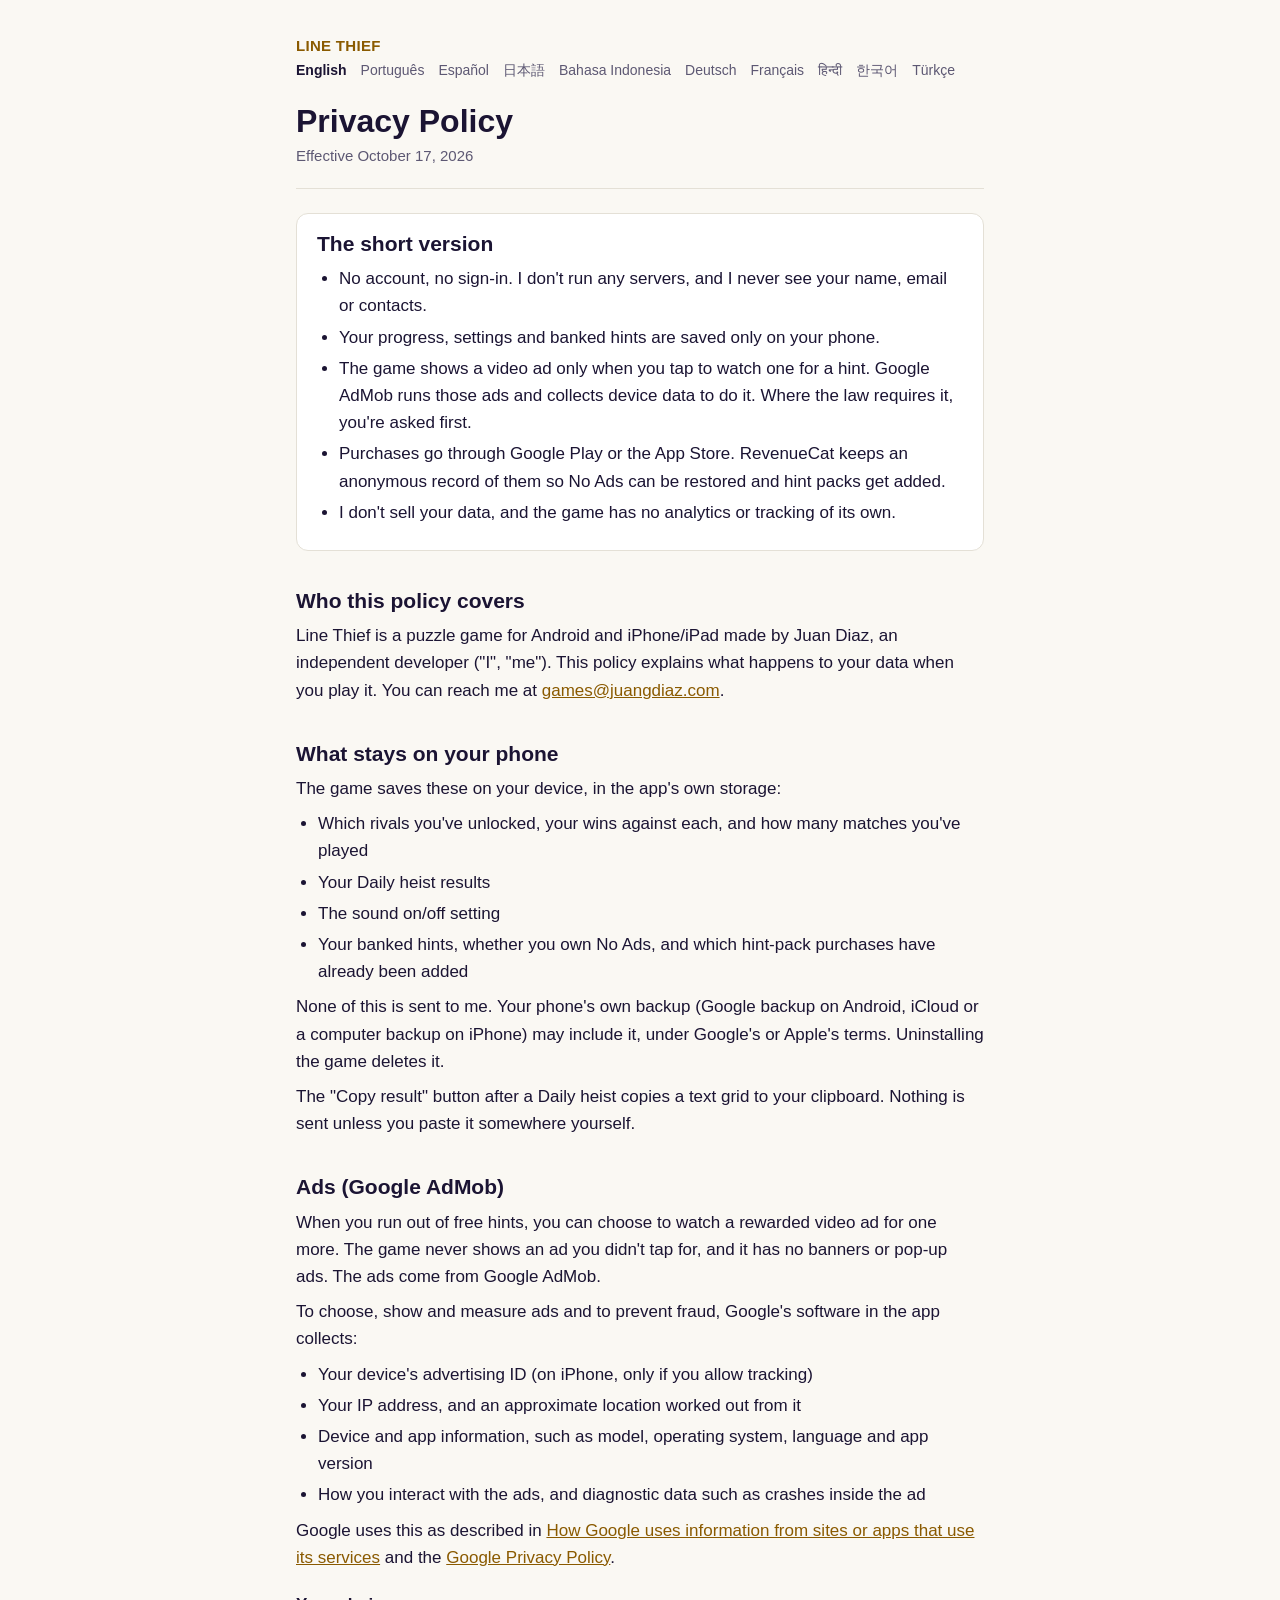
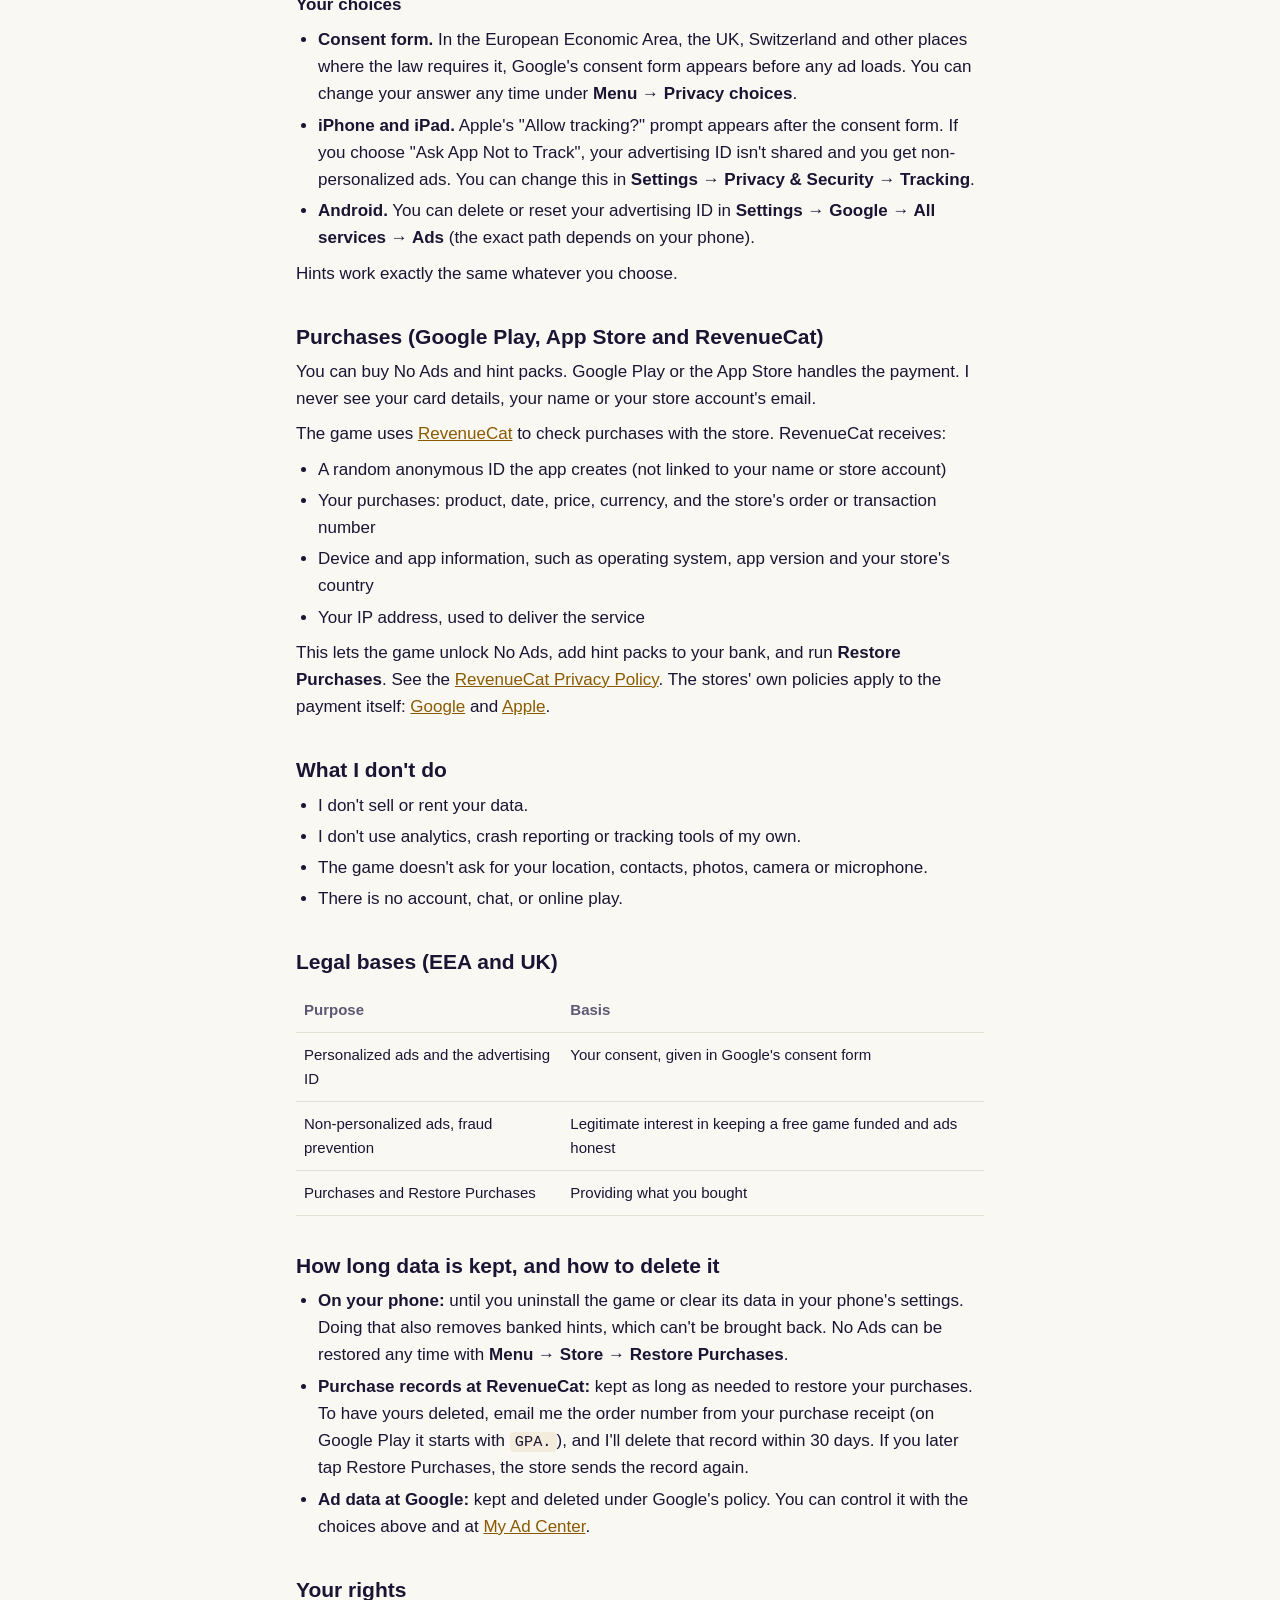
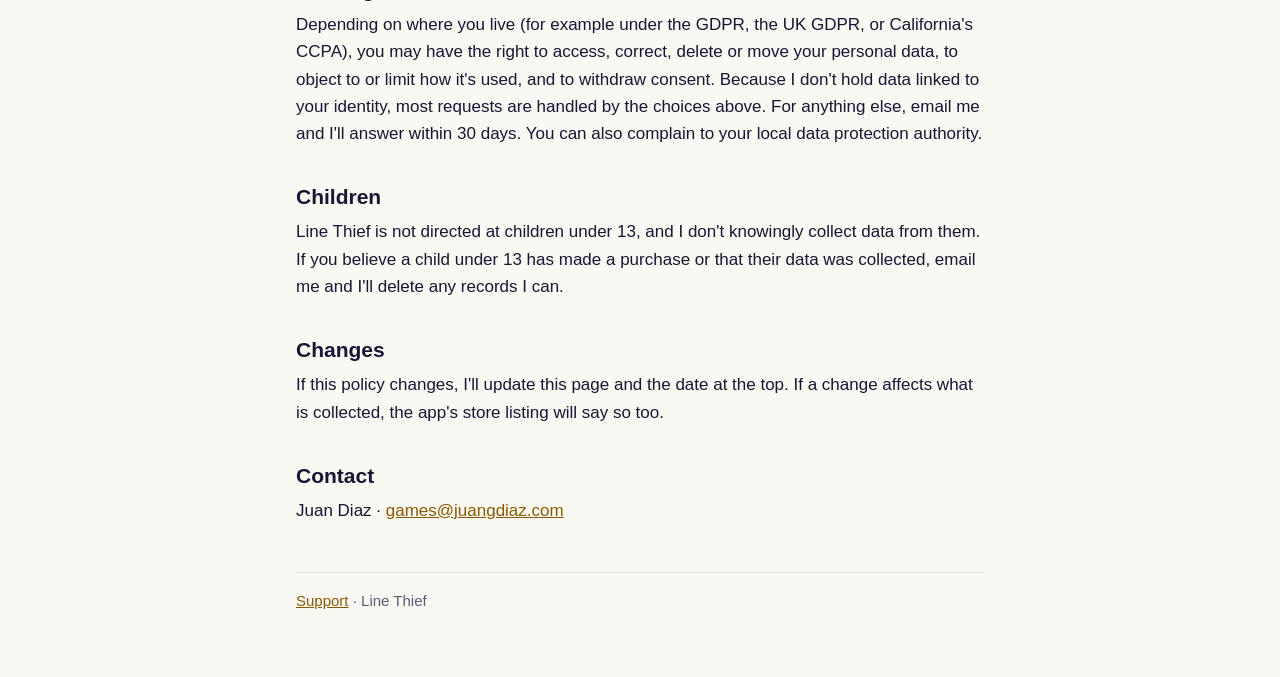
<file: privacy/index.html>
<!doctype html>
<html lang="en">
<head>
<meta charset="utf-8">
<meta name="viewport" content="width=device-width,initial-scale=1">
<title>Privacy Policy · Line Thief</title>
<meta name="description" content="What the Line Thief game collects, who it shares it with, and how to delete it.">
<link rel="stylesheet" href="../site.css">
</head>
<body>
<main>
<header>
  <a class="brand" href="../support/">Line Thief</a>
  <nav class="langs" aria-label="Language">
    <a href="./" lang="en" aria-current="page">English</a>
    <a href="pt/" lang="pt-BR">Português</a>
    <a href="es/" lang="es">Español</a>
    <a href="ja/" lang="ja">日本語</a>
    <a href="id/" lang="id">Bahasa Indonesia</a>
    <a href="de/" lang="de">Deutsch</a>
    <a href="fr/" lang="fr">Français</a>
    <a href="hi/" lang="hi">हिन्दी</a>
    <a href="ko/" lang="ko">한국어</a>
    <a href="tr/" lang="tr">Türkçe</a>
  </nav>
  <h1>Privacy Policy</h1>
  <p class="meta">Effective October 17, 2026</p>
</header>

<section class="summary">
  <h2>The short version</h2>
  <ul>
    <li>No account, no sign-in. I don't run any servers, and I never see your name, email or contacts.</li>
    <li>Your progress, settings and banked hints are saved only on your phone.</li>
    <li>The game shows a video ad only when you tap to watch one for a hint. Google AdMob runs those ads and collects device data to do it. Where the law requires it, you're asked first.</li>
    <li>Purchases go through Google Play or the App Store. RevenueCat keeps an anonymous record of them so No Ads can be restored and hint packs get added.</li>
    <li>I don't sell your data, and the game has no analytics or tracking of its own.</li>
  </ul>
</section>

<h2>Who this policy covers</h2>
<p>Line Thief is a puzzle game for Android and iPhone/iPad made by Juan Diaz, an independent developer ("I", "me"). This policy explains what happens to your data when you play it. You can reach me at <a href="mailto:games@juangdiaz.com">games@juangdiaz.com</a>.</p>

<h2>What stays on your phone</h2>
<p>The game saves these on your device, in the app's own storage:</p>
<ul>
  <li>Which rivals you've unlocked, your wins against each, and how many matches you've played</li>
  <li>Your Daily heist results</li>
  <li>The sound on/off setting</li>
  <li>Your banked hints, whether you own No Ads, and which hint-pack purchases have already been added</li>
</ul>
<p>None of this is sent to me. Your phone's own backup (Google backup on Android, iCloud or a computer backup on iPhone) may include it, under Google's or Apple's terms. Uninstalling the game deletes it.</p>
<p>The "Copy result" button after a Daily heist copies a text grid to your clipboard. Nothing is sent unless you paste it somewhere yourself.</p>

<h2>Ads (Google AdMob)</h2>
<p>When you run out of free hints, you can choose to watch a rewarded video ad for one more. The game never shows an ad you didn't tap for, and it has no banners or pop-up ads. The ads come from Google AdMob.</p>
<p>To choose, show and measure ads and to prevent fraud, Google's software in the app collects:</p>
<ul>
  <li>Your device's advertising ID (on iPhone, only if you allow tracking)</li>
  <li>Your IP address, and an approximate location worked out from it</li>
  <li>Device and app information, such as model, operating system, language and app version</li>
  <li>How you interact with the ads, and diagnostic data such as crashes inside the ad</li>
</ul>
<p>Google uses this as described in <a href="https://policies.google.com/technologies/partner-sites">How Google uses information from sites or apps that use its services</a> and the <a href="https://policies.google.com/privacy">Google Privacy Policy</a>.</p>
<h3>Your choices</h3>
<ul>
  <li><b>Consent form.</b> In the European Economic Area, the UK, Switzerland and other places where the law requires it, Google's consent form appears before any ad loads. You can change your answer any time under <b>Menu → Privacy choices</b>.</li>
  <li><b>iPhone and iPad.</b> Apple's "Allow tracking?" prompt appears after the consent form. If you choose "Ask App Not to Track", your advertising ID isn't shared and you get non-personalized ads. You can change this in <b>Settings → Privacy &amp; Security → Tracking</b>.</li>
  <li><b>Android.</b> You can delete or reset your advertising ID in <b>Settings → Google → All services → Ads</b> (the exact path depends on your phone).</li>
</ul>
<p>Hints work exactly the same whatever you choose.</p>

<h2>Purchases (Google Play, App Store and RevenueCat)</h2>
<p>You can buy No Ads and hint packs. Google Play or the App Store handles the payment. I never see your card details, your name or your store account's email.</p>
<p>The game uses <a href="https://www.revenuecat.com">RevenueCat</a> to check purchases with the store. RevenueCat receives:</p>
<ul>
  <li>A random anonymous ID the app creates (not linked to your name or store account)</li>
  <li>Your purchases: product, date, price, currency, and the store's order or transaction number</li>
  <li>Device and app information, such as operating system, app version and your store's country</li>
  <li>Your IP address, used to deliver the service</li>
</ul>
<p>This lets the game unlock No Ads, add hint packs to your bank, and run <b>Restore Purchases</b>. See the <a href="https://www.revenuecat.com/privacy">RevenueCat Privacy Policy</a>. The stores' own policies apply to the payment itself: <a href="https://policies.google.com/privacy">Google</a> and <a href="https://www.apple.com/legal/privacy/">Apple</a>.</p>

<h2>What I don't do</h2>
<ul>
  <li>I don't sell or rent your data.</li>
  <li>I don't use analytics, crash reporting or tracking tools of my own.</li>
  <li>The game doesn't ask for your location, contacts, photos, camera or microphone.</li>
  <li>There is no account, chat, or online play.</li>
</ul>

<h2>Legal bases (EEA and UK)</h2>
<table>
  <thead><tr><th>Purpose</th><th>Basis</th></tr></thead>
  <tbody>
    <tr><td>Personalized ads and the advertising ID</td><td>Your consent, given in Google's consent form</td></tr>
    <tr><td>Non-personalized ads, fraud prevention</td><td>Legitimate interest in keeping a free game funded and ads honest</td></tr>
    <tr><td>Purchases and Restore Purchases</td><td>Providing what you bought</td></tr>
  </tbody>
</table>

<h2>How long data is kept, and how to delete it</h2>
<ul>
  <li><b>On your phone:</b> until you uninstall the game or clear its data in your phone's settings. Doing that also removes banked hints, which can't be brought back. No Ads can be restored any time with <b>Menu → Store → Restore Purchases</b>.</li>
  <li><b>Purchase records at RevenueCat:</b> kept as long as needed to restore your purchases. To have yours deleted, email me the order number from your purchase receipt (on Google Play it starts with <code>GPA.</code>), and I'll delete that record within 30 days. If you later tap Restore Purchases, the store sends the record again.</li>
  <li><b>Ad data at Google:</b> kept and deleted under Google's policy. You can control it with the choices above and at <a href="https://myadcenter.google.com">My Ad Center</a>.</li>
</ul>

<h2>Your rights</h2>
<p>Depending on where you live (for example under the GDPR, the UK GDPR, or California's CCPA), you may have the right to access, correct, delete or move your personal data, to object to or limit how it's used, and to withdraw consent. Because I don't hold data linked to your identity, most requests are handled by the choices above. For anything else, email me and I'll answer within 30 days. You can also complain to your local data protection authority.</p>

<h2>Children</h2>
<p>Line Thief is not directed at children under 13, and I don't knowingly collect data from them. If you believe a child under 13 has made a purchase or that their data was collected, email me and I'll delete any records I can.</p>

<h2>Changes</h2>
<p>If this policy changes, I'll update this page and the date at the top. If a change affects what is collected, the app's store listing will say so too.</p>

<h2>Contact</h2>
<p>Juan Diaz · <a href="mailto:games@juangdiaz.com">games@juangdiaz.com</a></p>

<footer>
  <a href="../support/">Support</a> · Line Thief
</footer>
</main>
</body>
</html>
</file>
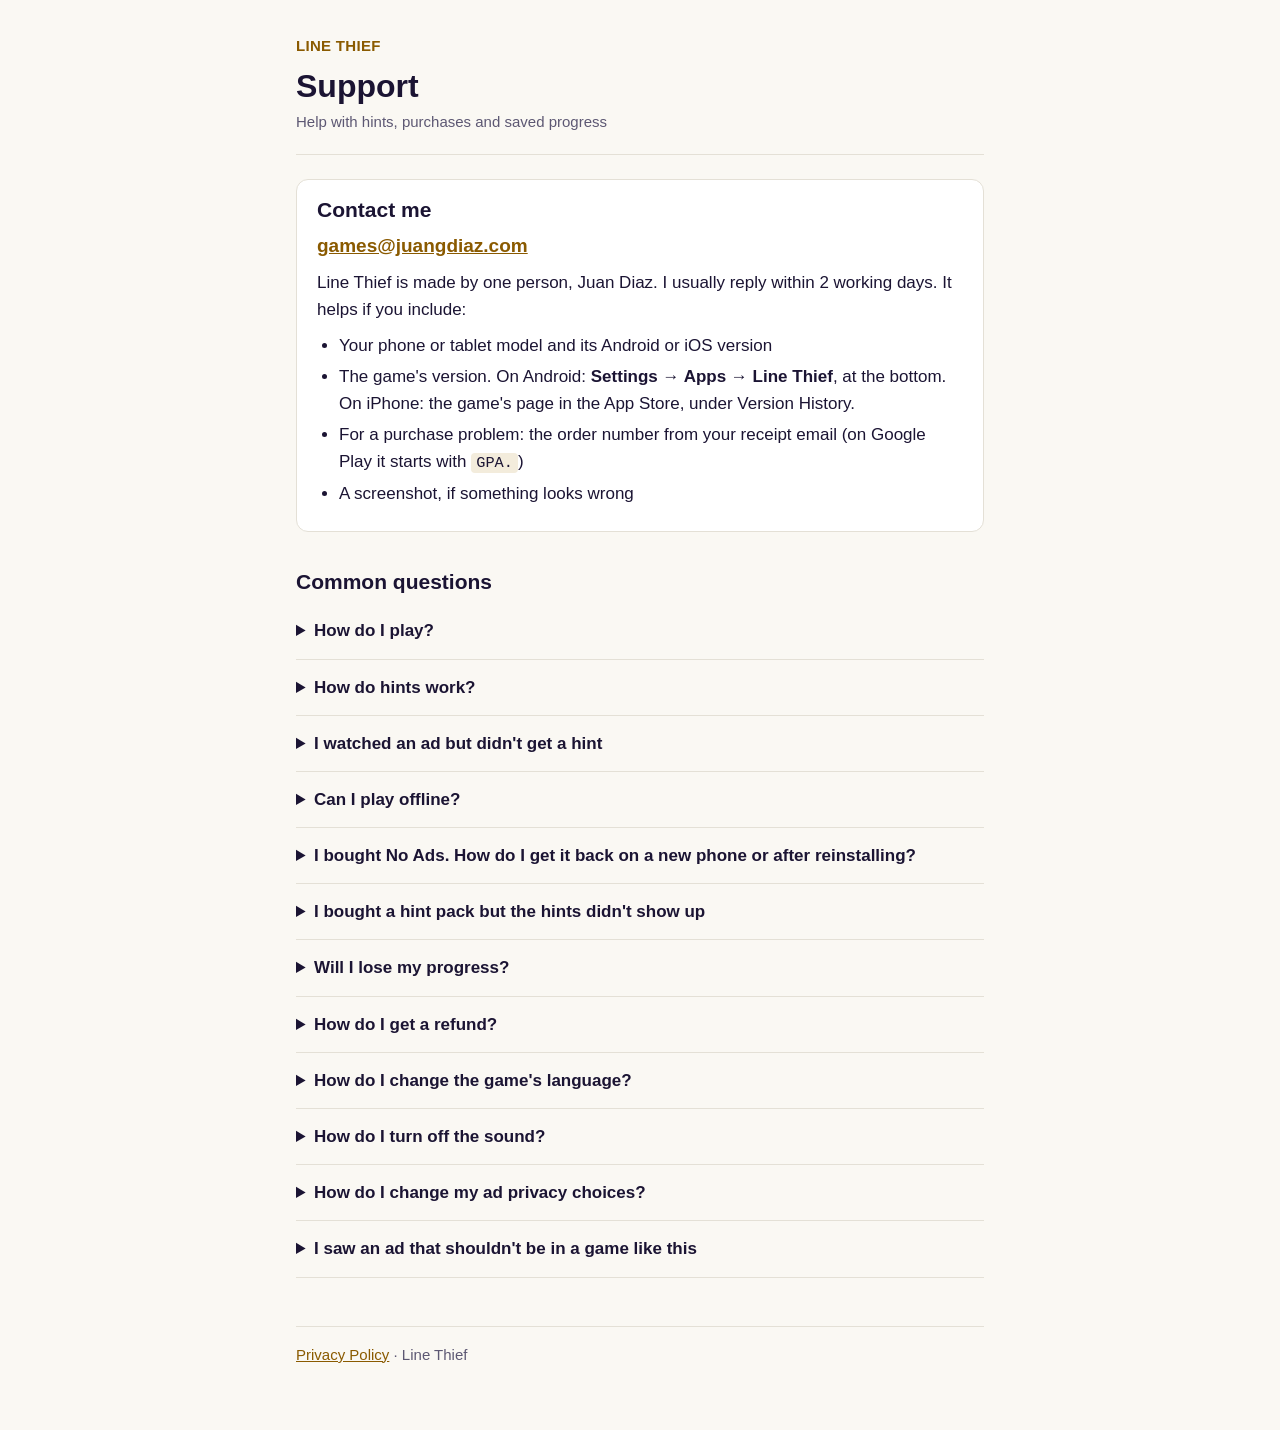
<file: support/index.html>
<!doctype html>
<html lang="en">
<head>
<meta charset="utf-8">
<meta name="viewport" content="width=device-width,initial-scale=1">
<title>Support · Line Thief</title>
<meta name="description" content="Help with Line Thief: hints, No Ads, Restore Purchases, saved progress and refunds.">
<link rel="stylesheet" href="../site.css">
</head>
<body>
<main>
<header>
  <a class="brand" href="./">Line Thief</a>
  <h1>Support</h1>
  <p class="meta">Help with hints, purchases and saved progress</p>
</header>

<section class="contact">
  <h2>Contact me</h2>
  <p class="email"><a href="mailto:games@juangdiaz.com?subject=Line%20Thief%20support">games@juangdiaz.com</a></p>
  <p>Line Thief is made by one person, Juan Diaz. I usually reply within 2 working days. It helps if you include:</p>
  <ul>
    <li>Your phone or tablet model and its Android or iOS version</li>
    <li>The game's version. On Android: <b>Settings → Apps → Line Thief</b>, at the bottom. On iPhone: the game's page in the App Store, under Version History.</li>
    <li>For a purchase problem: the order number from your receipt email (on Google Play it starts with <code>GPA.</code>)</li>
    <li>A screenshot, if something looks wrong</li>
  </ul>
</section>

<h2>Common questions</h2>

<details>
  <summary>How do I play?</summary>
  <div>
    <p>You and your rival take turns placing pieces from one shared tray on an 8×8 board. Fill a row or column to score it. Blocks you clear that belong to your rival count as steals. First to 100 points wins.</p>
    <p>Open <b>Menu → How to play</b> for the full rules. Beat a rival to unlock the next one; there are 10. The Daily heist is the same puzzle for everyone each day, and <b>2 players</b> lets two people play on one phone.</p>
  </div>
</details>

<details>
  <summary>How do hints work?</summary>
  <div>
    <p>Every match gives you 3 free hints. After that you can get up to 3 more in the same match, one per rewarded video ad, or use a banked hint from a hint pack.</p>
    <p>If you own No Ads, those 3 extra hints come without the ad. Tapping Hint again on the same turn shows the same hint and doesn't use another one.</p>
  </div>
</details>

<details>
  <summary>I watched an ad but didn't get a hint</summary>
  <div>
    <p>The hint is given only if the ad plays to the end. Closing it early gives no hint, and you can try again.</p>
    <p>If the button says <b>needs a connection</b>, or no ad is available, check that you're online and try again in a minute. Ads sometimes run out for a short while.</p>
  </div>
</details>

<details>
  <summary>Can I play offline?</summary>
  <div>
    <p>Yes. All modes, rivals and free hints work without a connection. Only watching an ad and the Store need the internet.</p>
  </div>
</details>

<details>
  <summary>I bought No Ads. How do I get it back on a new phone or after reinstalling?</summary>
  <div>
    <ol>
      <li>Sign in to the same Google account (Android) or Apple ID (iPhone/iPad) you bought it with.</li>
      <li>Open the game, tap <b>Menu → Store</b>.</li>
      <li>Tap <b>Restore Purchases</b>.</li>
    </ol>
    <p>No Ads moves between Android phones on one Google account, and between iPhones and iPads on one Apple ID. It doesn't move between Android and iPhone, because the two stores keep separate purchase records.</p>
  </div>
</details>

<details>
  <summary>I bought a hint pack but the hints didn't show up</summary>
  <div>
    <p>Some payments take a few minutes to go through, especially with cash, bank transfer or carrier billing. Keep the game open with a connection, then open <b>Menu → Store</b> again.</p>
    <p>If the hints still haven't arrived after an hour, email me with the order number and I'll sort it out.</p>
  </div>
</details>

<details>
  <summary>Will I lose my progress?</summary>
  <div>
    <p>Your unlocked rivals, wins and banked hints are saved on your phone, not in an account. Updating the game keeps them.</p>
    <p>Uninstalling the game or clearing its data in your phone's settings erases them. Your phone's own backup (Google backup on Android, iCloud on iPhone) may bring them back when you set up a phone from that backup, but that isn't guaranteed.</p>
    <p>Banked hints can't be restored with Restore Purchases, so use them before you switch phones. No Ads can always be restored.</p>
  </div>
</details>

<details>
  <summary>How do I get a refund?</summary>
  <div>
    <p>Refunds are handled by the store you paid:</p>
    <ul>
      <li><b>Google Play:</b> go to <a href="https://play.google.com/store/account/orderhistory">play.google.com/store/account/orderhistory</a>, find the purchase and choose <b>Request a refund</b>. Within 48 hours of buying, Google usually decides quickly. After that, email me with the order number and I'll look at it.</li>
      <li><b>App Store:</b> go to <a href="https://reportaproblem.apple.com">reportaproblem.apple.com</a>, sign in, and choose <b>Request a refund</b>. Apple decides these; I can't refund App Store purchases myself.</li>
    </ul>
  </div>
</details>

<details>
  <summary>How do I change the game's language?</summary>
  <div>
    <p>The game uses your phone's language. It's available in English, Portuguese (Brazil), Spanish (Latin America), Japanese, Indonesian, German, French, Hindi, Korean and Turkish.</p>
    <p>To use a different language just for Line Thief: on Android 13 or newer, <b>Settings → Apps → Line Thief → Language</b>. On iPhone or iPad, <b>Settings → Apps → Line Thief → Language</b>.</p>
  </div>
</details>

<details>
  <summary>How do I turn off the sound?</summary>
  <div>
    <p>Tap the <b>♪</b> button at the top of the screen, next to Menu. The game remembers your choice.</p>
  </div>
</details>

<details>
  <summary>How do I change my ad privacy choices?</summary>
  <div>
    <p>Where the law requires a consent form (for example in the EU and UK), <b>Menu → Privacy choices</b> opens it again so you can change your answer. On iPhone and iPad, tracking is controlled in <b>Settings → Privacy &amp; Security → Tracking</b>. Hints work the same whatever you choose.</p>
    <p>Read the <a href="../privacy/">Privacy Policy</a> for what the ads collect.</p>
  </div>
</details>

<details>
  <summary>I saw an ad that shouldn't be in a game like this</summary>
  <div>
    <p>Email me what the ad was for and roughly when you saw it, and I'll block that advertiser or category.</p>
  </div>
</details>

<footer>
  <a href="../privacy/">Privacy Policy</a> · Line Thief
</footer>
</main>
</body>
</html>
</file>
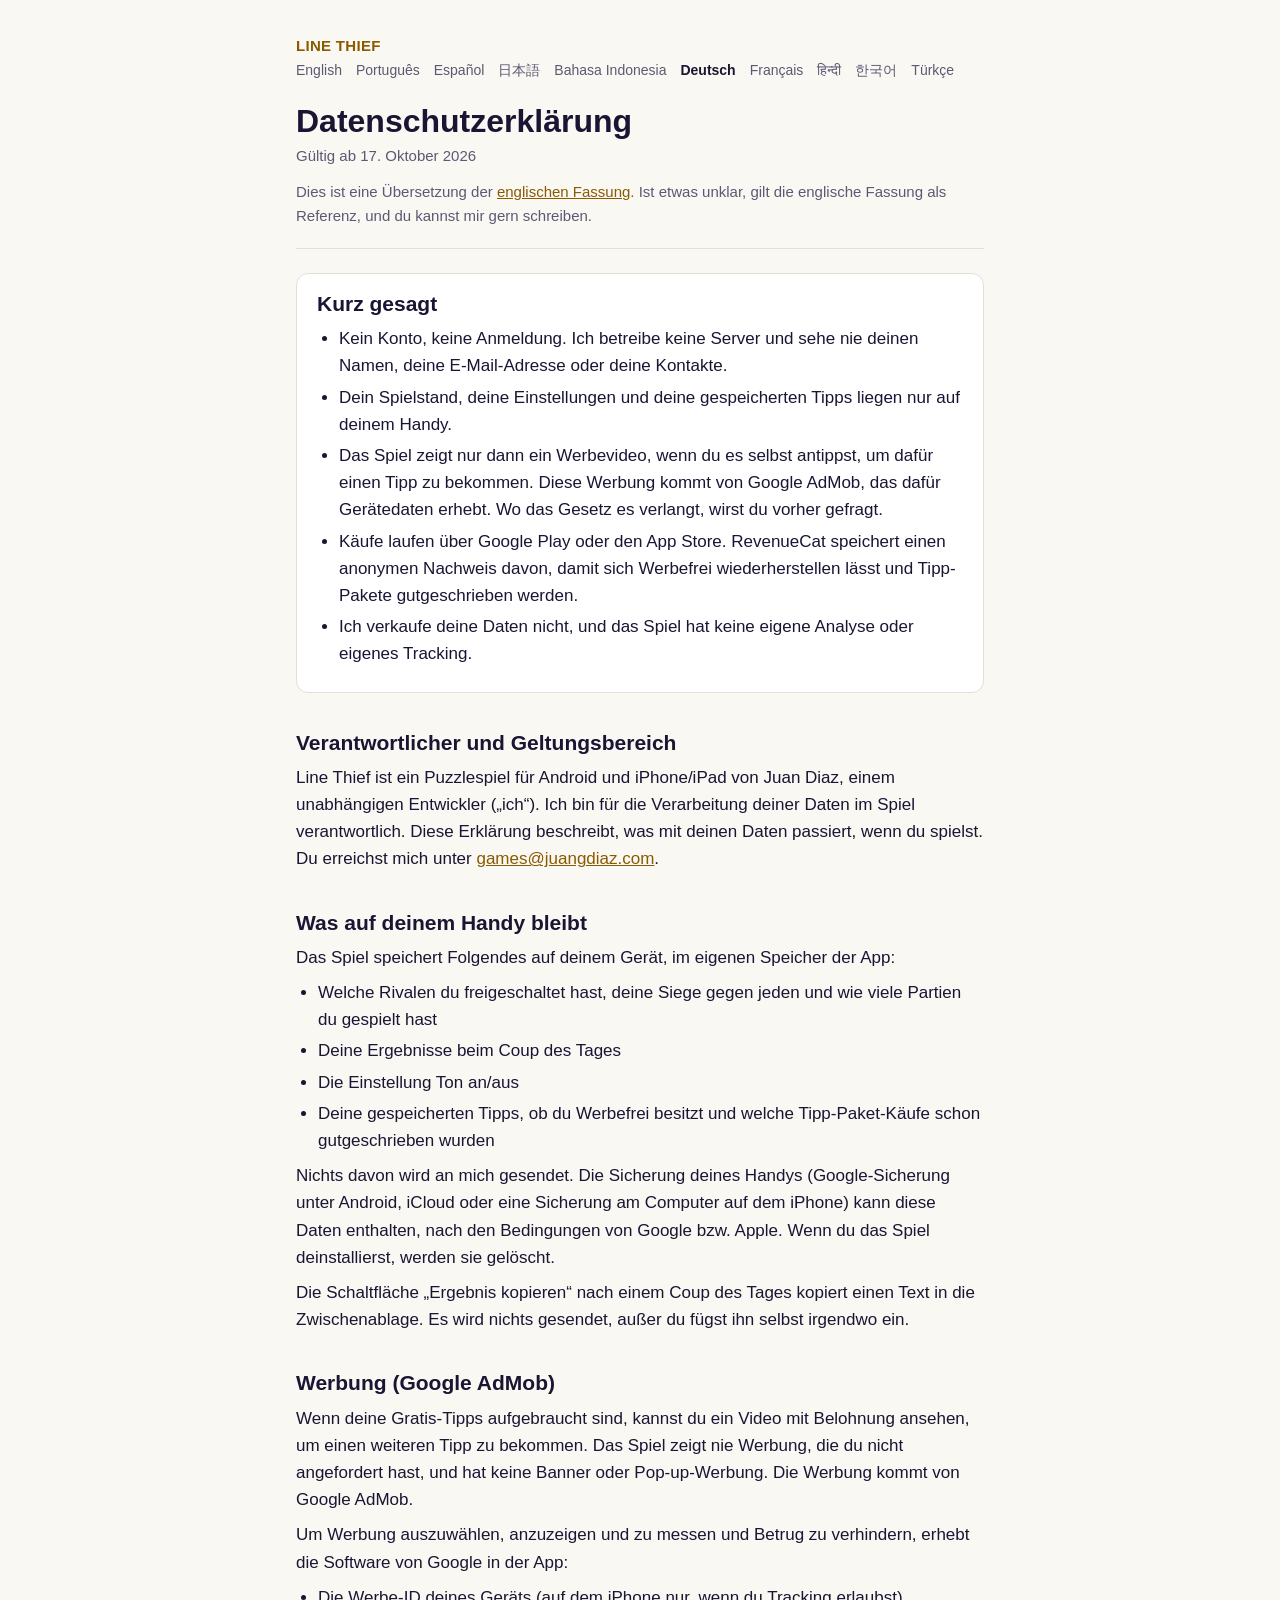
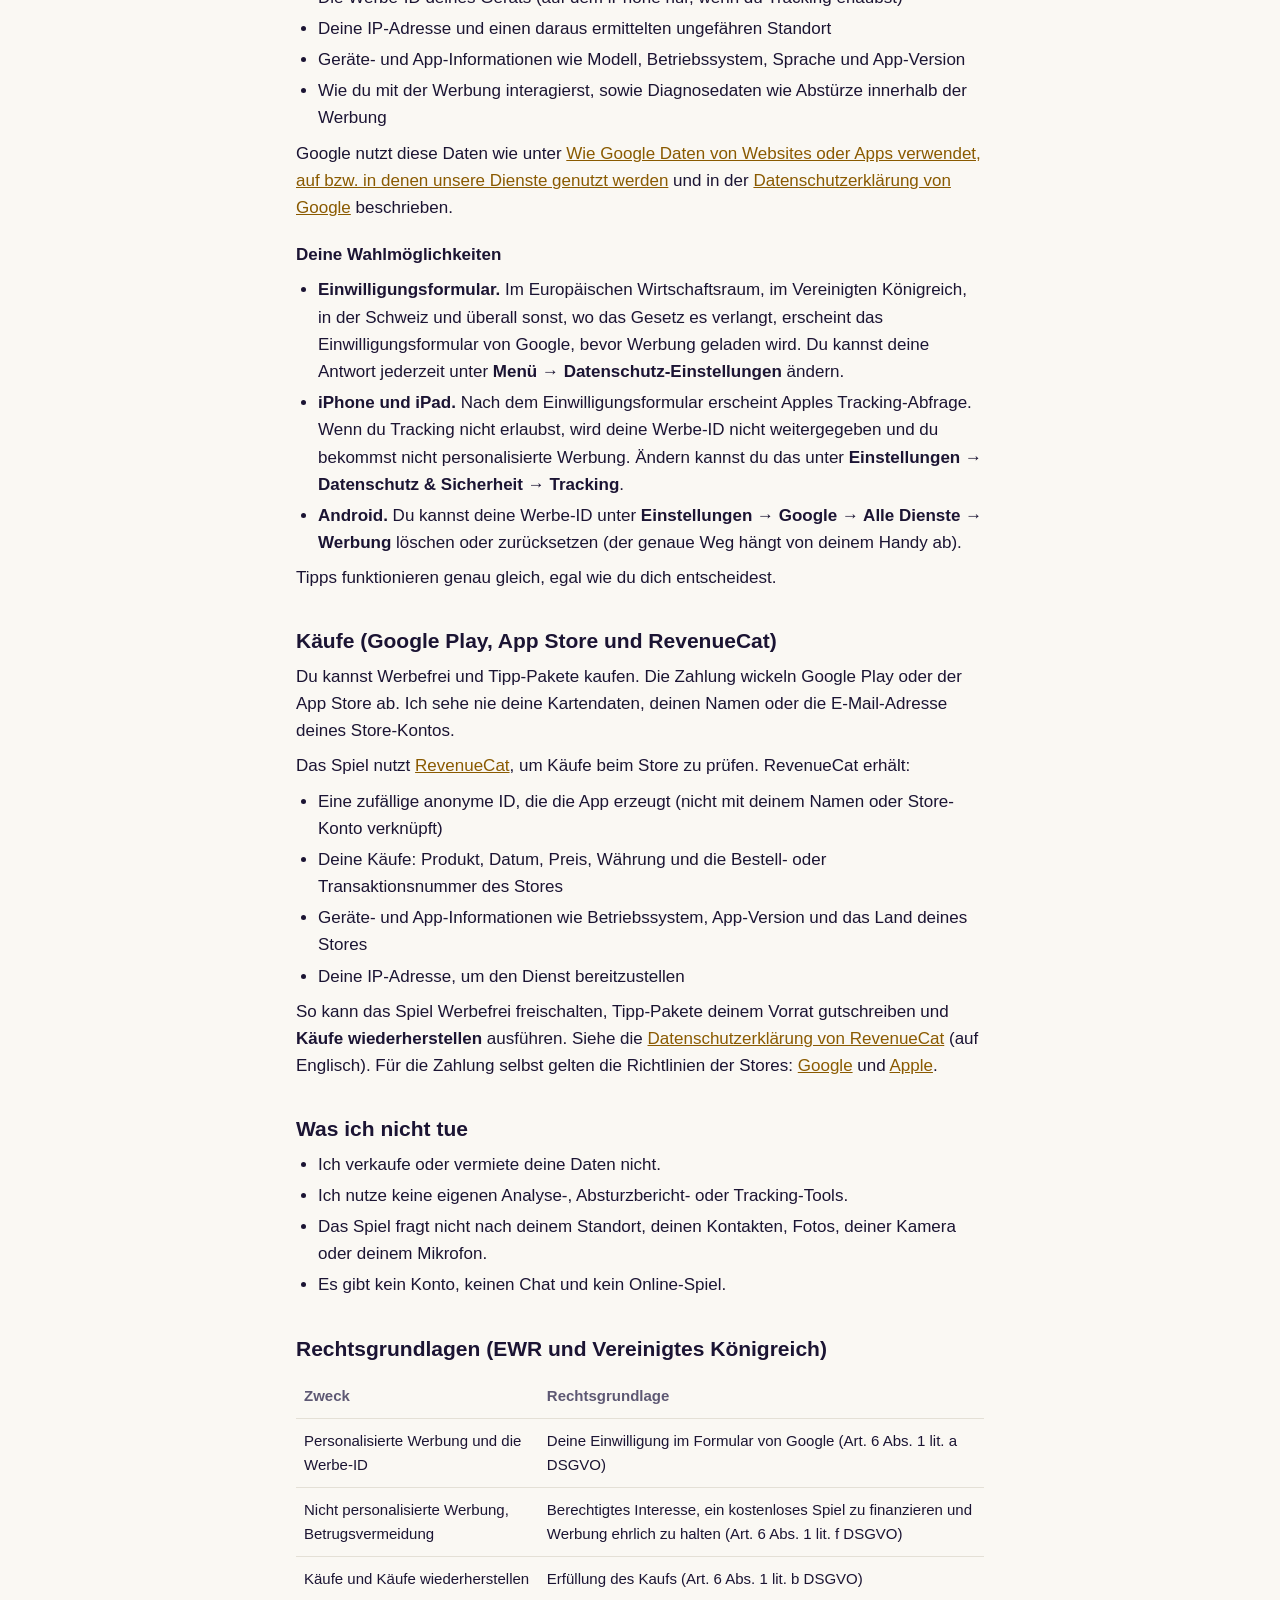
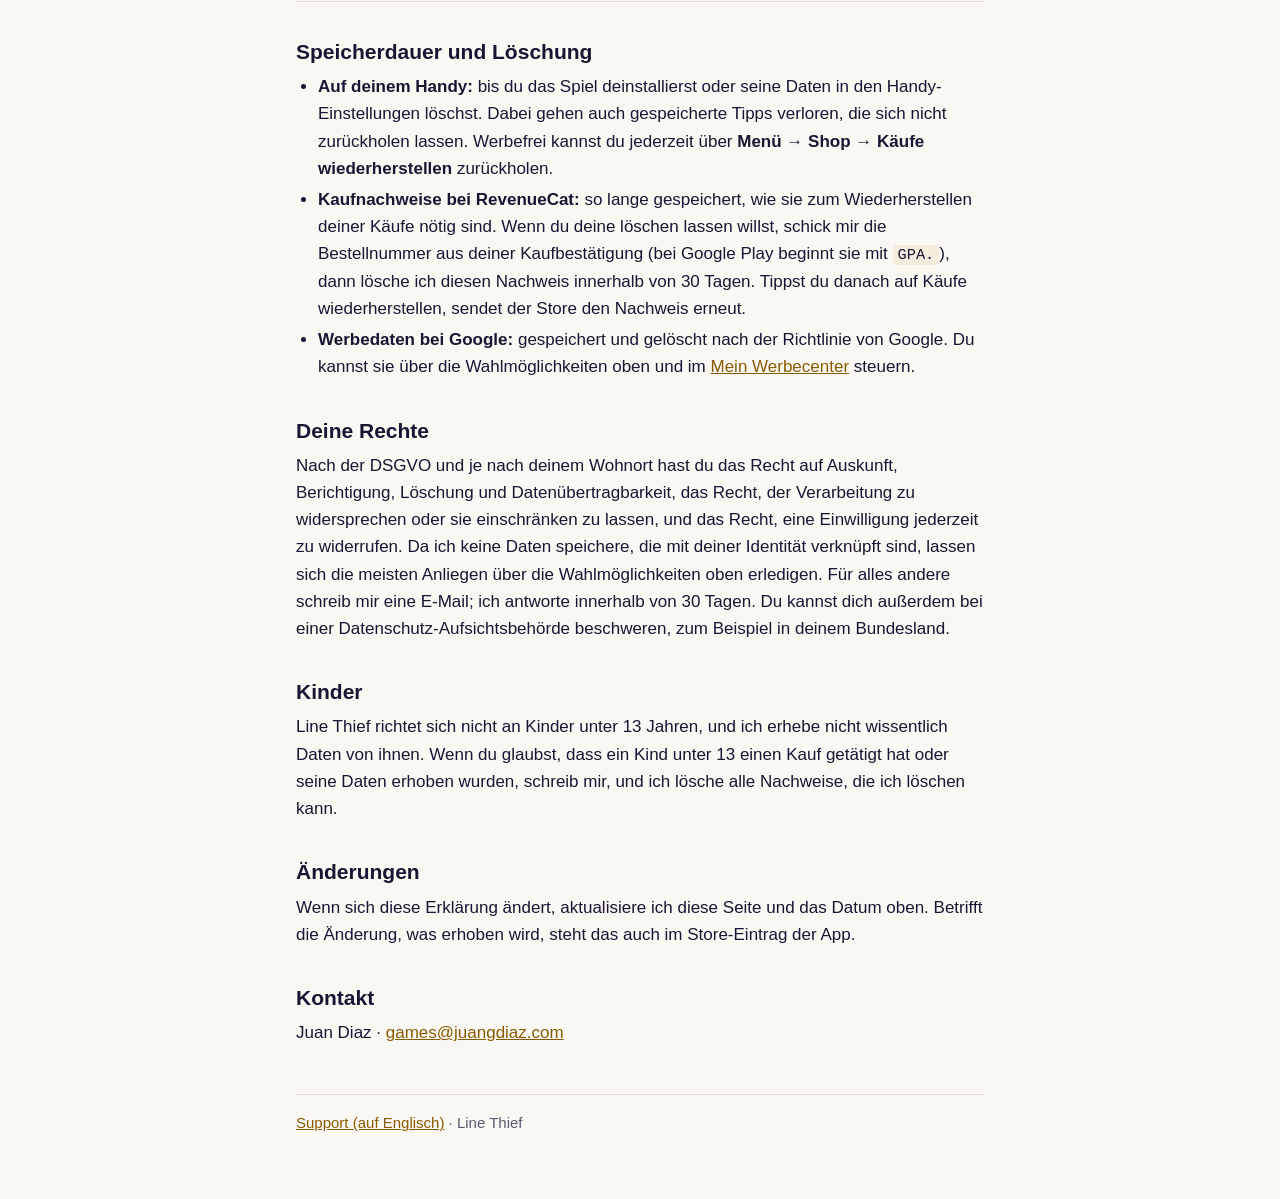
<file: privacy/de/index.html>
<!doctype html>
<html lang="de">
<head>
<meta charset="utf-8">
<meta name="viewport" content="width=device-width,initial-scale=1">
<title>Datenschutzerklärung · Line Thief</title>
<meta name="description" content="Was das Spiel Line Thief erhebt, an wen es Daten weitergibt und wie du sie löschen lassen kannst.">
<link rel="stylesheet" href="../../site.css">
</head>
<body>
<main>
<header>
  <a class="brand" href="../../support/">Line Thief</a>
  <nav class="langs" aria-label="Sprache">
    <a href="../" lang="en">English</a>
    <a href="../pt/" lang="pt-BR">Português</a>
    <a href="../es/" lang="es">Español</a>
    <a href="../ja/" lang="ja">日本語</a>
    <a href="../id/" lang="id">Bahasa Indonesia</a>
    <a href="../de/" lang="de" aria-current="page">Deutsch</a>
    <a href="../fr/" lang="fr">Français</a>
    <a href="../hi/" lang="hi">हिन्दी</a>
    <a href="../ko/" lang="ko">한국어</a>
    <a href="../tr/" lang="tr">Türkçe</a>
  </nav>
  <h1>Datenschutzerklärung</h1>
  <p class="meta">Gültig ab 17. Oktober 2026</p>
  <p class="note">Dies ist eine Übersetzung der <a href="../">englischen Fassung</a>. Ist etwas unklar, gilt die englische Fassung als Referenz, und du kannst mir gern schreiben.</p>
</header>

<section class="summary">
  <h2>Kurz gesagt</h2>
  <ul>
    <li>Kein Konto, keine Anmeldung. Ich betreibe keine Server und sehe nie deinen Namen, deine E-Mail-Adresse oder deine Kontakte.</li>
    <li>Dein Spielstand, deine Einstellungen und deine gespeicherten Tipps liegen nur auf deinem Handy.</li>
    <li>Das Spiel zeigt nur dann ein Werbevideo, wenn du es selbst antippst, um dafür einen Tipp zu bekommen. Diese Werbung kommt von Google AdMob, das dafür Gerätedaten erhebt. Wo das Gesetz es verlangt, wirst du vorher gefragt.</li>
    <li>Käufe laufen über Google Play oder den App Store. RevenueCat speichert einen anonymen Nachweis davon, damit sich Werbefrei wiederherstellen lässt und Tipp-Pakete gutgeschrieben werden.</li>
    <li>Ich verkaufe deine Daten nicht, und das Spiel hat keine eigene Analyse oder eigenes Tracking.</li>
  </ul>
</section>

<h2>Verantwortlicher und Geltungsbereich</h2>
<p>Line Thief ist ein Puzzlespiel für Android und iPhone/iPad von Juan Diaz, einem unabhängigen Entwickler („ich“). Ich bin für die Verarbeitung deiner Daten im Spiel verantwortlich. Diese Erklärung beschreibt, was mit deinen Daten passiert, wenn du spielst. Du erreichst mich unter <a href="mailto:games@juangdiaz.com">games@juangdiaz.com</a>.</p>

<h2>Was auf deinem Handy bleibt</h2>
<p>Das Spiel speichert Folgendes auf deinem Gerät, im eigenen Speicher der App:</p>
<ul>
  <li>Welche Rivalen du freigeschaltet hast, deine Siege gegen jeden und wie viele Partien du gespielt hast</li>
  <li>Deine Ergebnisse beim Coup des Tages</li>
  <li>Die Einstellung Ton an/aus</li>
  <li>Deine gespeicherten Tipps, ob du Werbefrei besitzt und welche Tipp-Paket-Käufe schon gutgeschrieben wurden</li>
</ul>
<p>Nichts davon wird an mich gesendet. Die Sicherung deines Handys (Google-Sicherung unter Android, iCloud oder eine Sicherung am Computer auf dem iPhone) kann diese Daten enthalten, nach den Bedingungen von Google bzw. Apple. Wenn du das Spiel deinstallierst, werden sie gelöscht.</p>
<p>Die Schaltfläche „Ergebnis kopieren“ nach einem Coup des Tages kopiert einen Text in die Zwischenablage. Es wird nichts gesendet, außer du fügst ihn selbst irgendwo ein.</p>

<h2>Werbung (Google AdMob)</h2>
<p>Wenn deine Gratis-Tipps aufgebraucht sind, kannst du ein Video mit Belohnung ansehen, um einen weiteren Tipp zu bekommen. Das Spiel zeigt nie Werbung, die du nicht angefordert hast, und hat keine Banner oder Pop-up-Werbung. Die Werbung kommt von Google AdMob.</p>
<p>Um Werbung auszuwählen, anzuzeigen und zu messen und Betrug zu verhindern, erhebt die Software von Google in der App:</p>
<ul>
  <li>Die Werbe-ID deines Geräts (auf dem iPhone nur, wenn du Tracking erlaubst)</li>
  <li>Deine IP-Adresse und einen daraus ermittelten ungefähren Standort</li>
  <li>Geräte- und App-Informationen wie Modell, Betriebssystem, Sprache und App-Version</li>
  <li>Wie du mit der Werbung interagierst, sowie Diagnosedaten wie Abstürze innerhalb der Werbung</li>
</ul>
<p>Google nutzt diese Daten wie unter <a href="https://policies.google.com/technologies/partner-sites?hl=de">Wie Google Daten von Websites oder Apps verwendet, auf bzw. in denen unsere Dienste genutzt werden</a> und in der <a href="https://policies.google.com/privacy?hl=de">Datenschutzerklärung von Google</a> beschrieben.</p>
<h3>Deine Wahlmöglichkeiten</h3>
<ul>
  <li><b>Einwilligungsformular.</b> Im Europäischen Wirtschaftsraum, im Vereinigten Königreich, in der Schweiz und überall sonst, wo das Gesetz es verlangt, erscheint das Einwilligungsformular von Google, bevor Werbung geladen wird. Du kannst deine Antwort jederzeit unter <b>Menü → Datenschutz-Einstellungen</b> ändern.</li>
  <li><b>iPhone und iPad.</b> Nach dem Einwilligungsformular erscheint Apples Tracking-Abfrage. Wenn du Tracking nicht erlaubst, wird deine Werbe-ID nicht weitergegeben und du bekommst nicht personalisierte Werbung. Ändern kannst du das unter <b>Einstellungen → Datenschutz &amp; Sicherheit → Tracking</b>.</li>
  <li><b>Android.</b> Du kannst deine Werbe-ID unter <b>Einstellungen → Google → Alle Dienste → Werbung</b> löschen oder zurücksetzen (der genaue Weg hängt von deinem Handy ab).</li>
</ul>
<p>Tipps funktionieren genau gleich, egal wie du dich entscheidest.</p>

<h2>Käufe (Google Play, App Store und RevenueCat)</h2>
<p>Du kannst Werbefrei und Tipp-Pakete kaufen. Die Zahlung wickeln Google Play oder der App Store ab. Ich sehe nie deine Kartendaten, deinen Namen oder die E-Mail-Adresse deines Store-Kontos.</p>
<p>Das Spiel nutzt <a href="https://www.revenuecat.com">RevenueCat</a>, um Käufe beim Store zu prüfen. RevenueCat erhält:</p>
<ul>
  <li>Eine zufällige anonyme ID, die die App erzeugt (nicht mit deinem Namen oder Store-Konto verknüpft)</li>
  <li>Deine Käufe: Produkt, Datum, Preis, Währung und die Bestell- oder Transaktionsnummer des Stores</li>
  <li>Geräte- und App-Informationen wie Betriebssystem, App-Version und das Land deines Stores</li>
  <li>Deine IP-Adresse, um den Dienst bereitzustellen</li>
</ul>
<p>So kann das Spiel Werbefrei freischalten, Tipp-Pakete deinem Vorrat gutschreiben und <b>Käufe wiederherstellen</b> ausführen. Siehe die <a href="https://www.revenuecat.com/privacy">Datenschutzerklärung von RevenueCat</a> (auf Englisch). Für die Zahlung selbst gelten die Richtlinien der Stores: <a href="https://policies.google.com/privacy?hl=de">Google</a> und <a href="https://www.apple.com/legal/privacy/">Apple</a>.</p>

<h2>Was ich nicht tue</h2>
<ul>
  <li>Ich verkaufe oder vermiete deine Daten nicht.</li>
  <li>Ich nutze keine eigenen Analyse-, Absturzbericht- oder Tracking-Tools.</li>
  <li>Das Spiel fragt nicht nach deinem Standort, deinen Kontakten, Fotos, deiner Kamera oder deinem Mikrofon.</li>
  <li>Es gibt kein Konto, keinen Chat und kein Online-Spiel.</li>
</ul>

<h2>Rechtsgrundlagen (EWR und Vereinigtes Königreich)</h2>
<table>
  <thead><tr><th>Zweck</th><th>Rechtsgrundlage</th></tr></thead>
  <tbody>
    <tr><td>Personalisierte Werbung und die Werbe-ID</td><td>Deine Einwilligung im Formular von Google (Art. 6 Abs. 1 lit. a DSGVO)</td></tr>
    <tr><td>Nicht personalisierte Werbung, Betrugsvermeidung</td><td>Berechtigtes Interesse, ein kostenloses Spiel zu finanzieren und Werbung ehrlich zu halten (Art. 6 Abs. 1 lit. f DSGVO)</td></tr>
    <tr><td>Käufe und Käufe wiederherstellen</td><td>Erfüllung des Kaufs (Art. 6 Abs. 1 lit. b DSGVO)</td></tr>
  </tbody>
</table>

<h2>Speicherdauer und Löschung</h2>
<ul>
  <li><b>Auf deinem Handy:</b> bis du das Spiel deinstallierst oder seine Daten in den Handy-Einstellungen löschst. Dabei gehen auch gespeicherte Tipps verloren, die sich nicht zurückholen lassen. Werbefrei kannst du jederzeit über <b>Menü → Shop → Käufe wiederherstellen</b> zurückholen.</li>
  <li><b>Kaufnachweise bei RevenueCat:</b> so lange gespeichert, wie sie zum Wiederherstellen deiner Käufe nötig sind. Wenn du deine löschen lassen willst, schick mir die Bestellnummer aus deiner Kaufbestätigung (bei Google Play beginnt sie mit <code>GPA.</code>), dann lösche ich diesen Nachweis innerhalb von 30 Tagen. Tippst du danach auf Käufe wiederherstellen, sendet der Store den Nachweis erneut.</li>
  <li><b>Werbedaten bei Google:</b> gespeichert und gelöscht nach der Richtlinie von Google. Du kannst sie über die Wahlmöglichkeiten oben und im <a href="https://myadcenter.google.com?hl=de">Mein Werbecenter</a> steuern.</li>
</ul>

<h2>Deine Rechte</h2>
<p>Nach der DSGVO und je nach deinem Wohnort hast du das Recht auf Auskunft, Berichtigung, Löschung und Datenübertragbarkeit, das Recht, der Verarbeitung zu widersprechen oder sie einschränken zu lassen, und das Recht, eine Einwilligung jederzeit zu widerrufen. Da ich keine Daten speichere, die mit deiner Identität verknüpft sind, lassen sich die meisten Anliegen über die Wahlmöglichkeiten oben erledigen. Für alles andere schreib mir eine E-Mail; ich antworte innerhalb von 30 Tagen. Du kannst dich außerdem bei einer Datenschutz-Aufsichtsbehörde beschweren, zum Beispiel in deinem Bundesland.</p>

<h2>Kinder</h2>
<p>Line Thief richtet sich nicht an Kinder unter 13 Jahren, und ich erhebe nicht wissentlich Daten von ihnen. Wenn du glaubst, dass ein Kind unter 13 einen Kauf getätigt hat oder seine Daten erhoben wurden, schreib mir, und ich lösche alle Nachweise, die ich löschen kann.</p>

<h2>Änderungen</h2>
<p>Wenn sich diese Erklärung ändert, aktualisiere ich diese Seite und das Datum oben. Betrifft die Änderung, was erhoben wird, steht das auch im Store-Eintrag der App.</p>

<h2>Kontakt</h2>
<p>Juan Diaz · <a href="mailto:games@juangdiaz.com">games@juangdiaz.com</a></p>

<footer>
  <a href="../../support/">Support (auf Englisch)</a> · Line Thief
</footer>
</main>
</body>
</html>
</file>
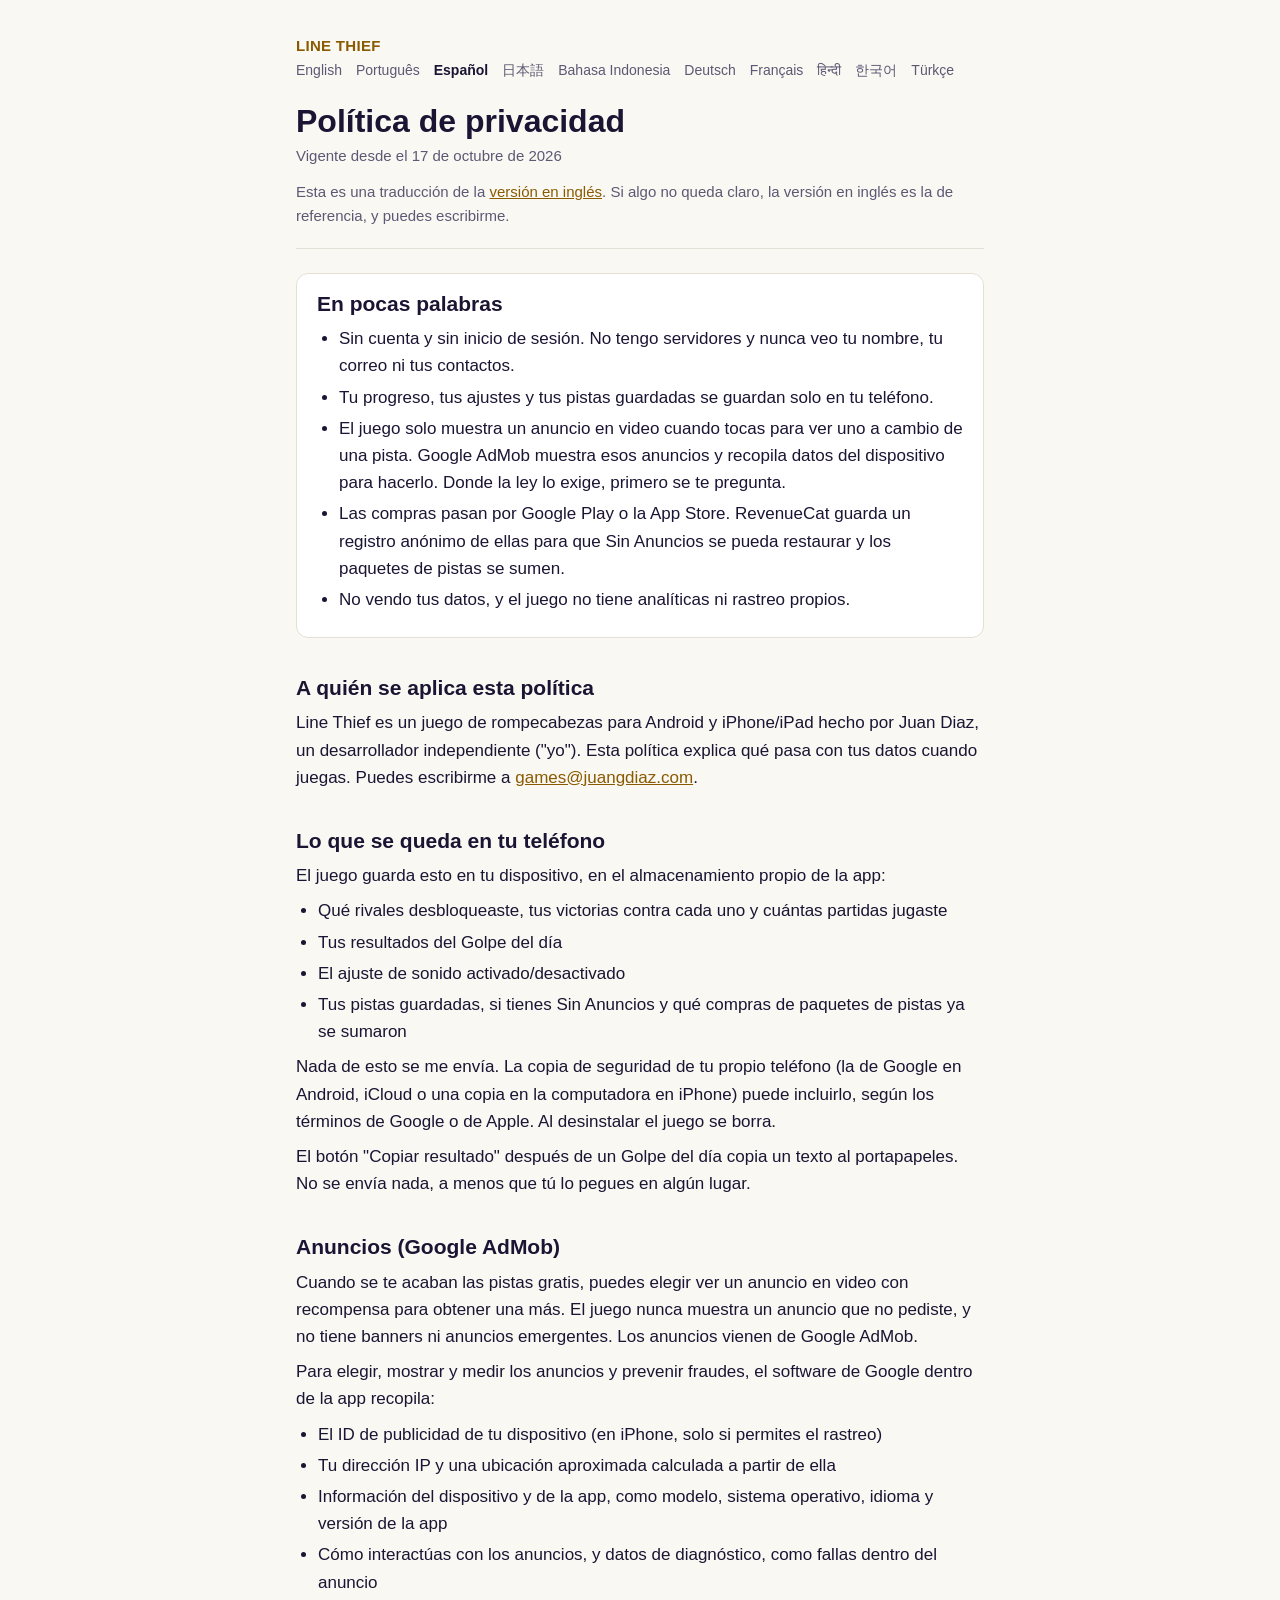
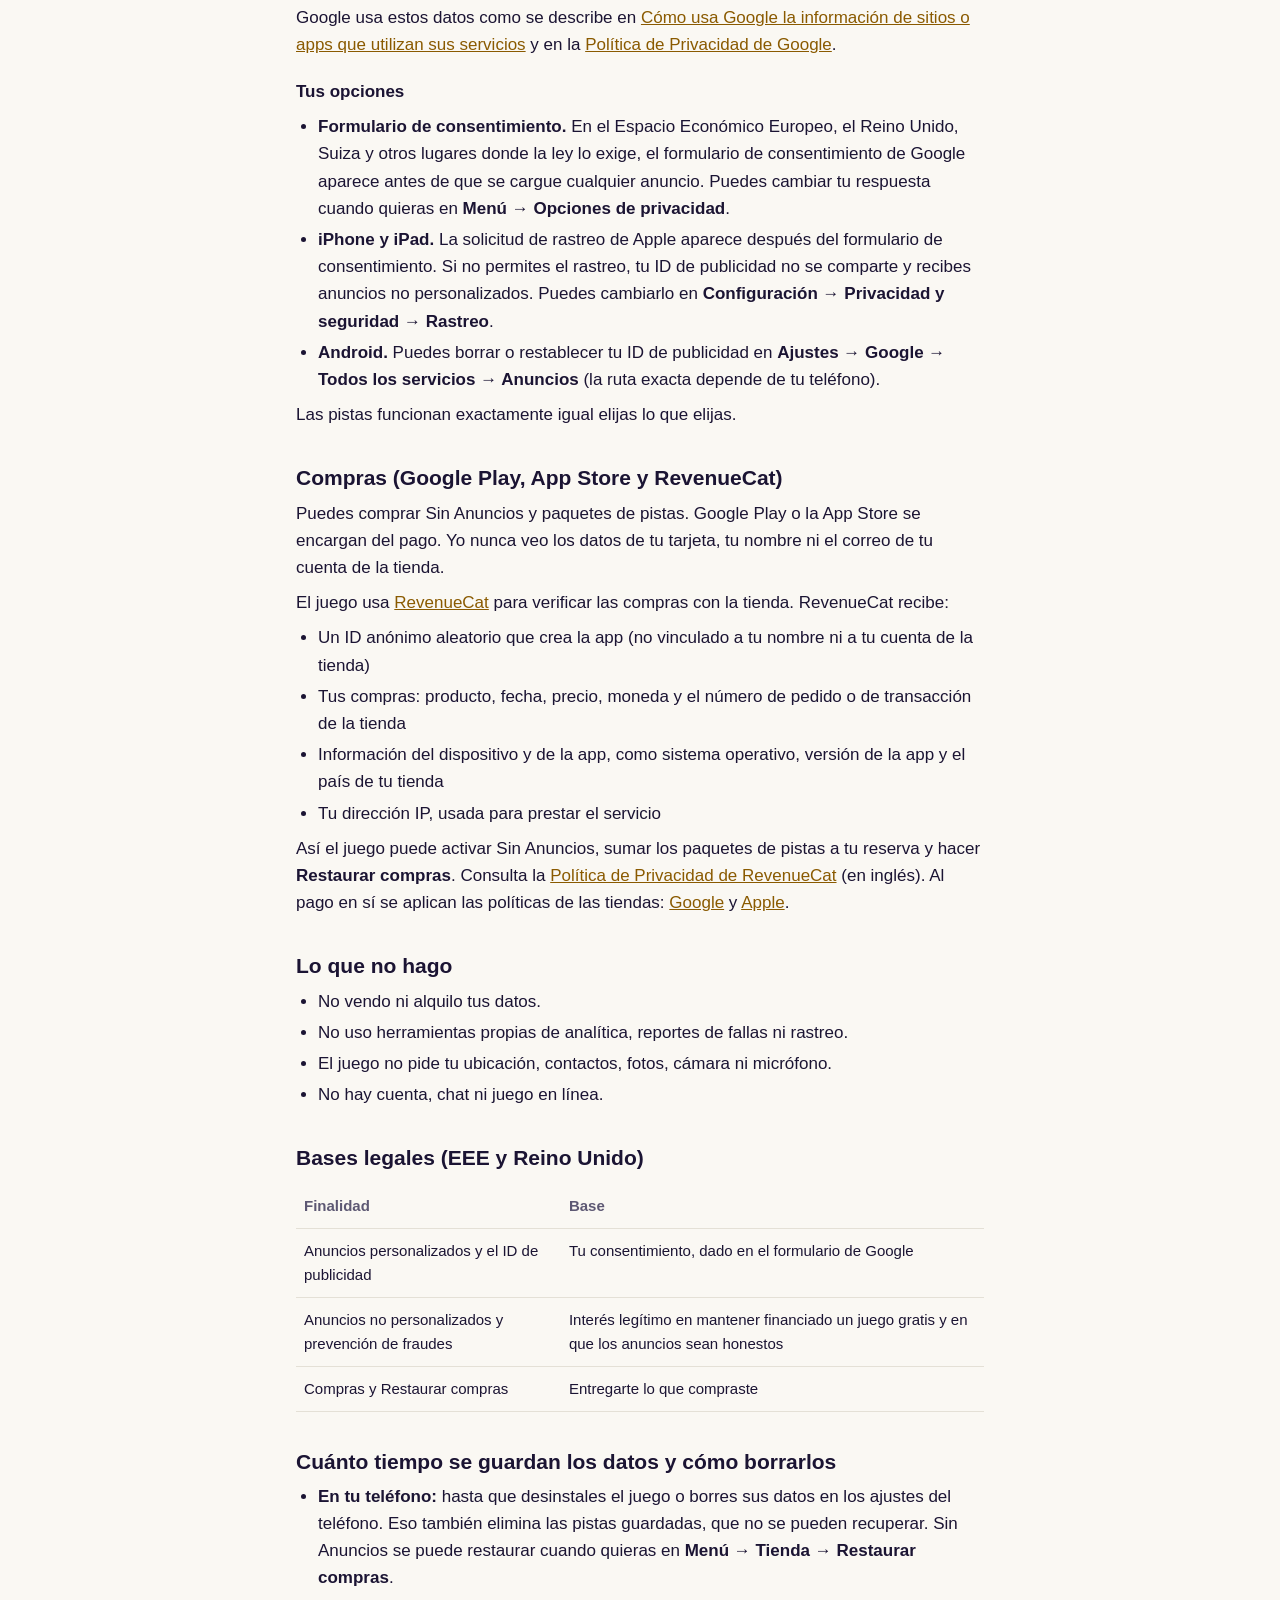
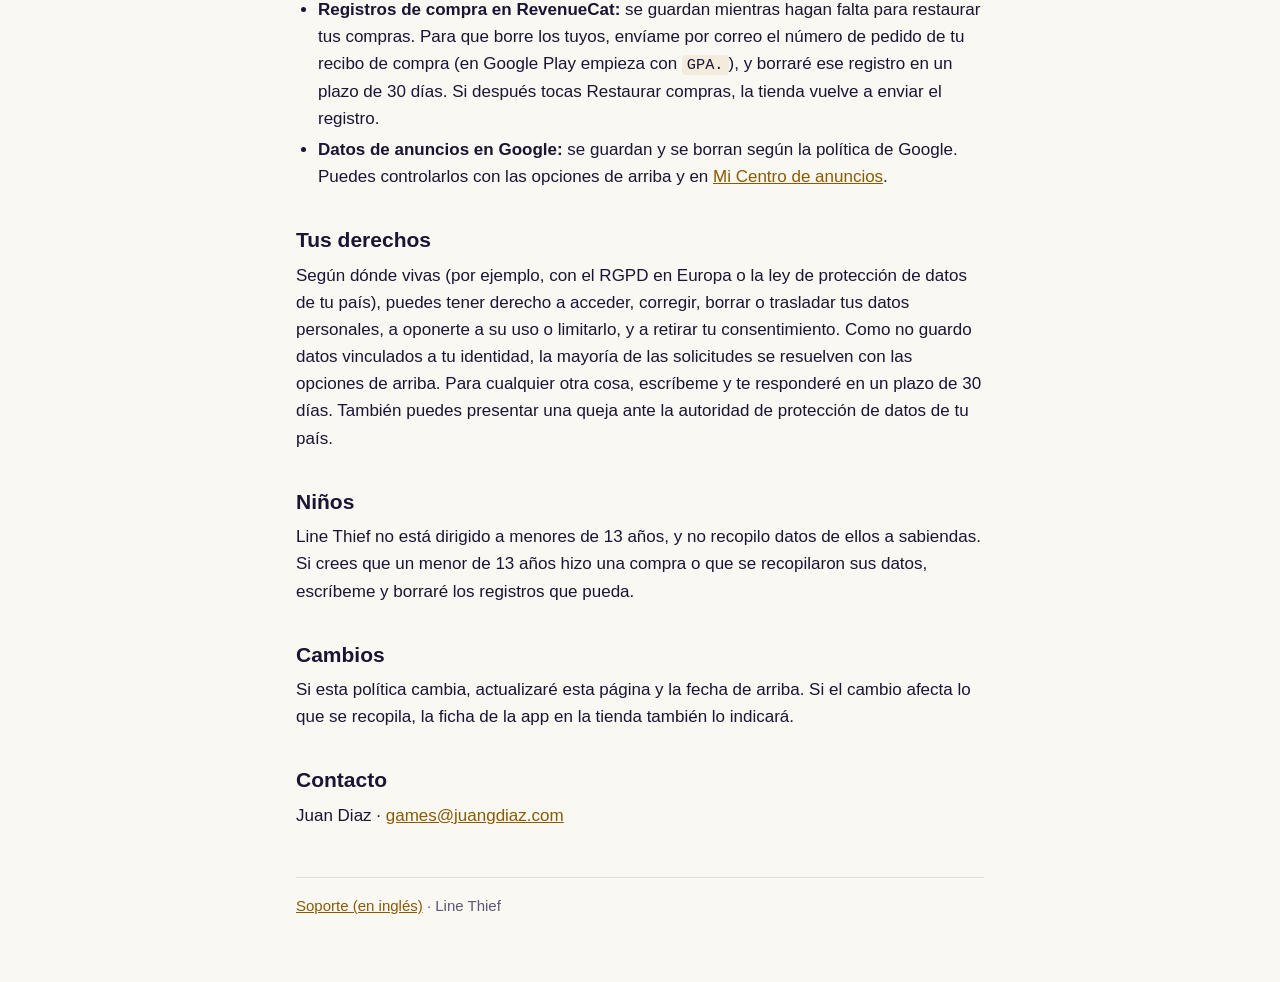
<file: privacy/es/index.html>
<!doctype html>
<html lang="es-419">
<head>
<meta charset="utf-8">
<meta name="viewport" content="width=device-width,initial-scale=1">
<title>Política de privacidad · Line Thief</title>
<meta name="description" content="Qué recopila el juego Line Thief, con quién lo comparte y cómo borrarlo.">
<link rel="stylesheet" href="../../site.css">
</head>
<body>
<main>
<header>
  <a class="brand" href="../../support/">Line Thief</a>
  <nav class="langs" aria-label="Idioma">
    <a href="../" lang="en">English</a>
    <a href="../pt/" lang="pt-BR">Português</a>
    <a href="../es/" lang="es" aria-current="page">Español</a>
    <a href="../ja/" lang="ja">日本語</a>
    <a href="../id/" lang="id">Bahasa Indonesia</a>
    <a href="../de/" lang="de">Deutsch</a>
    <a href="../fr/" lang="fr">Français</a>
    <a href="../hi/" lang="hi">हिन्दी</a>
    <a href="../ko/" lang="ko">한국어</a>
    <a href="../tr/" lang="tr">Türkçe</a>
  </nav>
  <h1>Política de privacidad</h1>
  <p class="meta">Vigente desde el 17 de octubre de 2026</p>
  <p class="note">Esta es una traducción de la <a href="../">versión en inglés</a>. Si algo no queda claro, la versión en inglés es la de referencia, y puedes escribirme.</p>
</header>

<section class="summary">
  <h2>En pocas palabras</h2>
  <ul>
    <li>Sin cuenta y sin inicio de sesión. No tengo servidores y nunca veo tu nombre, tu correo ni tus contactos.</li>
    <li>Tu progreso, tus ajustes y tus pistas guardadas se guardan solo en tu teléfono.</li>
    <li>El juego solo muestra un anuncio en video cuando tocas para ver uno a cambio de una pista. Google AdMob muestra esos anuncios y recopila datos del dispositivo para hacerlo. Donde la ley lo exige, primero se te pregunta.</li>
    <li>Las compras pasan por Google Play o la App Store. RevenueCat guarda un registro anónimo de ellas para que Sin Anuncios se pueda restaurar y los paquetes de pistas se sumen.</li>
    <li>No vendo tus datos, y el juego no tiene analíticas ni rastreo propios.</li>
  </ul>
</section>

<h2>A quién se aplica esta política</h2>
<p>Line Thief es un juego de rompecabezas para Android y iPhone/iPad hecho por Juan Diaz, un desarrollador independiente ("yo"). Esta política explica qué pasa con tus datos cuando juegas. Puedes escribirme a <a href="mailto:games@juangdiaz.com">games@juangdiaz.com</a>.</p>

<h2>Lo que se queda en tu teléfono</h2>
<p>El juego guarda esto en tu dispositivo, en el almacenamiento propio de la app:</p>
<ul>
  <li>Qué rivales desbloqueaste, tus victorias contra cada uno y cuántas partidas jugaste</li>
  <li>Tus resultados del Golpe del día</li>
  <li>El ajuste de sonido activado/desactivado</li>
  <li>Tus pistas guardadas, si tienes Sin Anuncios y qué compras de paquetes de pistas ya se sumaron</li>
</ul>
<p>Nada de esto se me envía. La copia de seguridad de tu propio teléfono (la de Google en Android, iCloud o una copia en la computadora en iPhone) puede incluirlo, según los términos de Google o de Apple. Al desinstalar el juego se borra.</p>
<p>El botón "Copiar resultado" después de un Golpe del día copia un texto al portapapeles. No se envía nada, a menos que tú lo pegues en algún lugar.</p>

<h2>Anuncios (Google AdMob)</h2>
<p>Cuando se te acaban las pistas gratis, puedes elegir ver un anuncio en video con recompensa para obtener una más. El juego nunca muestra un anuncio que no pediste, y no tiene banners ni anuncios emergentes. Los anuncios vienen de Google AdMob.</p>
<p>Para elegir, mostrar y medir los anuncios y prevenir fraudes, el software de Google dentro de la app recopila:</p>
<ul>
  <li>El ID de publicidad de tu dispositivo (en iPhone, solo si permites el rastreo)</li>
  <li>Tu dirección IP y una ubicación aproximada calculada a partir de ella</li>
  <li>Información del dispositivo y de la app, como modelo, sistema operativo, idioma y versión de la app</li>
  <li>Cómo interactúas con los anuncios, y datos de diagnóstico, como fallas dentro del anuncio</li>
</ul>
<p>Google usa estos datos como se describe en <a href="https://policies.google.com/technologies/partner-sites?hl=es-419">Cómo usa Google la información de sitios o apps que utilizan sus servicios</a> y en la <a href="https://policies.google.com/privacy?hl=es-419">Política de Privacidad de Google</a>.</p>
<h3>Tus opciones</h3>
<ul>
  <li><b>Formulario de consentimiento.</b> En el Espacio Económico Europeo, el Reino Unido, Suiza y otros lugares donde la ley lo exige, el formulario de consentimiento de Google aparece antes de que se cargue cualquier anuncio. Puedes cambiar tu respuesta cuando quieras en <b>Menú → Opciones de privacidad</b>.</li>
  <li><b>iPhone y iPad.</b> La solicitud de rastreo de Apple aparece después del formulario de consentimiento. Si no permites el rastreo, tu ID de publicidad no se comparte y recibes anuncios no personalizados. Puedes cambiarlo en <b>Configuración → Privacidad y seguridad → Rastreo</b>.</li>
  <li><b>Android.</b> Puedes borrar o restablecer tu ID de publicidad en <b>Ajustes → Google → Todos los servicios → Anuncios</b> (la ruta exacta depende de tu teléfono).</li>
</ul>
<p>Las pistas funcionan exactamente igual elijas lo que elijas.</p>

<h2>Compras (Google Play, App Store y RevenueCat)</h2>
<p>Puedes comprar Sin Anuncios y paquetes de pistas. Google Play o la App Store se encargan del pago. Yo nunca veo los datos de tu tarjeta, tu nombre ni el correo de tu cuenta de la tienda.</p>
<p>El juego usa <a href="https://www.revenuecat.com">RevenueCat</a> para verificar las compras con la tienda. RevenueCat recibe:</p>
<ul>
  <li>Un ID anónimo aleatorio que crea la app (no vinculado a tu nombre ni a tu cuenta de la tienda)</li>
  <li>Tus compras: producto, fecha, precio, moneda y el número de pedido o de transacción de la tienda</li>
  <li>Información del dispositivo y de la app, como sistema operativo, versión de la app y el país de tu tienda</li>
  <li>Tu dirección IP, usada para prestar el servicio</li>
</ul>
<p>Así el juego puede activar Sin Anuncios, sumar los paquetes de pistas a tu reserva y hacer <b>Restaurar compras</b>. Consulta la <a href="https://www.revenuecat.com/privacy">Política de Privacidad de RevenueCat</a> (en inglés). Al pago en sí se aplican las políticas de las tiendas: <a href="https://policies.google.com/privacy?hl=es-419">Google</a> y <a href="https://www.apple.com/legal/privacy/">Apple</a>.</p>

<h2>Lo que no hago</h2>
<ul>
  <li>No vendo ni alquilo tus datos.</li>
  <li>No uso herramientas propias de analítica, reportes de fallas ni rastreo.</li>
  <li>El juego no pide tu ubicación, contactos, fotos, cámara ni micrófono.</li>
  <li>No hay cuenta, chat ni juego en línea.</li>
</ul>

<h2>Bases legales (EEE y Reino Unido)</h2>
<table>
  <thead><tr><th>Finalidad</th><th>Base</th></tr></thead>
  <tbody>
    <tr><td>Anuncios personalizados y el ID de publicidad</td><td>Tu consentimiento, dado en el formulario de Google</td></tr>
    <tr><td>Anuncios no personalizados y prevención de fraudes</td><td>Interés legítimo en mantener financiado un juego gratis y en que los anuncios sean honestos</td></tr>
    <tr><td>Compras y Restaurar compras</td><td>Entregarte lo que compraste</td></tr>
  </tbody>
</table>

<h2>Cuánto tiempo se guardan los datos y cómo borrarlos</h2>
<ul>
  <li><b>En tu teléfono:</b> hasta que desinstales el juego o borres sus datos en los ajustes del teléfono. Eso también elimina las pistas guardadas, que no se pueden recuperar. Sin Anuncios se puede restaurar cuando quieras en <b>Menú → Tienda → Restaurar compras</b>.</li>
  <li><b>Registros de compra en RevenueCat:</b> se guardan mientras hagan falta para restaurar tus compras. Para que borre los tuyos, envíame por correo el número de pedido de tu recibo de compra (en Google Play empieza con <code>GPA.</code>), y borraré ese registro en un plazo de 30 días. Si después tocas Restaurar compras, la tienda vuelve a enviar el registro.</li>
  <li><b>Datos de anuncios en Google:</b> se guardan y se borran según la política de Google. Puedes controlarlos con las opciones de arriba y en <a href="https://myadcenter.google.com?hl=es-419">Mi Centro de anuncios</a>.</li>
</ul>

<h2>Tus derechos</h2>
<p>Según dónde vivas (por ejemplo, con el RGPD en Europa o la ley de protección de datos de tu país), puedes tener derecho a acceder, corregir, borrar o trasladar tus datos personales, a oponerte a su uso o limitarlo, y a retirar tu consentimiento. Como no guardo datos vinculados a tu identidad, la mayoría de las solicitudes se resuelven con las opciones de arriba. Para cualquier otra cosa, escríbeme y te responderé en un plazo de 30 días. También puedes presentar una queja ante la autoridad de protección de datos de tu país.</p>

<h2>Niños</h2>
<p>Line Thief no está dirigido a menores de 13 años, y no recopilo datos de ellos a sabiendas. Si crees que un menor de 13 años hizo una compra o que se recopilaron sus datos, escríbeme y borraré los registros que pueda.</p>

<h2>Cambios</h2>
<p>Si esta política cambia, actualizaré esta página y la fecha de arriba. Si el cambio afecta lo que se recopila, la ficha de la app en la tienda también lo indicará.</p>

<h2>Contacto</h2>
<p>Juan Diaz · <a href="mailto:games@juangdiaz.com">games@juangdiaz.com</a></p>

<footer>
  <a href="../../support/">Soporte (en inglés)</a> · Line Thief
</footer>
</main>
</body>
</html>
</file>
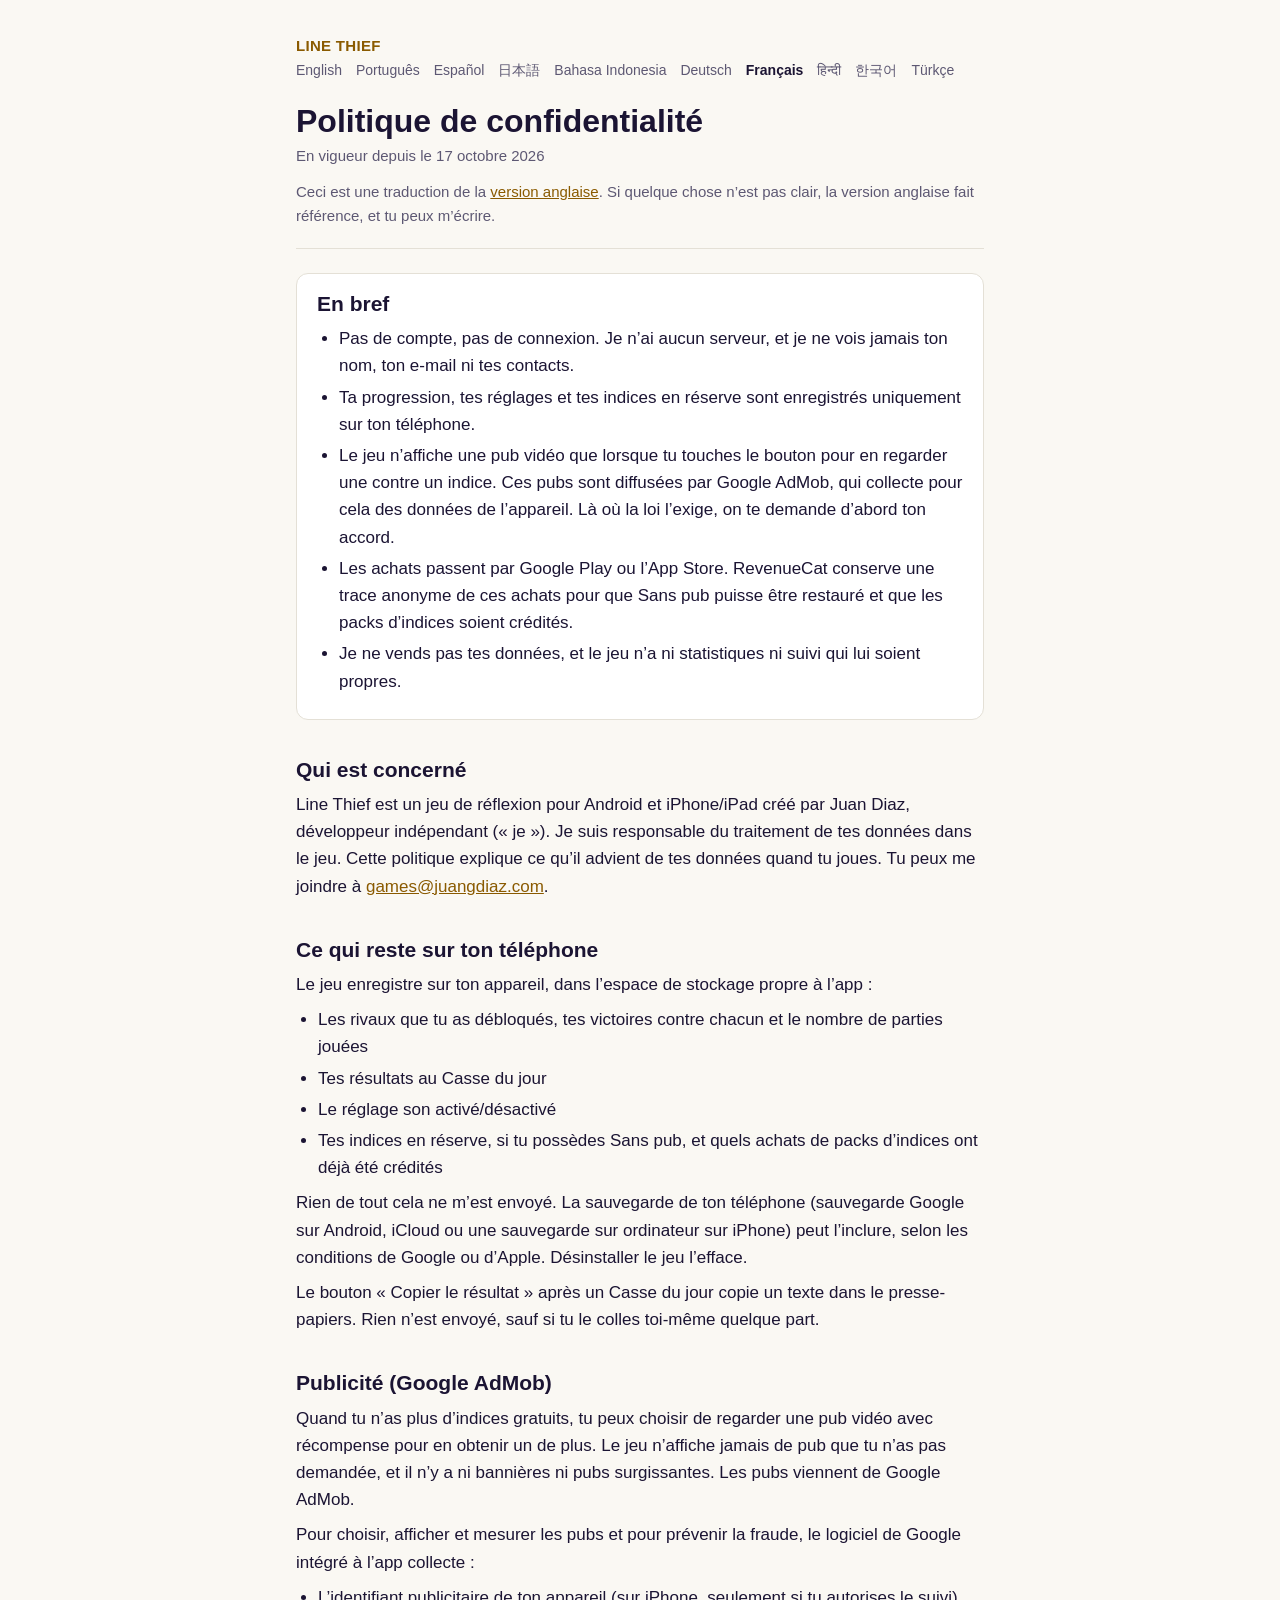
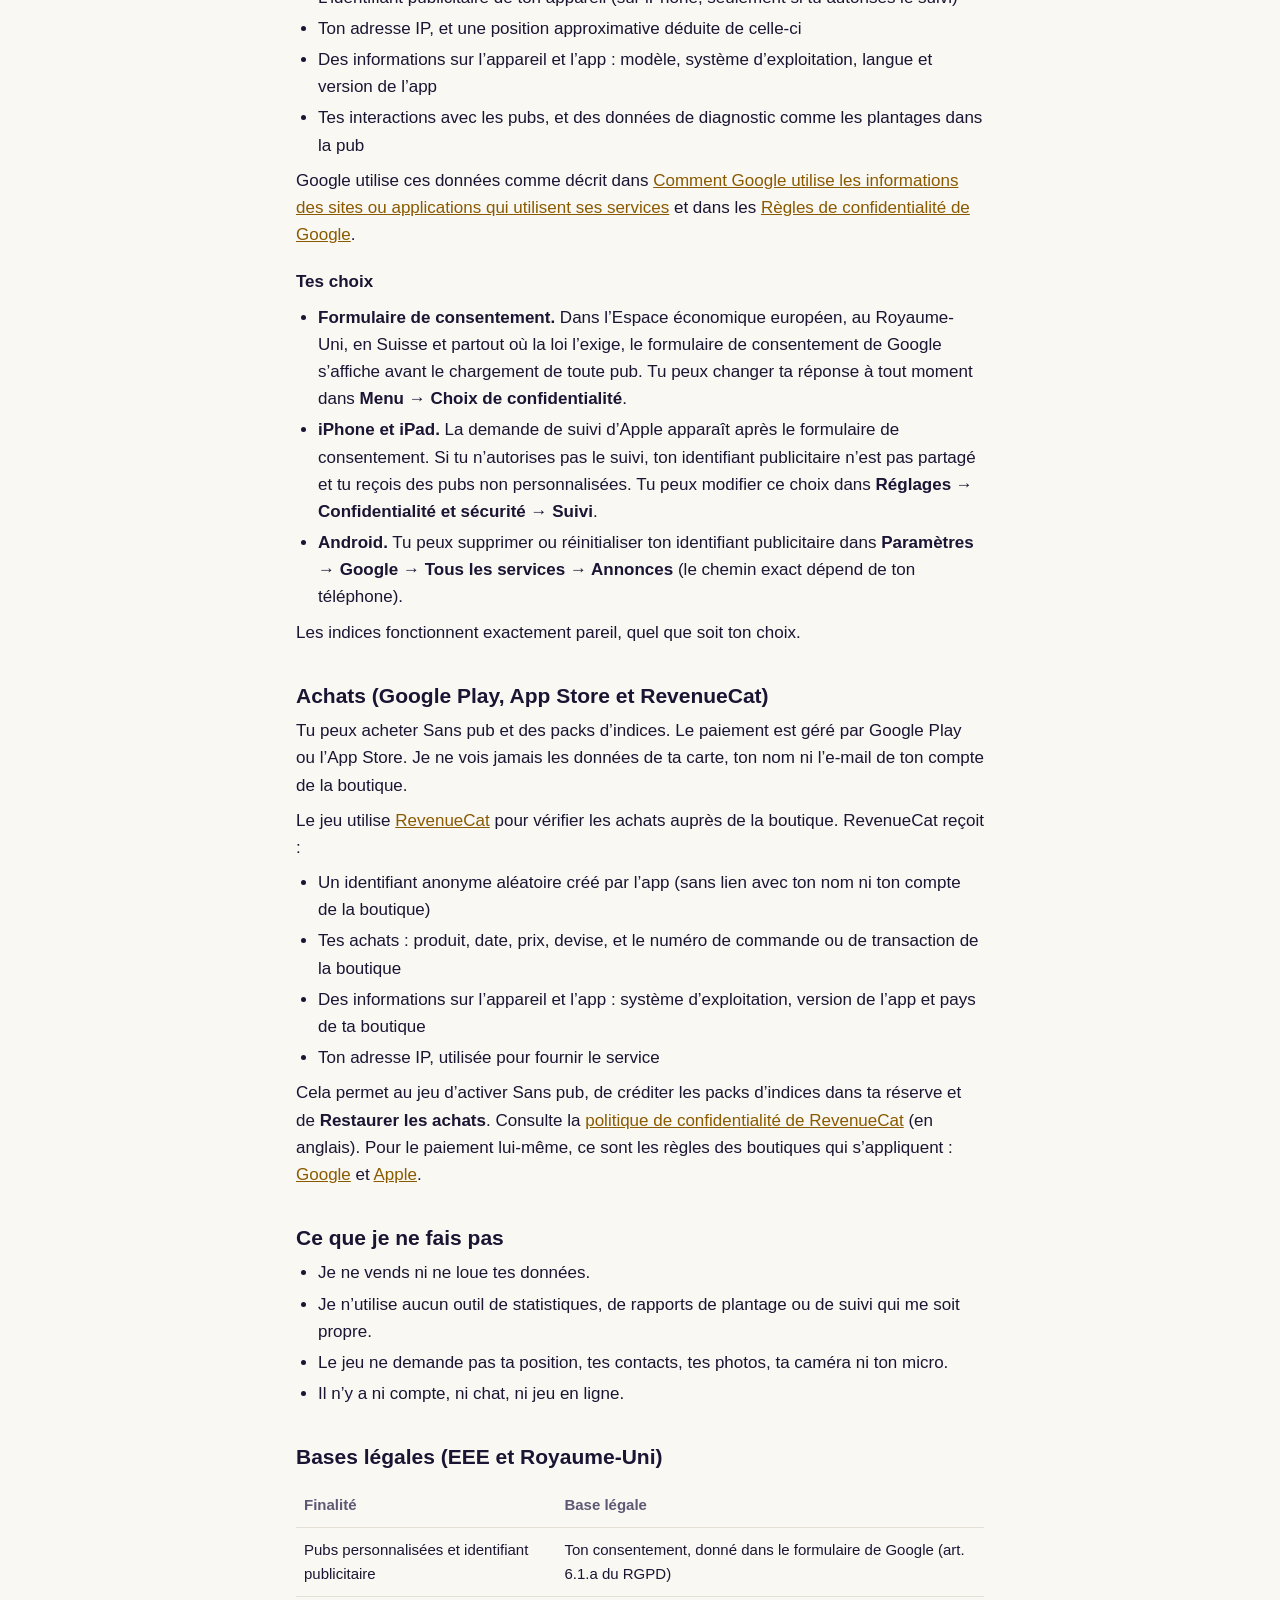
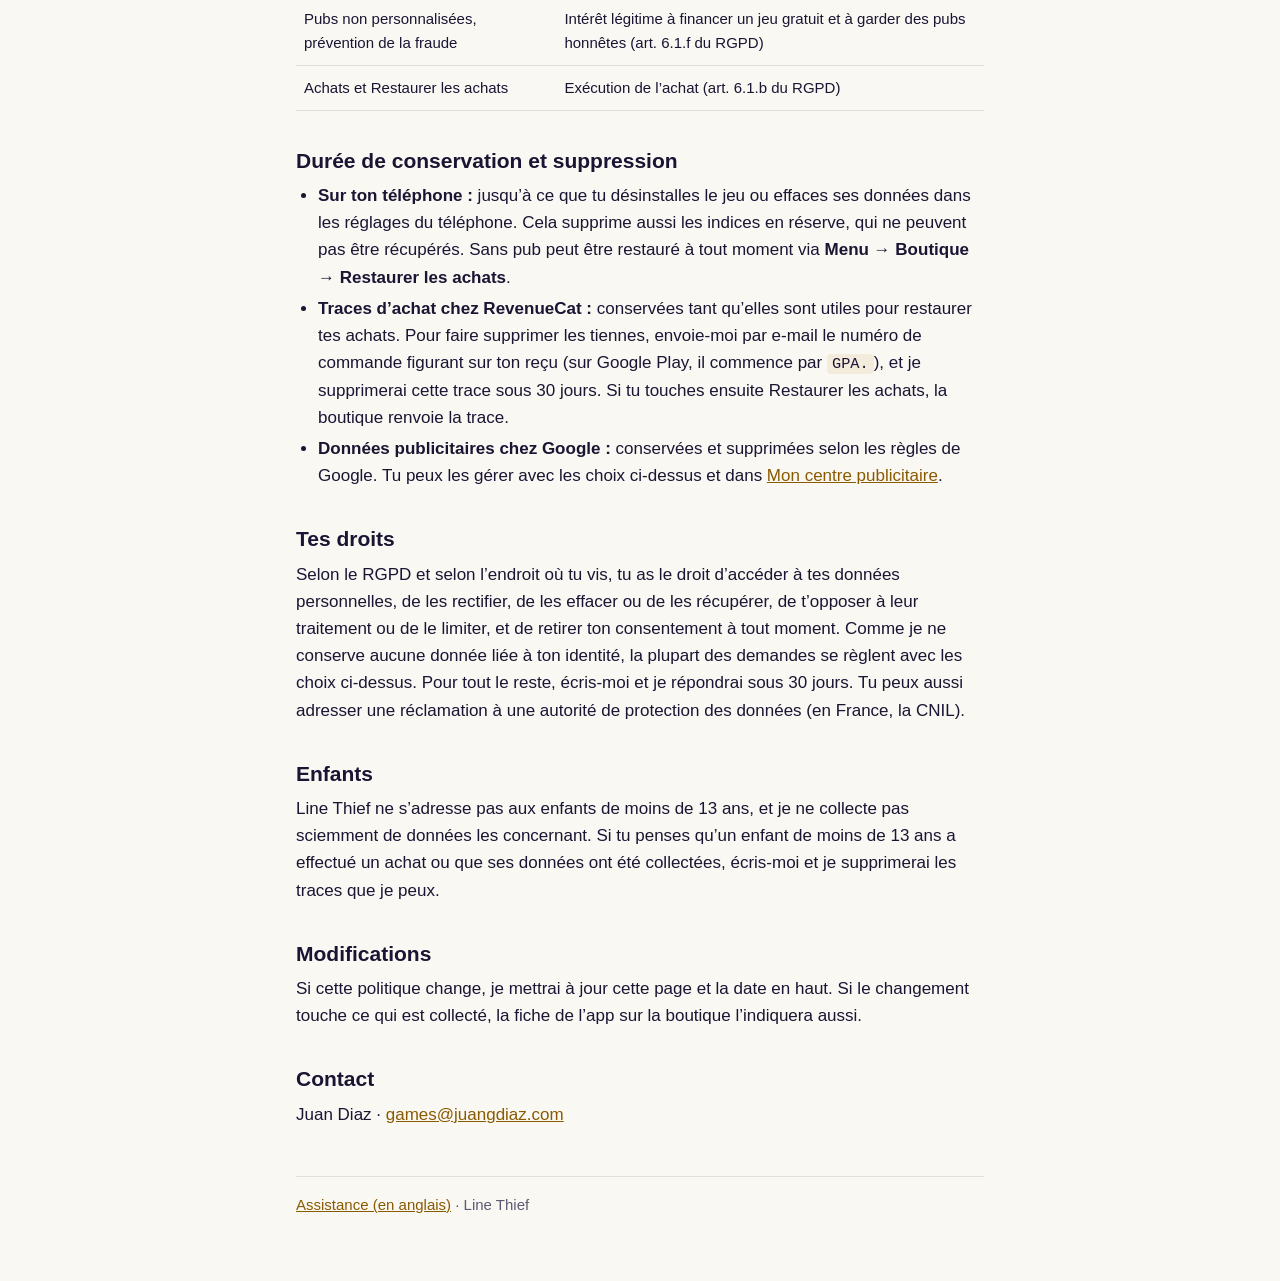
<file: privacy/fr/index.html>
<!doctype html>
<html lang="fr">
<head>
<meta charset="utf-8">
<meta name="viewport" content="width=device-width,initial-scale=1">
<title>Politique de confidentialité · Line Thief</title>
<meta name="description" content="Ce que le jeu Line Thief collecte, avec qui il le partage et comment le supprimer.">
<link rel="stylesheet" href="../../site.css">
</head>
<body>
<main>
<header>
  <a class="brand" href="../../support/">Line Thief</a>
  <nav class="langs" aria-label="Langue">
    <a href="../" lang="en">English</a>
    <a href="../pt/" lang="pt-BR">Português</a>
    <a href="../es/" lang="es">Español</a>
    <a href="../ja/" lang="ja">日本語</a>
    <a href="../id/" lang="id">Bahasa Indonesia</a>
    <a href="../de/" lang="de">Deutsch</a>
    <a href="../fr/" lang="fr" aria-current="page">Français</a>
    <a href="../hi/" lang="hi">हिन्दी</a>
    <a href="../ko/" lang="ko">한국어</a>
    <a href="../tr/" lang="tr">Türkçe</a>
  </nav>
  <h1>Politique de confidentialité</h1>
  <p class="meta">En vigueur depuis le 17 octobre 2026</p>
  <p class="note">Ceci est une traduction de la <a href="../">version anglaise</a>. Si quelque chose n’est pas clair, la version anglaise fait référence, et tu peux m’écrire.</p>
</header>

<section class="summary">
  <h2>En bref</h2>
  <ul>
    <li>Pas de compte, pas de connexion. Je n’ai aucun serveur, et je ne vois jamais ton nom, ton e-mail ni tes contacts.</li>
    <li>Ta progression, tes réglages et tes indices en réserve sont enregistrés uniquement sur ton téléphone.</li>
    <li>Le jeu n’affiche une pub vidéo que lorsque tu touches le bouton pour en regarder une contre un indice. Ces pubs sont diffusées par Google AdMob, qui collecte pour cela des données de l’appareil. Là où la loi l’exige, on te demande d’abord ton accord.</li>
    <li>Les achats passent par Google Play ou l’App Store. RevenueCat conserve une trace anonyme de ces achats pour que Sans pub puisse être restauré et que les packs d’indices soient crédités.</li>
    <li>Je ne vends pas tes données, et le jeu n’a ni statistiques ni suivi qui lui soient propres.</li>
  </ul>
</section>

<h2>Qui est concerné</h2>
<p>Line Thief est un jeu de réflexion pour Android et iPhone/iPad créé par Juan Diaz, développeur indépendant (« je »). Je suis responsable du traitement de tes données dans le jeu. Cette politique explique ce qu’il advient de tes données quand tu joues. Tu peux me joindre à <a href="mailto:games@juangdiaz.com">games@juangdiaz.com</a>.</p>

<h2>Ce qui reste sur ton téléphone</h2>
<p>Le jeu enregistre sur ton appareil, dans l’espace de stockage propre à l’app :</p>
<ul>
  <li>Les rivaux que tu as débloqués, tes victoires contre chacun et le nombre de parties jouées</li>
  <li>Tes résultats au Casse du jour</li>
  <li>Le réglage son activé/désactivé</li>
  <li>Tes indices en réserve, si tu possèdes Sans pub, et quels achats de packs d’indices ont déjà été crédités</li>
</ul>
<p>Rien de tout cela ne m’est envoyé. La sauvegarde de ton téléphone (sauvegarde Google sur Android, iCloud ou une sauvegarde sur ordinateur sur iPhone) peut l’inclure, selon les conditions de Google ou d’Apple. Désinstaller le jeu l’efface.</p>
<p>Le bouton « Copier le résultat » après un Casse du jour copie un texte dans le presse-papiers. Rien n’est envoyé, sauf si tu le colles toi-même quelque part.</p>

<h2>Publicité (Google AdMob)</h2>
<p>Quand tu n’as plus d’indices gratuits, tu peux choisir de regarder une pub vidéo avec récompense pour en obtenir un de plus. Le jeu n’affiche jamais de pub que tu n’as pas demandée, et il n’y a ni bannières ni pubs surgissantes. Les pubs viennent de Google AdMob.</p>
<p>Pour choisir, afficher et mesurer les pubs et pour prévenir la fraude, le logiciel de Google intégré à l’app collecte :</p>
<ul>
  <li>L’identifiant publicitaire de ton appareil (sur iPhone, seulement si tu autorises le suivi)</li>
  <li>Ton adresse IP, et une position approximative déduite de celle-ci</li>
  <li>Des informations sur l’appareil et l’app : modèle, système d’exploitation, langue et version de l’app</li>
  <li>Tes interactions avec les pubs, et des données de diagnostic comme les plantages dans la pub</li>
</ul>
<p>Google utilise ces données comme décrit dans <a href="https://policies.google.com/technologies/partner-sites?hl=fr">Comment Google utilise les informations des sites ou applications qui utilisent ses services</a> et dans les <a href="https://policies.google.com/privacy?hl=fr">Règles de confidentialité de Google</a>.</p>
<h3>Tes choix</h3>
<ul>
  <li><b>Formulaire de consentement.</b> Dans l’Espace économique européen, au Royaume-Uni, en Suisse et partout où la loi l’exige, le formulaire de consentement de Google s’affiche avant le chargement de toute pub. Tu peux changer ta réponse à tout moment dans <b>Menu → Choix de confidentialité</b>.</li>
  <li><b>iPhone et iPad.</b> La demande de suivi d’Apple apparaît après le formulaire de consentement. Si tu n’autorises pas le suivi, ton identifiant publicitaire n’est pas partagé et tu reçois des pubs non personnalisées. Tu peux modifier ce choix dans <b>Réglages → Confidentialité et sécurité → Suivi</b>.</li>
  <li><b>Android.</b> Tu peux supprimer ou réinitialiser ton identifiant publicitaire dans <b>Paramètres → Google → Tous les services → Annonces</b> (le chemin exact dépend de ton téléphone).</li>
</ul>
<p>Les indices fonctionnent exactement pareil, quel que soit ton choix.</p>

<h2>Achats (Google Play, App Store et RevenueCat)</h2>
<p>Tu peux acheter Sans pub et des packs d’indices. Le paiement est géré par Google Play ou l’App Store. Je ne vois jamais les données de ta carte, ton nom ni l’e-mail de ton compte de la boutique.</p>
<p>Le jeu utilise <a href="https://www.revenuecat.com">RevenueCat</a> pour vérifier les achats auprès de la boutique. RevenueCat reçoit :</p>
<ul>
  <li>Un identifiant anonyme aléatoire créé par l’app (sans lien avec ton nom ni ton compte de la boutique)</li>
  <li>Tes achats : produit, date, prix, devise, et le numéro de commande ou de transaction de la boutique</li>
  <li>Des informations sur l’appareil et l’app : système d’exploitation, version de l’app et pays de ta boutique</li>
  <li>Ton adresse IP, utilisée pour fournir le service</li>
</ul>
<p>Cela permet au jeu d’activer Sans pub, de créditer les packs d’indices dans ta réserve et de <b>Restaurer les achats</b>. Consulte la <a href="https://www.revenuecat.com/privacy">politique de confidentialité de RevenueCat</a> (en anglais). Pour le paiement lui-même, ce sont les règles des boutiques qui s’appliquent : <a href="https://policies.google.com/privacy?hl=fr">Google</a> et <a href="https://www.apple.com/legal/privacy/">Apple</a>.</p>

<h2>Ce que je ne fais pas</h2>
<ul>
  <li>Je ne vends ni ne loue tes données.</li>
  <li>Je n’utilise aucun outil de statistiques, de rapports de plantage ou de suivi qui me soit propre.</li>
  <li>Le jeu ne demande pas ta position, tes contacts, tes photos, ta caméra ni ton micro.</li>
  <li>Il n’y a ni compte, ni chat, ni jeu en ligne.</li>
</ul>

<h2>Bases légales (EEE et Royaume-Uni)</h2>
<table>
  <thead><tr><th>Finalité</th><th>Base légale</th></tr></thead>
  <tbody>
    <tr><td>Pubs personnalisées et identifiant publicitaire</td><td>Ton consentement, donné dans le formulaire de Google (art. 6.1.a du RGPD)</td></tr>
    <tr><td>Pubs non personnalisées, prévention de la fraude</td><td>Intérêt légitime à financer un jeu gratuit et à garder des pubs honnêtes (art. 6.1.f du RGPD)</td></tr>
    <tr><td>Achats et Restaurer les achats</td><td>Exécution de l’achat (art. 6.1.b du RGPD)</td></tr>
  </tbody>
</table>

<h2>Durée de conservation et suppression</h2>
<ul>
  <li><b>Sur ton téléphone :</b> jusqu’à ce que tu désinstalles le jeu ou effaces ses données dans les réglages du téléphone. Cela supprime aussi les indices en réserve, qui ne peuvent pas être récupérés. Sans pub peut être restauré à tout moment via <b>Menu → Boutique → Restaurer les achats</b>.</li>
  <li><b>Traces d’achat chez RevenueCat :</b> conservées tant qu’elles sont utiles pour restaurer tes achats. Pour faire supprimer les tiennes, envoie-moi par e-mail le numéro de commande figurant sur ton reçu (sur Google Play, il commence par <code>GPA.</code>), et je supprimerai cette trace sous 30 jours. Si tu touches ensuite Restaurer les achats, la boutique renvoie la trace.</li>
  <li><b>Données publicitaires chez Google :</b> conservées et supprimées selon les règles de Google. Tu peux les gérer avec les choix ci-dessus et dans <a href="https://myadcenter.google.com?hl=fr">Mon centre publicitaire</a>.</li>
</ul>

<h2>Tes droits</h2>
<p>Selon le RGPD et selon l’endroit où tu vis, tu as le droit d’accéder à tes données personnelles, de les rectifier, de les effacer ou de les récupérer, de t’opposer à leur traitement ou de le limiter, et de retirer ton consentement à tout moment. Comme je ne conserve aucune donnée liée à ton identité, la plupart des demandes se règlent avec les choix ci-dessus. Pour tout le reste, écris-moi et je répondrai sous 30 jours. Tu peux aussi adresser une réclamation à une autorité de protection des données (en France, la CNIL).</p>

<h2>Enfants</h2>
<p>Line Thief ne s’adresse pas aux enfants de moins de 13 ans, et je ne collecte pas sciemment de données les concernant. Si tu penses qu’un enfant de moins de 13 ans a effectué un achat ou que ses données ont été collectées, écris-moi et je supprimerai les traces que je peux.</p>

<h2>Modifications</h2>
<p>Si cette politique change, je mettrai à jour cette page et la date en haut. Si le changement touche ce qui est collecté, la fiche de l’app sur la boutique l’indiquera aussi.</p>

<h2>Contact</h2>
<p>Juan Diaz · <a href="mailto:games@juangdiaz.com">games@juangdiaz.com</a></p>

<footer>
  <a href="../../support/">Assistance (en anglais)</a> · Line Thief
</footer>
</main>
</body>
</html>
</file>
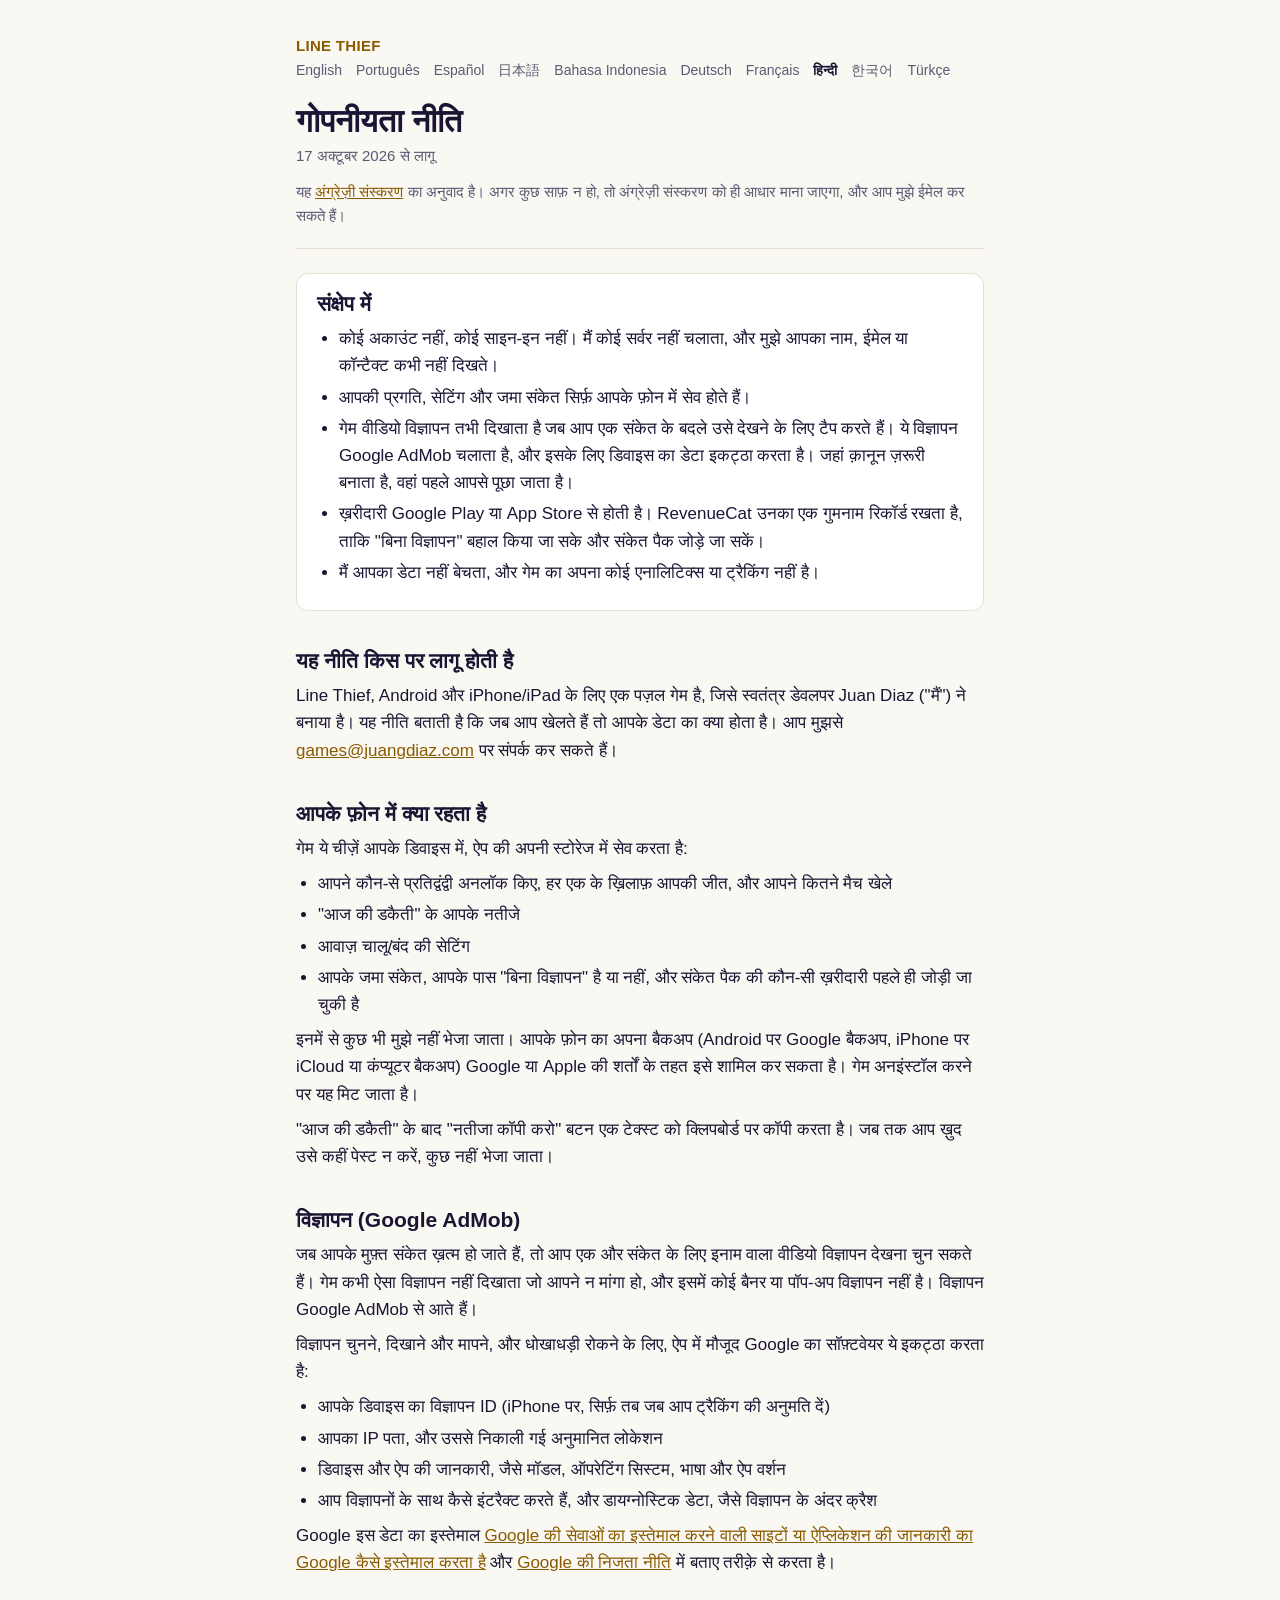
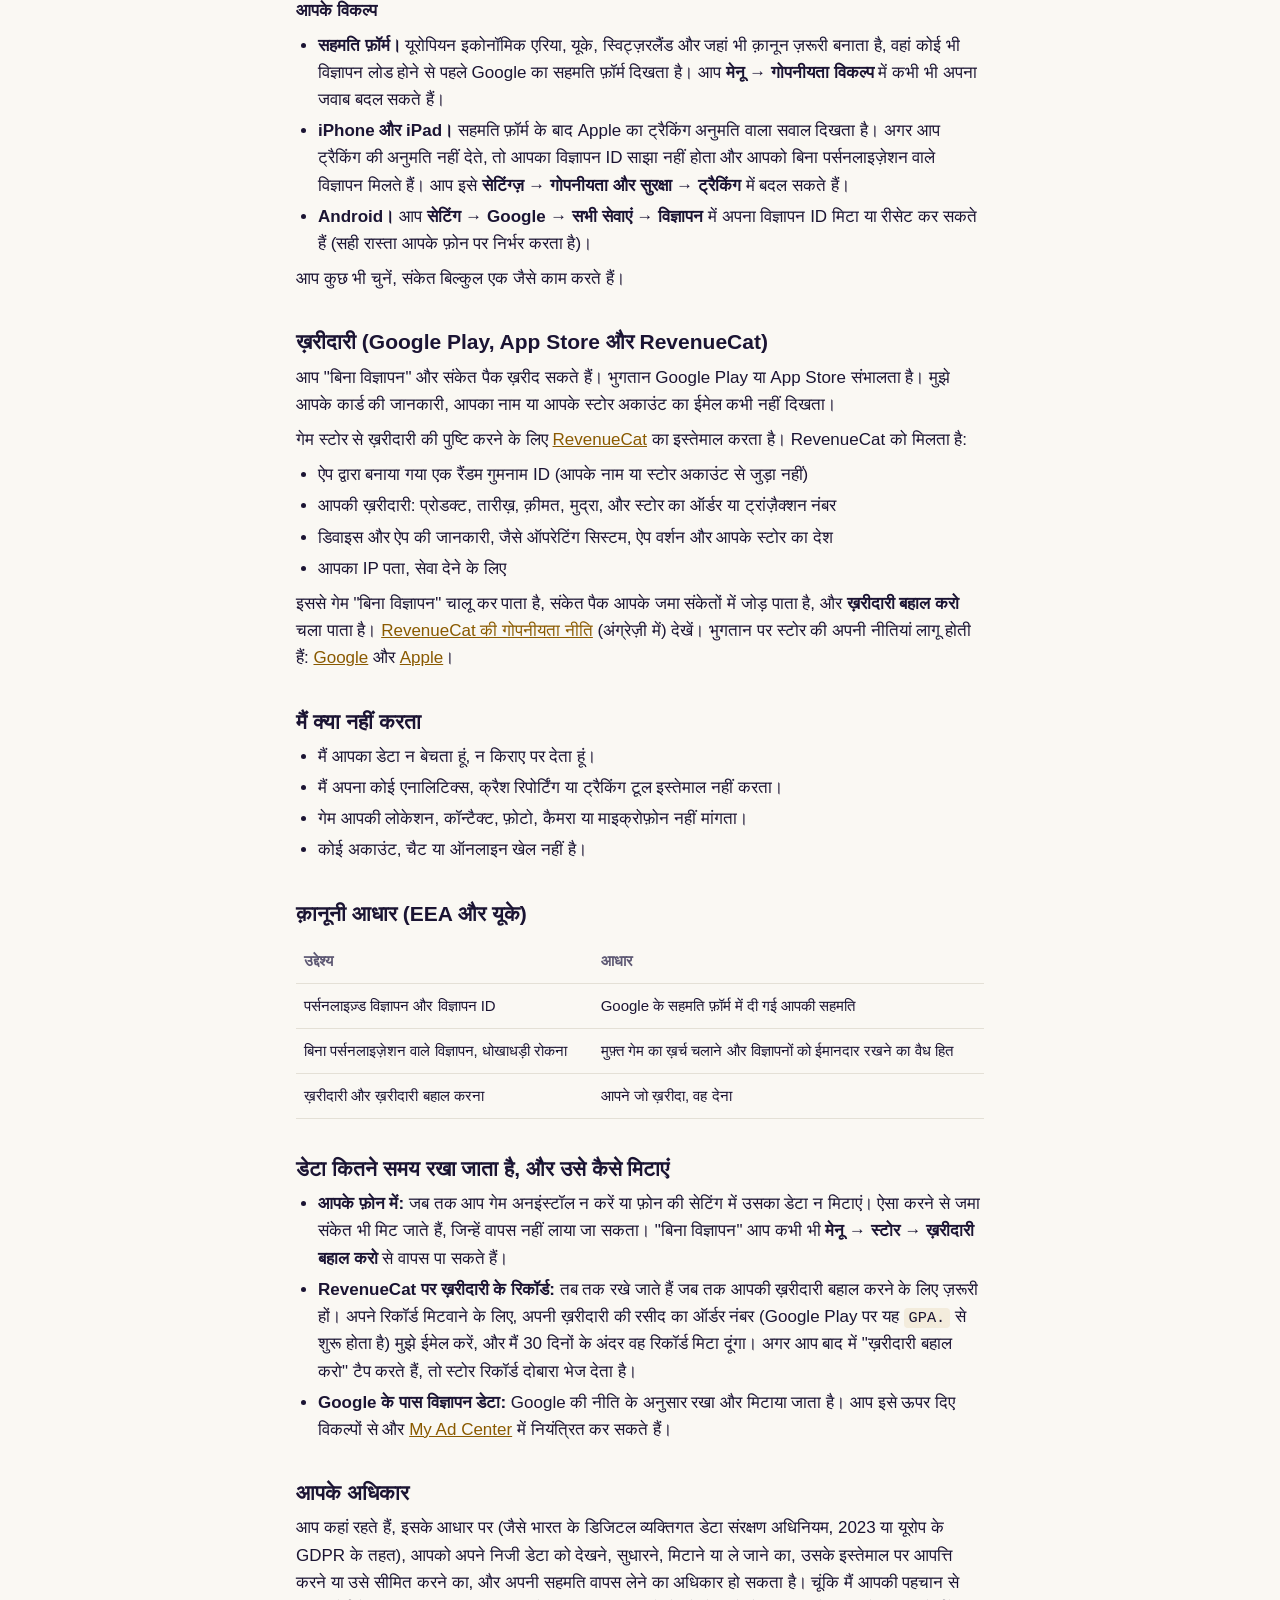
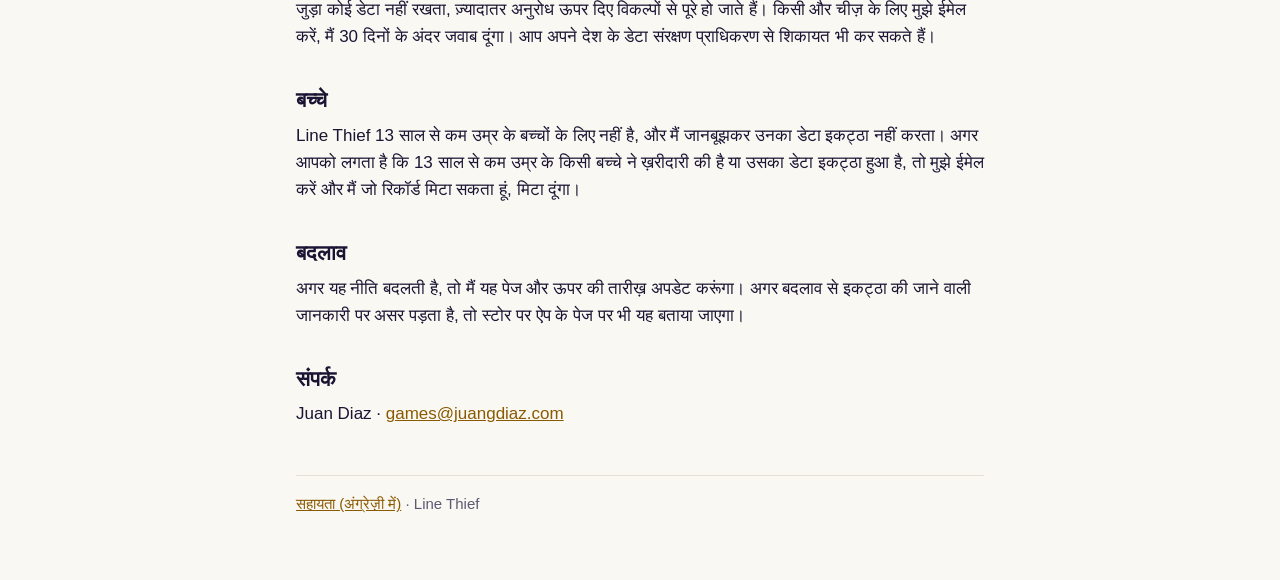
<file: privacy/hi/index.html>
<!doctype html>
<html lang="hi">
<head>
<meta charset="utf-8">
<meta name="viewport" content="width=device-width,initial-scale=1">
<title>गोपनीयता नीति · Line Thief</title>
<meta name="description" content="Line Thief गेम क्या जानकारी इकट्ठा करता है, किसके साथ साझा करता है और उसे कैसे हटाएं।">
<link rel="stylesheet" href="../../site.css">
</head>
<body>
<main>
<header>
  <a class="brand" href="../../support/">Line Thief</a>
  <nav class="langs" aria-label="भाषा">
    <a href="../" lang="en">English</a>
    <a href="../pt/" lang="pt-BR">Português</a>
    <a href="../es/" lang="es">Español</a>
    <a href="../ja/" lang="ja">日本語</a>
    <a href="../id/" lang="id">Bahasa Indonesia</a>
    <a href="../de/" lang="de">Deutsch</a>
    <a href="../fr/" lang="fr">Français</a>
    <a href="../hi/" lang="hi" aria-current="page">हिन्दी</a>
    <a href="../ko/" lang="ko">한국어</a>
    <a href="../tr/" lang="tr">Türkçe</a>
  </nav>
  <h1>गोपनीयता नीति</h1>
  <p class="meta">17 अक्टूबर 2026 से लागू</p>
  <p class="note">यह <a href="../">अंग्रेज़ी संस्करण</a> का अनुवाद है। अगर कुछ साफ़ न हो, तो अंग्रेज़ी संस्करण को ही आधार माना जाएगा, और आप मुझे ईमेल कर सकते हैं।</p>
</header>

<section class="summary">
  <h2>संक्षेप में</h2>
  <ul>
    <li>कोई अकाउंट नहीं, कोई साइन-इन नहीं। मैं कोई सर्वर नहीं चलाता, और मुझे आपका नाम, ईमेल या कॉन्टैक्ट कभी नहीं दिखते।</li>
    <li>आपकी प्रगति, सेटिंग और जमा संकेत सिर्फ़ आपके फ़ोन में सेव होते हैं।</li>
    <li>गेम वीडियो विज्ञापन तभी दिखाता है जब आप एक संकेत के बदले उसे देखने के लिए टैप करते हैं। ये विज्ञापन Google AdMob चलाता है, और इसके लिए डिवाइस का डेटा इकट्ठा करता है। जहां क़ानून ज़रूरी बनाता है, वहां पहले आपसे पूछा जाता है।</li>
    <li>ख़रीदारी Google Play या App Store से होती है। RevenueCat उनका एक गुमनाम रिकॉर्ड रखता है, ताकि "बिना विज्ञापन" बहाल किया जा सके और संकेत पैक जोड़े जा सकें।</li>
    <li>मैं आपका डेटा नहीं बेचता, और गेम का अपना कोई एनालिटिक्स या ट्रैकिंग नहीं है।</li>
  </ul>
</section>

<h2>यह नीति किस पर लागू होती है</h2>
<p>Line Thief, Android और iPhone/iPad के लिए एक पज़ल गेम है, जिसे स्वतंत्र डेवलपर Juan Diaz ("मैं") ने बनाया है। यह नीति बताती है कि जब आप खेलते हैं तो आपके डेटा का क्या होता है। आप मुझसे <a href="mailto:games@juangdiaz.com">games@juangdiaz.com</a> पर संपर्क कर सकते हैं।</p>

<h2>आपके फ़ोन में क्या रहता है</h2>
<p>गेम ये चीज़ें आपके डिवाइस में, ऐप की अपनी स्टोरेज में सेव करता है:</p>
<ul>
  <li>आपने कौन-से प्रतिद्वंद्वी अनलॉक किए, हर एक के ख़िलाफ़ आपकी जीत, और आपने कितने मैच खेले</li>
  <li>"आज की डकैती" के आपके नतीजे</li>
  <li>आवाज़ चालू/बंद की सेटिंग</li>
  <li>आपके जमा संकेत, आपके पास "बिना विज्ञापन" है या नहीं, और संकेत पैक की कौन-सी ख़रीदारी पहले ही जोड़ी जा चुकी है</li>
</ul>
<p>इनमें से कुछ भी मुझे नहीं भेजा जाता। आपके फ़ोन का अपना बैकअप (Android पर Google बैकअप, iPhone पर iCloud या कंप्यूटर बैकअप) Google या Apple की शर्तों के तहत इसे शामिल कर सकता है। गेम अनइंस्टॉल करने पर यह मिट जाता है।</p>
<p>"आज की डकैती" के बाद "नतीजा कॉपी करो" बटन एक टेक्स्ट को क्लिपबोर्ड पर कॉपी करता है। जब तक आप ख़ुद उसे कहीं पेस्ट न करें, कुछ नहीं भेजा जाता।</p>

<h2>विज्ञापन (Google AdMob)</h2>
<p>जब आपके मुफ़्त संकेत ख़त्म हो जाते हैं, तो आप एक और संकेत के लिए इनाम वाला वीडियो विज्ञापन देखना चुन सकते हैं। गेम कभी ऐसा विज्ञापन नहीं दिखाता जो आपने न मांगा हो, और इसमें कोई बैनर या पॉप-अप विज्ञापन नहीं है। विज्ञापन Google AdMob से आते हैं।</p>
<p>विज्ञापन चुनने, दिखाने और मापने, और धोखाधड़ी रोकने के लिए, ऐप में मौजूद Google का सॉफ़्टवेयर ये इकट्ठा करता है:</p>
<ul>
  <li>आपके डिवाइस का विज्ञापन ID (iPhone पर, सिर्फ़ तब जब आप ट्रैकिंग की अनुमति दें)</li>
  <li>आपका IP पता, और उससे निकाली गई अनुमानित लोकेशन</li>
  <li>डिवाइस और ऐप की जानकारी, जैसे मॉडल, ऑपरेटिंग सिस्टम, भाषा और ऐप वर्शन</li>
  <li>आप विज्ञापनों के साथ कैसे इंटरैक्ट करते हैं, और डायग्नोस्टिक डेटा, जैसे विज्ञापन के अंदर क्रैश</li>
</ul>
<p>Google इस डेटा का इस्तेमाल <a href="https://policies.google.com/technologies/partner-sites?hl=hi">Google की सेवाओं का इस्तेमाल करने वाली साइटों या ऐप्लिकेशन की जानकारी का Google कैसे इस्तेमाल करता है</a> और <a href="https://policies.google.com/privacy?hl=hi">Google की निजता नीति</a> में बताए तरीक़े से करता है।</p>
<h3>आपके विकल्प</h3>
<ul>
  <li><b>सहमति फ़ॉर्म।</b> यूरोपियन इकोनॉमिक एरिया, यूके, स्विट्ज़रलैंड और जहां भी क़ानून ज़रूरी बनाता है, वहां कोई भी विज्ञापन लोड होने से पहले Google का सहमति फ़ॉर्म दिखता है। आप <b>मेनू → गोपनीयता विकल्प</b> में कभी भी अपना जवाब बदल सकते हैं।</li>
  <li><b>iPhone और iPad।</b> सहमति फ़ॉर्म के बाद Apple का ट्रैकिंग अनुमति वाला सवाल दिखता है। अगर आप ट्रैकिंग की अनुमति नहीं देते, तो आपका विज्ञापन ID साझा नहीं होता और आपको बिना पर्सनलाइज़ेशन वाले विज्ञापन मिलते हैं। आप इसे <b>सेटिंग्ज़ → गोपनीयता और सुरक्षा → ट्रैकिंग</b> में बदल सकते हैं।</li>
  <li><b>Android।</b> आप <b>सेटिंग → Google → सभी सेवाएं → विज्ञापन</b> में अपना विज्ञापन ID मिटा या रीसेट कर सकते हैं (सही रास्ता आपके फ़ोन पर निर्भर करता है)।</li>
</ul>
<p>आप कुछ भी चुनें, संकेत बिल्कुल एक जैसे काम करते हैं।</p>

<h2>ख़रीदारी (Google Play, App Store और RevenueCat)</h2>
<p>आप "बिना विज्ञापन" और संकेत पैक ख़रीद सकते हैं। भुगतान Google Play या App Store संभालता है। मुझे आपके कार्ड की जानकारी, आपका नाम या आपके स्टोर अकाउंट का ईमेल कभी नहीं दिखता।</p>
<p>गेम स्टोर से ख़रीदारी की पुष्टि करने के लिए <a href="https://www.revenuecat.com">RevenueCat</a> का इस्तेमाल करता है। RevenueCat को मिलता है:</p>
<ul>
  <li>ऐप द्वारा बनाया गया एक रैंडम गुमनाम ID (आपके नाम या स्टोर अकाउंट से जुड़ा नहीं)</li>
  <li>आपकी ख़रीदारी: प्रोडक्ट, तारीख़, क़ीमत, मुद्रा, और स्टोर का ऑर्डर या ट्रांज़ैक्शन नंबर</li>
  <li>डिवाइस और ऐप की जानकारी, जैसे ऑपरेटिंग सिस्टम, ऐप वर्शन और आपके स्टोर का देश</li>
  <li>आपका IP पता, सेवा देने के लिए</li>
</ul>
<p>इससे गेम "बिना विज्ञापन" चालू कर पाता है, संकेत पैक आपके जमा संकेतों में जोड़ पाता है, और <b>ख़रीदारी बहाल करो</b> चला पाता है। <a href="https://www.revenuecat.com/privacy">RevenueCat की गोपनीयता नीति</a> (अंग्रेज़ी में) देखें। भुगतान पर स्टोर की अपनी नीतियां लागू होती हैं: <a href="https://policies.google.com/privacy?hl=hi">Google</a> और <a href="https://www.apple.com/legal/privacy/">Apple</a>।</p>

<h2>मैं क्या नहीं करता</h2>
<ul>
  <li>मैं आपका डेटा न बेचता हूं, न किराए पर देता हूं।</li>
  <li>मैं अपना कोई एनालिटिक्स, क्रैश रिपोर्टिंग या ट्रैकिंग टूल इस्तेमाल नहीं करता।</li>
  <li>गेम आपकी लोकेशन, कॉन्टैक्ट, फ़ोटो, कैमरा या माइक्रोफ़ोन नहीं मांगता।</li>
  <li>कोई अकाउंट, चैट या ऑनलाइन खेल नहीं है।</li>
</ul>

<h2>क़ानूनी आधार (EEA और यूके)</h2>
<table>
  <thead><tr><th>उद्देश्य</th><th>आधार</th></tr></thead>
  <tbody>
    <tr><td>पर्सनलाइज़्ड विज्ञापन और विज्ञापन ID</td><td>Google के सहमति फ़ॉर्म में दी गई आपकी सहमति</td></tr>
    <tr><td>बिना पर्सनलाइज़ेशन वाले विज्ञापन, धोखाधड़ी रोकना</td><td>मुफ़्त गेम का ख़र्च चलाने और विज्ञापनों को ईमानदार रखने का वैध हित</td></tr>
    <tr><td>ख़रीदारी और ख़रीदारी बहाल करना</td><td>आपने जो ख़रीदा, वह देना</td></tr>
  </tbody>
</table>

<h2>डेटा कितने समय रखा जाता है, और उसे कैसे मिटाएं</h2>
<ul>
  <li><b>आपके फ़ोन में:</b> जब तक आप गेम अनइंस्टॉल न करें या फ़ोन की सेटिंग में उसका डेटा न मिटाएं। ऐसा करने से जमा संकेत भी मिट जाते हैं, जिन्हें वापस नहीं लाया जा सकता। "बिना विज्ञापन" आप कभी भी <b>मेनू → स्टोर → ख़रीदारी बहाल करो</b> से वापस पा सकते हैं।</li>
  <li><b>RevenueCat पर ख़रीदारी के रिकॉर्ड:</b> तब तक रखे जाते हैं जब तक आपकी ख़रीदारी बहाल करने के लिए ज़रूरी हों। अपने रिकॉर्ड मिटवाने के लिए, अपनी ख़रीदारी की रसीद का ऑर्डर नंबर (Google Play पर यह <code>GPA.</code> से शुरू होता है) मुझे ईमेल करें, और मैं 30 दिनों के अंदर वह रिकॉर्ड मिटा दूंगा। अगर आप बाद में "ख़रीदारी बहाल करो" टैप करते हैं, तो स्टोर रिकॉर्ड दोबारा भेज देता है।</li>
  <li><b>Google के पास विज्ञापन डेटा:</b> Google की नीति के अनुसार रखा और मिटाया जाता है। आप इसे ऊपर दिए विकल्पों से और <a href="https://myadcenter.google.com?hl=hi">My Ad Center</a> में नियंत्रित कर सकते हैं।</li>
</ul>

<h2>आपके अधिकार</h2>
<p>आप कहां रहते हैं, इसके आधार पर (जैसे भारत के डिजिटल व्यक्तिगत डेटा संरक्षण अधिनियम, 2023 या यूरोप के GDPR के तहत), आपको अपने निजी डेटा को देखने, सुधारने, मिटाने या ले जाने का, उसके इस्तेमाल पर आपत्ति करने या उसे सीमित करने का, और अपनी सहमति वापस लेने का अधिकार हो सकता है। चूंकि मैं आपकी पहचान से जुड़ा कोई डेटा नहीं रखता, ज़्यादातर अनुरोध ऊपर दिए विकल्पों से पूरे हो जाते हैं। किसी और चीज़ के लिए मुझे ईमेल करें, मैं 30 दिनों के अंदर जवाब दूंगा। आप अपने देश के डेटा संरक्षण प्राधिकरण से शिकायत भी कर सकते हैं।</p>

<h2>बच्चे</h2>
<p>Line Thief 13 साल से कम उम्र के बच्चों के लिए नहीं है, और मैं जानबूझकर उनका डेटा इकट्ठा नहीं करता। अगर आपको लगता है कि 13 साल से कम उम्र के किसी बच्चे ने ख़रीदारी की है या उसका डेटा इकट्ठा हुआ है, तो मुझे ईमेल करें और मैं जो रिकॉर्ड मिटा सकता हूं, मिटा दूंगा।</p>

<h2>बदलाव</h2>
<p>अगर यह नीति बदलती है, तो मैं यह पेज और ऊपर की तारीख़ अपडेट करूंगा। अगर बदलाव से इकट्ठा की जाने वाली जानकारी पर असर पड़ता है, तो स्टोर पर ऐप के पेज पर भी यह बताया जाएगा।</p>

<h2>संपर्क</h2>
<p>Juan Diaz · <a href="mailto:games@juangdiaz.com">games@juangdiaz.com</a></p>

<footer>
  <a href="../../support/">सहायता (अंग्रेज़ी में)</a> · Line Thief
</footer>
</main>
</body>
</html>
</file>
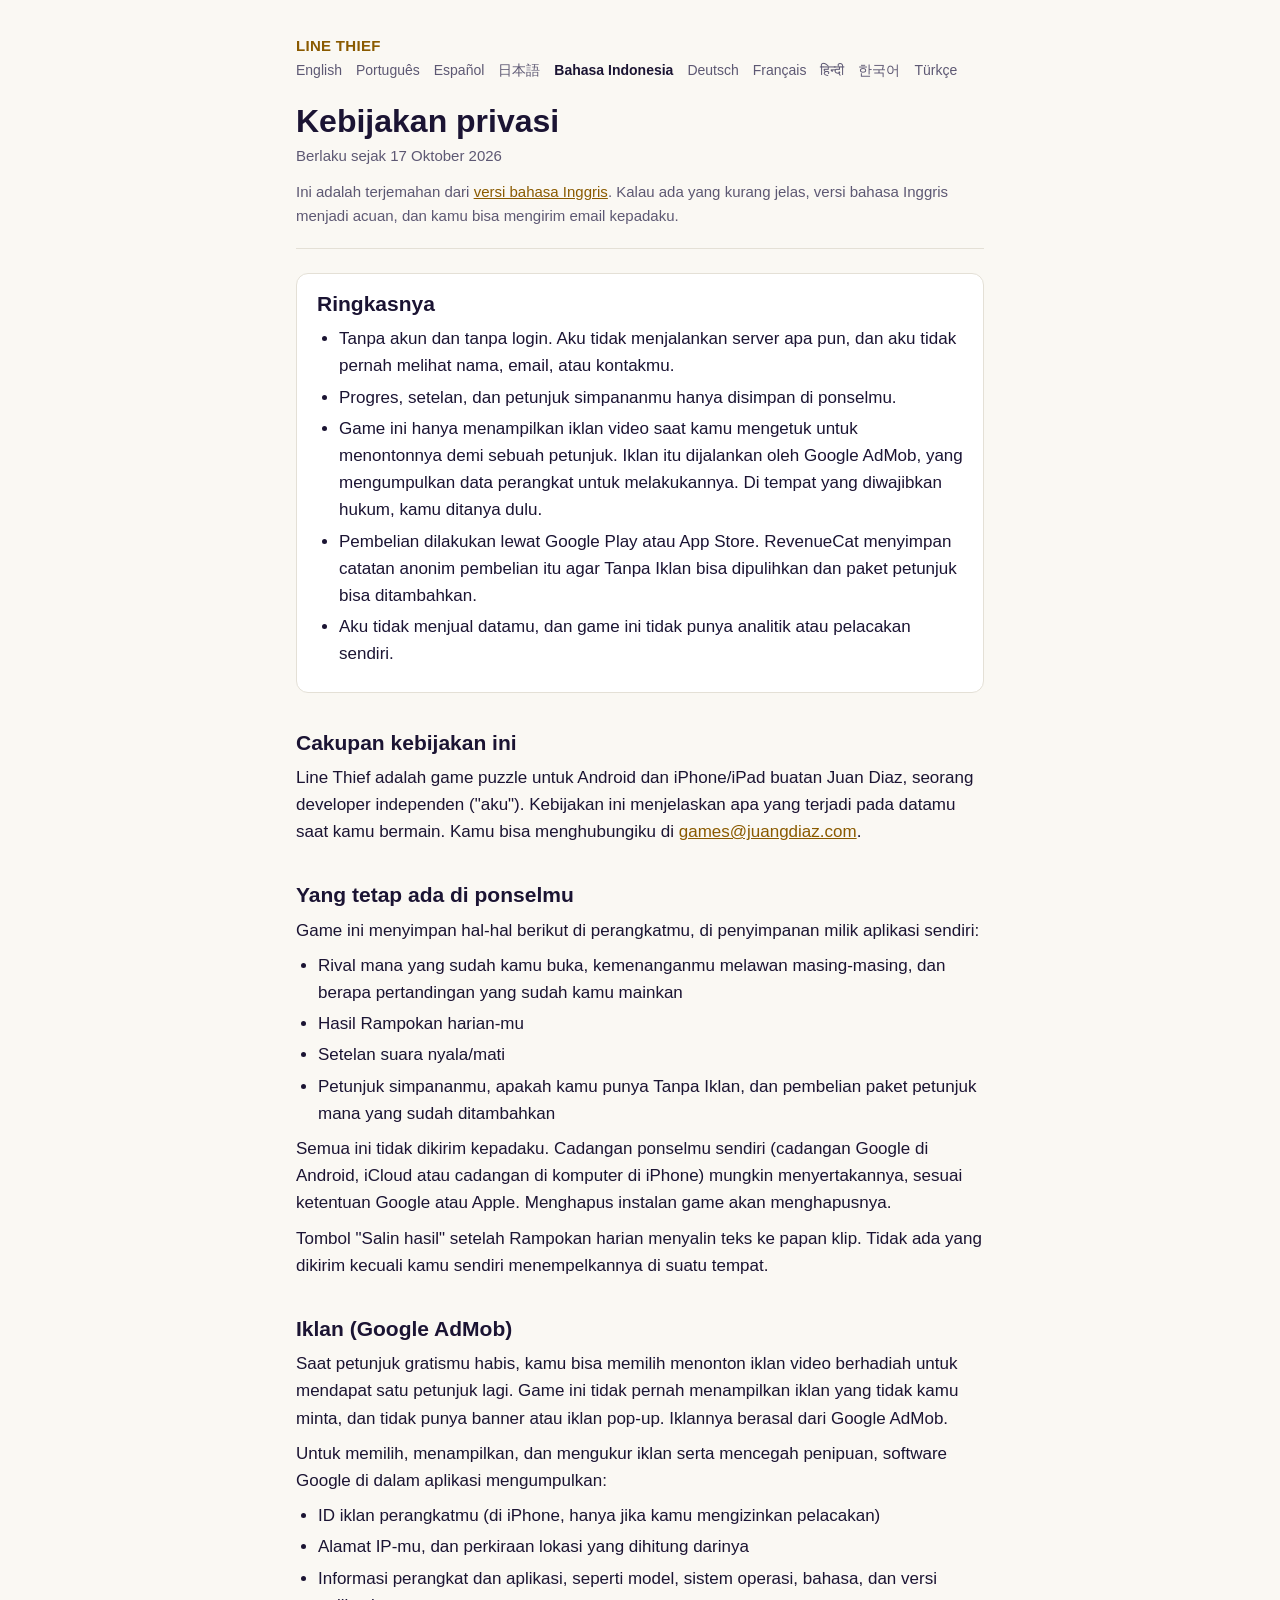
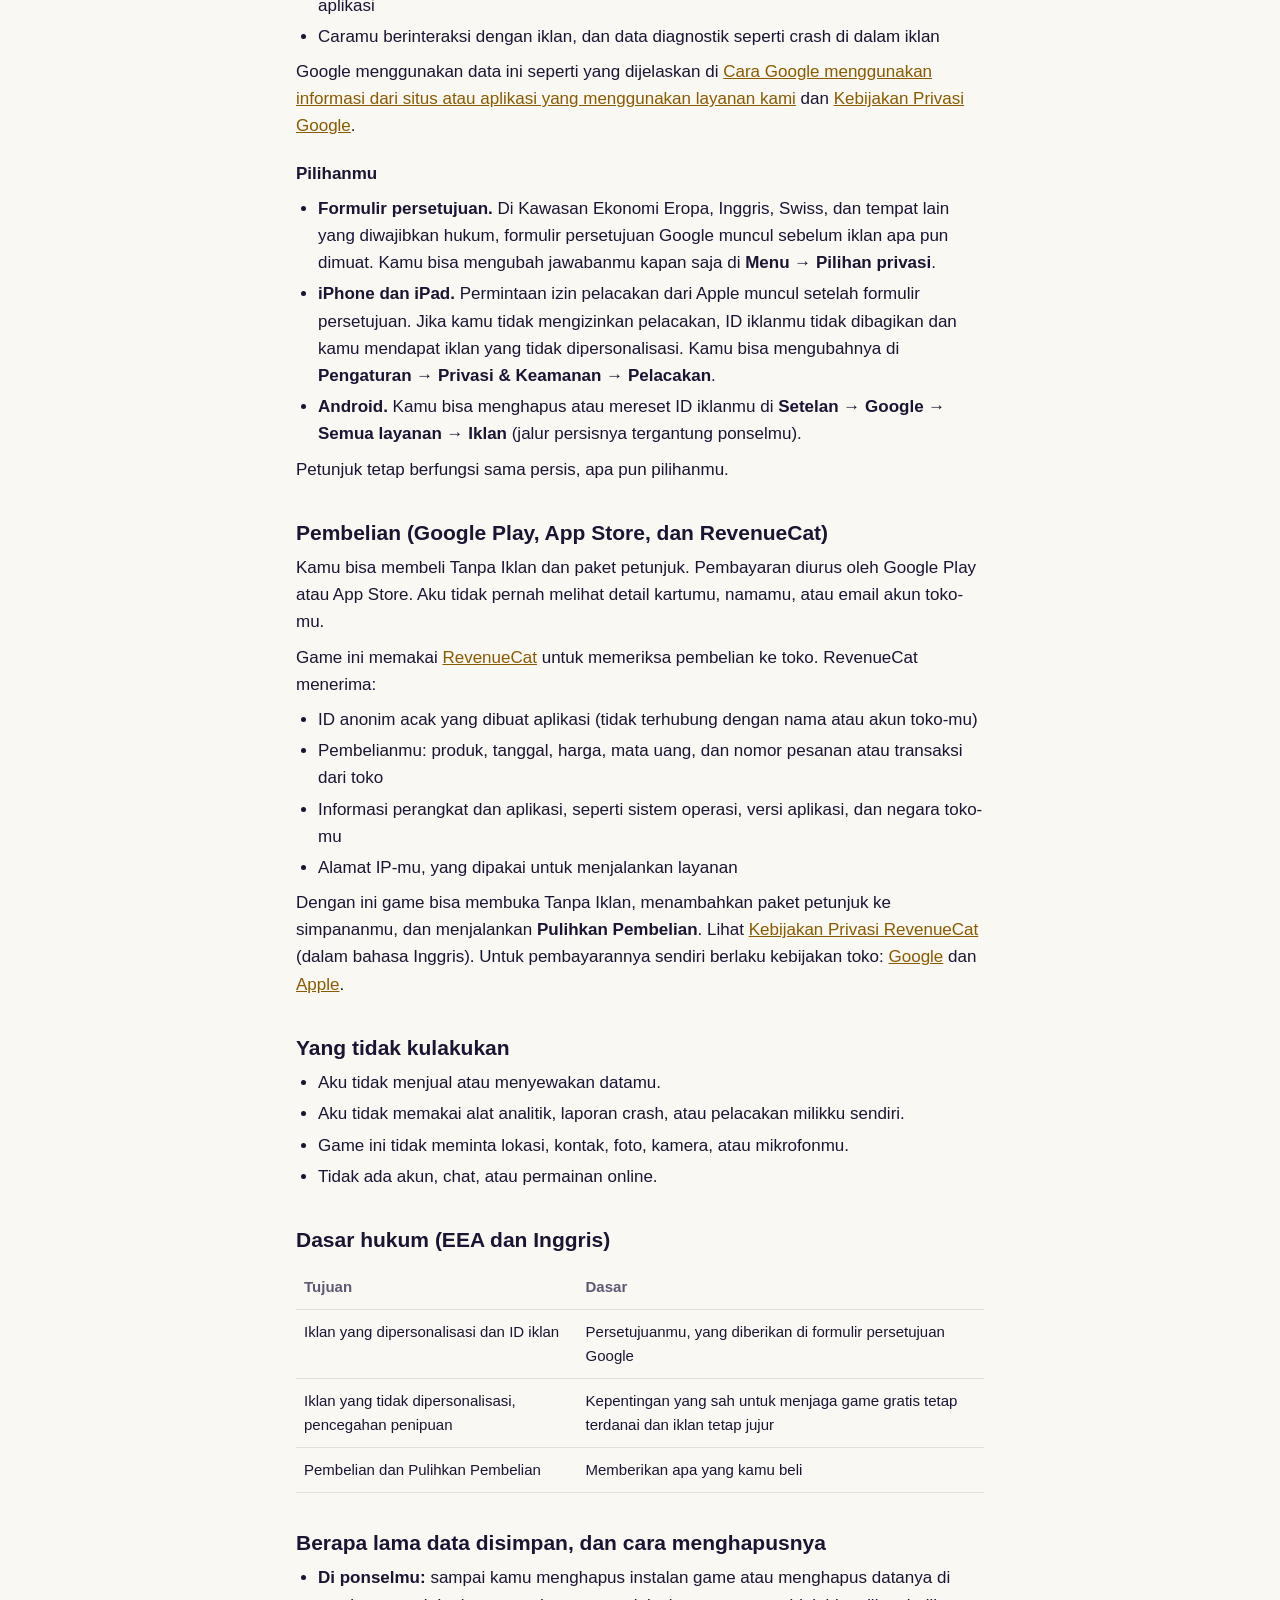
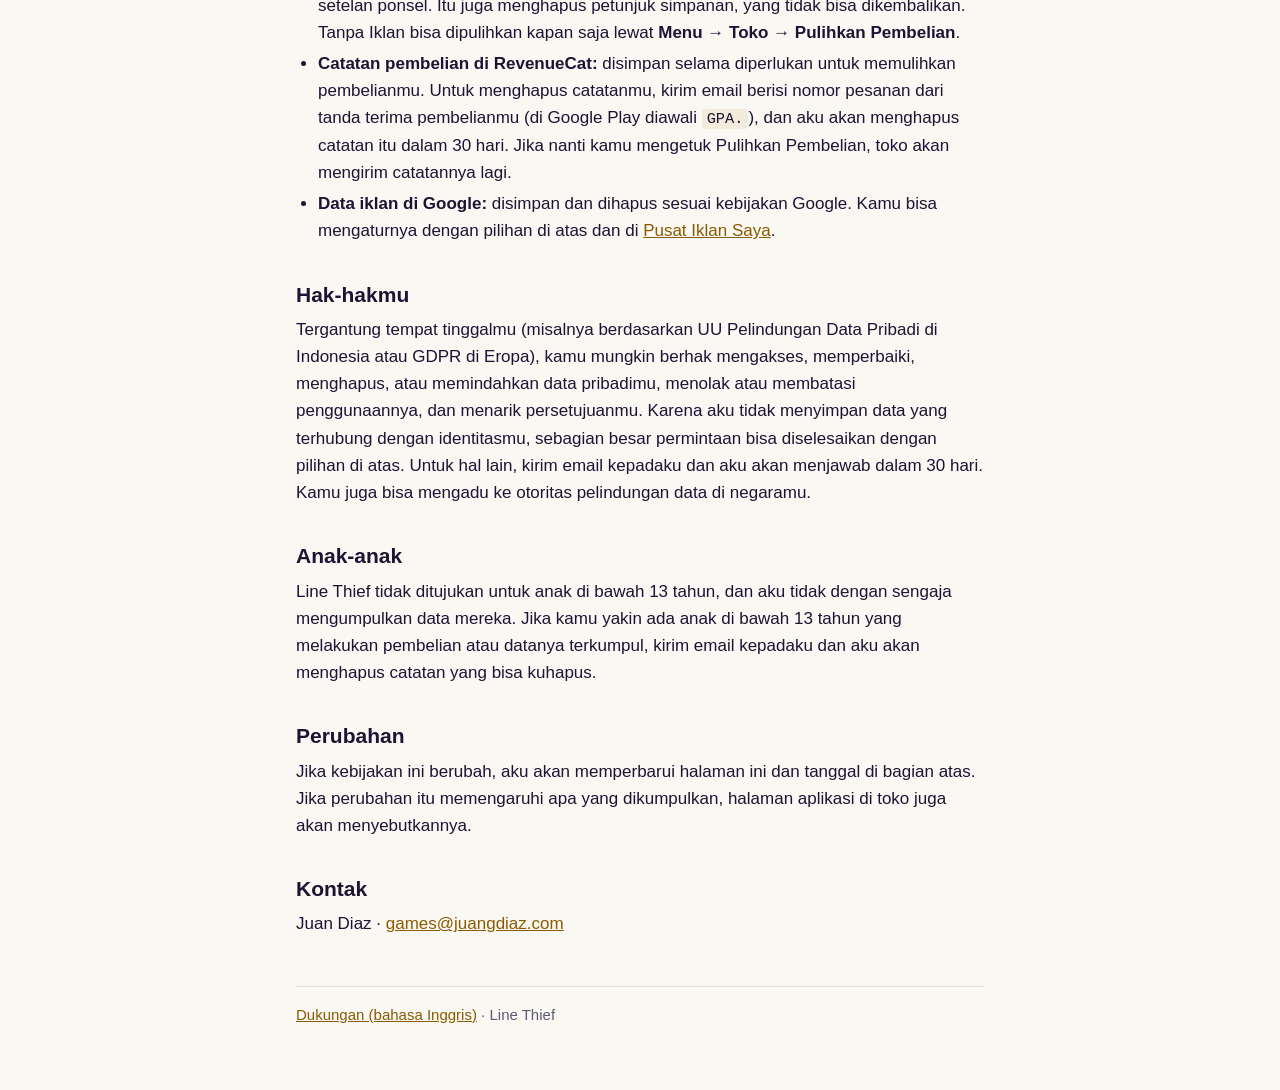
<file: privacy/id/index.html>
<!doctype html>
<html lang="id">
<head>
<meta charset="utf-8">
<meta name="viewport" content="width=device-width,initial-scale=1">
<title>Kebijakan privasi · Line Thief</title>
<meta name="description" content="Apa yang dikumpulkan game Line Thief, dibagikan kepada siapa, dan cara menghapusnya.">
<link rel="stylesheet" href="../../site.css">
</head>
<body>
<main>
<header>
  <a class="brand" href="../../support/">Line Thief</a>
  <nav class="langs" aria-label="Bahasa">
    <a href="../" lang="en">English</a>
    <a href="../pt/" lang="pt-BR">Português</a>
    <a href="../es/" lang="es">Español</a>
    <a href="../ja/" lang="ja">日本語</a>
    <a href="../id/" lang="id" aria-current="page">Bahasa Indonesia</a>
    <a href="../de/" lang="de">Deutsch</a>
    <a href="../fr/" lang="fr">Français</a>
    <a href="../hi/" lang="hi">हिन्दी</a>
    <a href="../ko/" lang="ko">한국어</a>
    <a href="../tr/" lang="tr">Türkçe</a>
  </nav>
  <h1>Kebijakan privasi</h1>
  <p class="meta">Berlaku sejak 17 Oktober 2026</p>
  <p class="note">Ini adalah terjemahan dari <a href="../">versi bahasa Inggris</a>. Kalau ada yang kurang jelas, versi bahasa Inggris menjadi acuan, dan kamu bisa mengirim email kepadaku.</p>
</header>

<section class="summary">
  <h2>Ringkasnya</h2>
  <ul>
    <li>Tanpa akun dan tanpa login. Aku tidak menjalankan server apa pun, dan aku tidak pernah melihat nama, email, atau kontakmu.</li>
    <li>Progres, setelan, dan petunjuk simpananmu hanya disimpan di ponselmu.</li>
    <li>Game ini hanya menampilkan iklan video saat kamu mengetuk untuk menontonnya demi sebuah petunjuk. Iklan itu dijalankan oleh Google AdMob, yang mengumpulkan data perangkat untuk melakukannya. Di tempat yang diwajibkan hukum, kamu ditanya dulu.</li>
    <li>Pembelian dilakukan lewat Google Play atau App Store. RevenueCat menyimpan catatan anonim pembelian itu agar Tanpa Iklan bisa dipulihkan dan paket petunjuk bisa ditambahkan.</li>
    <li>Aku tidak menjual datamu, dan game ini tidak punya analitik atau pelacakan sendiri.</li>
  </ul>
</section>

<h2>Cakupan kebijakan ini</h2>
<p>Line Thief adalah game puzzle untuk Android dan iPhone/iPad buatan Juan Diaz, seorang developer independen ("aku"). Kebijakan ini menjelaskan apa yang terjadi pada datamu saat kamu bermain. Kamu bisa menghubungiku di <a href="mailto:games@juangdiaz.com">games@juangdiaz.com</a>.</p>

<h2>Yang tetap ada di ponselmu</h2>
<p>Game ini menyimpan hal-hal berikut di perangkatmu, di penyimpanan milik aplikasi sendiri:</p>
<ul>
  <li>Rival mana yang sudah kamu buka, kemenanganmu melawan masing-masing, dan berapa pertandingan yang sudah kamu mainkan</li>
  <li>Hasil Rampokan harian-mu</li>
  <li>Setelan suara nyala/mati</li>
  <li>Petunjuk simpananmu, apakah kamu punya Tanpa Iklan, dan pembelian paket petunjuk mana yang sudah ditambahkan</li>
</ul>
<p>Semua ini tidak dikirim kepadaku. Cadangan ponselmu sendiri (cadangan Google di Android, iCloud atau cadangan di komputer di iPhone) mungkin menyertakannya, sesuai ketentuan Google atau Apple. Menghapus instalan game akan menghapusnya.</p>
<p>Tombol "Salin hasil" setelah Rampokan harian menyalin teks ke papan klip. Tidak ada yang dikirim kecuali kamu sendiri menempelkannya di suatu tempat.</p>

<h2>Iklan (Google AdMob)</h2>
<p>Saat petunjuk gratismu habis, kamu bisa memilih menonton iklan video berhadiah untuk mendapat satu petunjuk lagi. Game ini tidak pernah menampilkan iklan yang tidak kamu minta, dan tidak punya banner atau iklan pop-up. Iklannya berasal dari Google AdMob.</p>
<p>Untuk memilih, menampilkan, dan mengukur iklan serta mencegah penipuan, software Google di dalam aplikasi mengumpulkan:</p>
<ul>
  <li>ID iklan perangkatmu (di iPhone, hanya jika kamu mengizinkan pelacakan)</li>
  <li>Alamat IP-mu, dan perkiraan lokasi yang dihitung darinya</li>
  <li>Informasi perangkat dan aplikasi, seperti model, sistem operasi, bahasa, dan versi aplikasi</li>
  <li>Caramu berinteraksi dengan iklan, dan data diagnostik seperti crash di dalam iklan</li>
</ul>
<p>Google menggunakan data ini seperti yang dijelaskan di <a href="https://policies.google.com/technologies/partner-sites?hl=id">Cara Google menggunakan informasi dari situs atau aplikasi yang menggunakan layanan kami</a> dan <a href="https://policies.google.com/privacy?hl=id">Kebijakan Privasi Google</a>.</p>
<h3>Pilihanmu</h3>
<ul>
  <li><b>Formulir persetujuan.</b> Di Kawasan Ekonomi Eropa, Inggris, Swiss, dan tempat lain yang diwajibkan hukum, formulir persetujuan Google muncul sebelum iklan apa pun dimuat. Kamu bisa mengubah jawabanmu kapan saja di <b>Menu → Pilihan privasi</b>.</li>
  <li><b>iPhone dan iPad.</b> Permintaan izin pelacakan dari Apple muncul setelah formulir persetujuan. Jika kamu tidak mengizinkan pelacakan, ID iklanmu tidak dibagikan dan kamu mendapat iklan yang tidak dipersonalisasi. Kamu bisa mengubahnya di <b>Pengaturan → Privasi &amp; Keamanan → Pelacakan</b>.</li>
  <li><b>Android.</b> Kamu bisa menghapus atau mereset ID iklanmu di <b>Setelan → Google → Semua layanan → Iklan</b> (jalur persisnya tergantung ponselmu).</li>
</ul>
<p>Petunjuk tetap berfungsi sama persis, apa pun pilihanmu.</p>

<h2>Pembelian (Google Play, App Store, dan RevenueCat)</h2>
<p>Kamu bisa membeli Tanpa Iklan dan paket petunjuk. Pembayaran diurus oleh Google Play atau App Store. Aku tidak pernah melihat detail kartumu, namamu, atau email akun toko-mu.</p>
<p>Game ini memakai <a href="https://www.revenuecat.com">RevenueCat</a> untuk memeriksa pembelian ke toko. RevenueCat menerima:</p>
<ul>
  <li>ID anonim acak yang dibuat aplikasi (tidak terhubung dengan nama atau akun toko-mu)</li>
  <li>Pembelianmu: produk, tanggal, harga, mata uang, dan nomor pesanan atau transaksi dari toko</li>
  <li>Informasi perangkat dan aplikasi, seperti sistem operasi, versi aplikasi, dan negara toko-mu</li>
  <li>Alamat IP-mu, yang dipakai untuk menjalankan layanan</li>
</ul>
<p>Dengan ini game bisa membuka Tanpa Iklan, menambahkan paket petunjuk ke simpananmu, dan menjalankan <b>Pulihkan Pembelian</b>. Lihat <a href="https://www.revenuecat.com/privacy">Kebijakan Privasi RevenueCat</a> (dalam bahasa Inggris). Untuk pembayarannya sendiri berlaku kebijakan toko: <a href="https://policies.google.com/privacy?hl=id">Google</a> dan <a href="https://www.apple.com/legal/privacy/">Apple</a>.</p>

<h2>Yang tidak kulakukan</h2>
<ul>
  <li>Aku tidak menjual atau menyewakan datamu.</li>
  <li>Aku tidak memakai alat analitik, laporan crash, atau pelacakan milikku sendiri.</li>
  <li>Game ini tidak meminta lokasi, kontak, foto, kamera, atau mikrofonmu.</li>
  <li>Tidak ada akun, chat, atau permainan online.</li>
</ul>

<h2>Dasar hukum (EEA dan Inggris)</h2>
<table>
  <thead><tr><th>Tujuan</th><th>Dasar</th></tr></thead>
  <tbody>
    <tr><td>Iklan yang dipersonalisasi dan ID iklan</td><td>Persetujuanmu, yang diberikan di formulir persetujuan Google</td></tr>
    <tr><td>Iklan yang tidak dipersonalisasi, pencegahan penipuan</td><td>Kepentingan yang sah untuk menjaga game gratis tetap terdanai dan iklan tetap jujur</td></tr>
    <tr><td>Pembelian dan Pulihkan Pembelian</td><td>Memberikan apa yang kamu beli</td></tr>
  </tbody>
</table>

<h2>Berapa lama data disimpan, dan cara menghapusnya</h2>
<ul>
  <li><b>Di ponselmu:</b> sampai kamu menghapus instalan game atau menghapus datanya di setelan ponsel. Itu juga menghapus petunjuk simpanan, yang tidak bisa dikembalikan. Tanpa Iklan bisa dipulihkan kapan saja lewat <b>Menu → Toko → Pulihkan Pembelian</b>.</li>
  <li><b>Catatan pembelian di RevenueCat:</b> disimpan selama diperlukan untuk memulihkan pembelianmu. Untuk menghapus catatanmu, kirim email berisi nomor pesanan dari tanda terima pembelianmu (di Google Play diawali <code>GPA.</code>), dan aku akan menghapus catatan itu dalam 30 hari. Jika nanti kamu mengetuk Pulihkan Pembelian, toko akan mengirim catatannya lagi.</li>
  <li><b>Data iklan di Google:</b> disimpan dan dihapus sesuai kebijakan Google. Kamu bisa mengaturnya dengan pilihan di atas dan di <a href="https://myadcenter.google.com?hl=id">Pusat Iklan Saya</a>.</li>
</ul>

<h2>Hak-hakmu</h2>
<p>Tergantung tempat tinggalmu (misalnya berdasarkan UU Pelindungan Data Pribadi di Indonesia atau GDPR di Eropa), kamu mungkin berhak mengakses, memperbaiki, menghapus, atau memindahkan data pribadimu, menolak atau membatasi penggunaannya, dan menarik persetujuanmu. Karena aku tidak menyimpan data yang terhubung dengan identitasmu, sebagian besar permintaan bisa diselesaikan dengan pilihan di atas. Untuk hal lain, kirim email kepadaku dan aku akan menjawab dalam 30 hari. Kamu juga bisa mengadu ke otoritas pelindungan data di negaramu.</p>

<h2>Anak-anak</h2>
<p>Line Thief tidak ditujukan untuk anak di bawah 13 tahun, dan aku tidak dengan sengaja mengumpulkan data mereka. Jika kamu yakin ada anak di bawah 13 tahun yang melakukan pembelian atau datanya terkumpul, kirim email kepadaku dan aku akan menghapus catatan yang bisa kuhapus.</p>

<h2>Perubahan</h2>
<p>Jika kebijakan ini berubah, aku akan memperbarui halaman ini dan tanggal di bagian atas. Jika perubahan itu memengaruhi apa yang dikumpulkan, halaman aplikasi di toko juga akan menyebutkannya.</p>

<h2>Kontak</h2>
<p>Juan Diaz · <a href="mailto:games@juangdiaz.com">games@juangdiaz.com</a></p>

<footer>
  <a href="../../support/">Dukungan (bahasa Inggris)</a> · Line Thief
</footer>
</main>
</body>
</html>
</file>
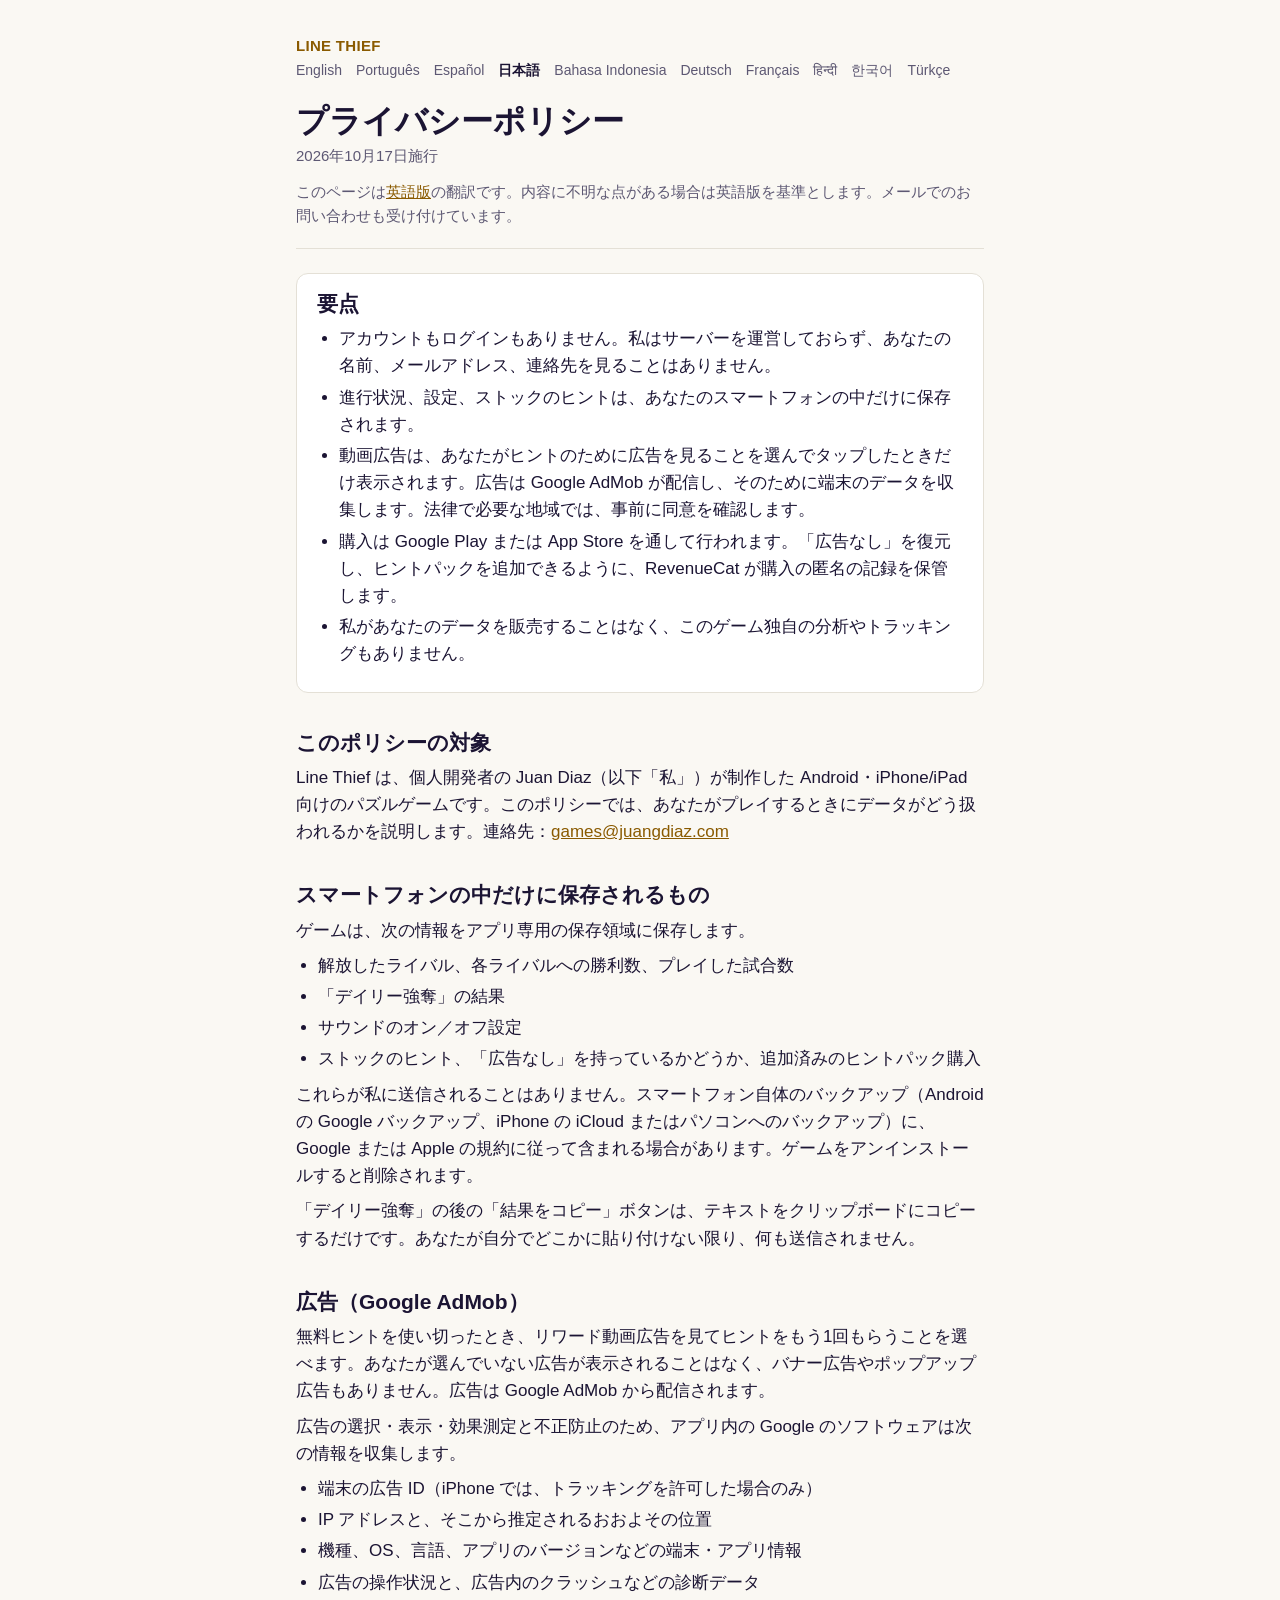
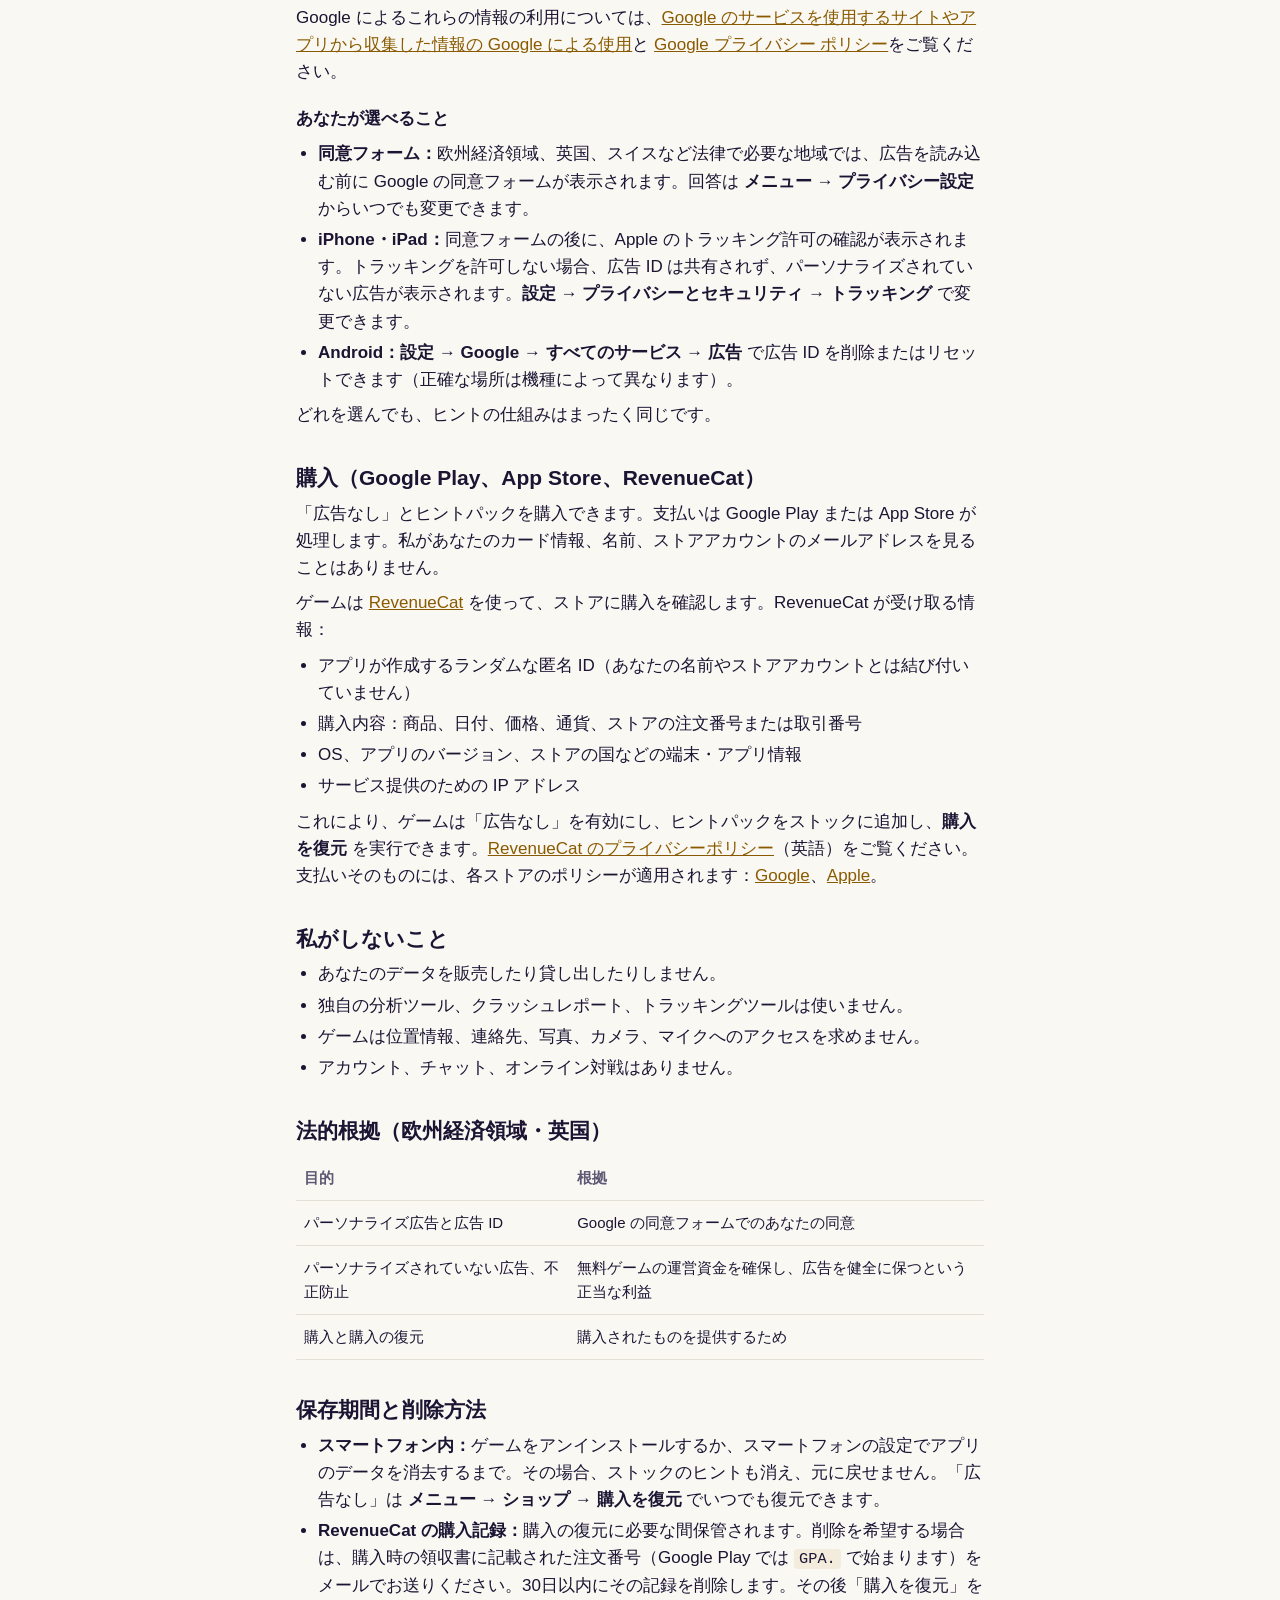
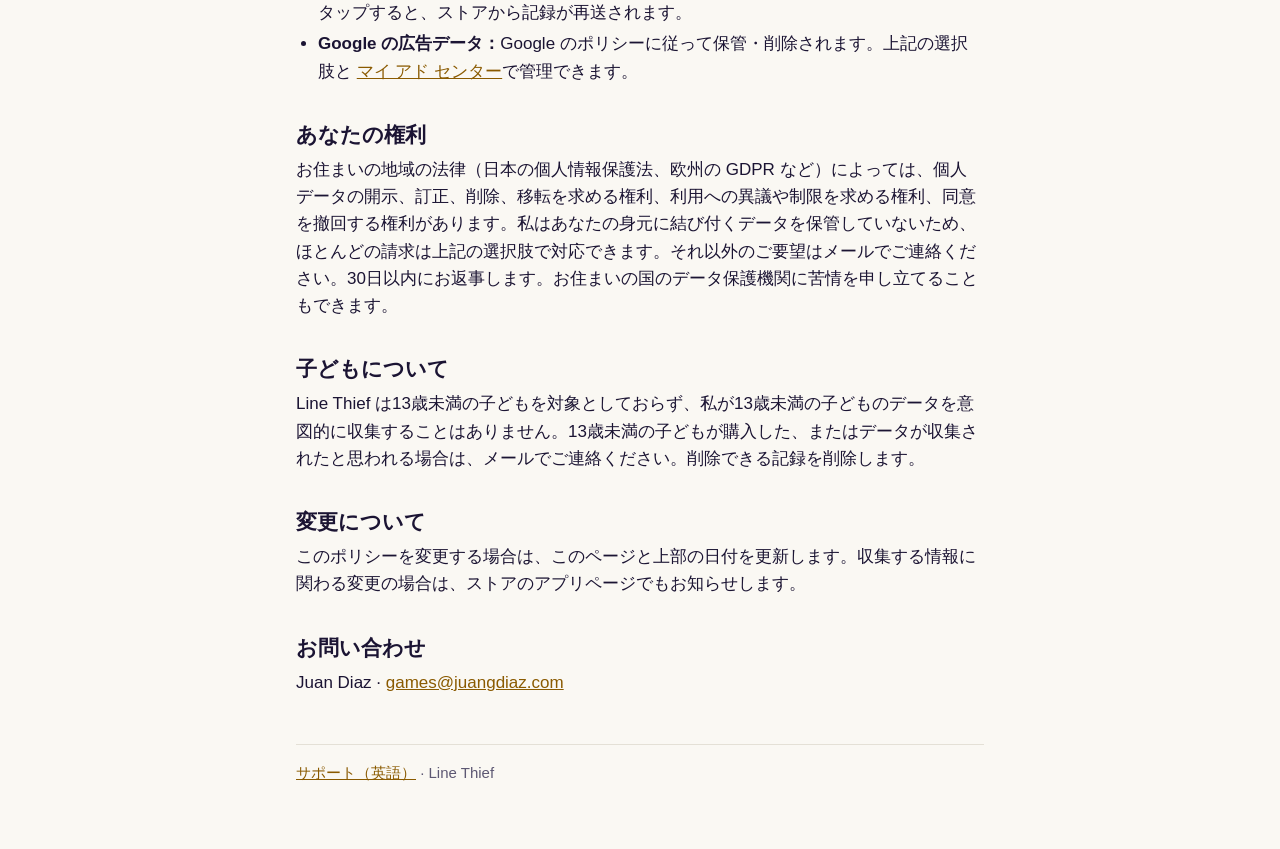
<file: privacy/ja/index.html>
<!doctype html>
<html lang="ja">
<head>
<meta charset="utf-8">
<meta name="viewport" content="width=device-width,initial-scale=1">
<title>プライバシーポリシー · Line Thief</title>
<meta name="description" content="ゲーム「Line Thief」が収集する情報、共有先、削除の方法。">
<link rel="stylesheet" href="../../site.css">
</head>
<body>
<main>
<header>
  <a class="brand" href="../../support/">Line Thief</a>
  <nav class="langs" aria-label="言語">
    <a href="../" lang="en">English</a>
    <a href="../pt/" lang="pt-BR">Português</a>
    <a href="../es/" lang="es">Español</a>
    <a href="../ja/" lang="ja" aria-current="page">日本語</a>
    <a href="../id/" lang="id">Bahasa Indonesia</a>
    <a href="../de/" lang="de">Deutsch</a>
    <a href="../fr/" lang="fr">Français</a>
    <a href="../hi/" lang="hi">हिन्दी</a>
    <a href="../ko/" lang="ko">한국어</a>
    <a href="../tr/" lang="tr">Türkçe</a>
  </nav>
  <h1>プライバシーポリシー</h1>
  <p class="meta">2026年10月17日施行</p>
  <p class="note">このページは<a href="../">英語版</a>の翻訳です。内容に不明な点がある場合は英語版を基準とします。メールでのお問い合わせも受け付けています。</p>
</header>

<section class="summary">
  <h2>要点</h2>
  <ul>
    <li>アカウントもログインもありません。私はサーバーを運営しておらず、あなたの名前、メールアドレス、連絡先を見ることはありません。</li>
    <li>進行状況、設定、ストックのヒントは、あなたのスマートフォンの中だけに保存されます。</li>
    <li>動画広告は、あなたがヒントのために広告を見ることを選んでタップしたときだけ表示されます。広告は Google AdMob が配信し、そのために端末のデータを収集します。法律で必要な地域では、事前に同意を確認します。</li>
    <li>購入は Google Play または App Store を通して行われます。「広告なし」を復元し、ヒントパックを追加できるように、RevenueCat が購入の匿名の記録を保管します。</li>
    <li>私があなたのデータを販売することはなく、このゲーム独自の分析やトラッキングもありません。</li>
  </ul>
</section>

<h2>このポリシーの対象</h2>
<p>Line Thief は、個人開発者の Juan Diaz（以下「私」）が制作した Android・iPhone/iPad 向けのパズルゲームです。このポリシーでは、あなたがプレイするときにデータがどう扱われるかを説明します。連絡先：<a href="mailto:games@juangdiaz.com">games@juangdiaz.com</a></p>

<h2>スマートフォンの中だけに保存されるもの</h2>
<p>ゲームは、次の情報をアプリ専用の保存領域に保存します。</p>
<ul>
  <li>解放したライバル、各ライバルへの勝利数、プレイした試合数</li>
  <li>「デイリー強奪」の結果</li>
  <li>サウンドのオン／オフ設定</li>
  <li>ストックのヒント、「広告なし」を持っているかどうか、追加済みのヒントパック購入</li>
</ul>
<p>これらが私に送信されることはありません。スマートフォン自体のバックアップ（Android の Google バックアップ、iPhone の iCloud またはパソコンへのバックアップ）に、Google または Apple の規約に従って含まれる場合があります。ゲームをアンインストールすると削除されます。</p>
<p>「デイリー強奪」の後の「結果をコピー」ボタンは、テキストをクリップボードにコピーするだけです。あなたが自分でどこかに貼り付けない限り、何も送信されません。</p>

<h2>広告（Google AdMob）</h2>
<p>無料ヒントを使い切ったとき、リワード動画広告を見てヒントをもう1回もらうことを選べます。あなたが選んでいない広告が表示されることはなく、バナー広告やポップアップ広告もありません。広告は Google AdMob から配信されます。</p>
<p>広告の選択・表示・効果測定と不正防止のため、アプリ内の Google のソフトウェアは次の情報を収集します。</p>
<ul>
  <li>端末の広告 ID（iPhone では、トラッキングを許可した場合のみ）</li>
  <li>IP アドレスと、そこから推定されるおおよその位置</li>
  <li>機種、OS、言語、アプリのバージョンなどの端末・アプリ情報</li>
  <li>広告の操作状況と、広告内のクラッシュなどの診断データ</li>
</ul>
<p>Google によるこれらの情報の利用については、<a href="https://policies.google.com/technologies/partner-sites?hl=ja">Google のサービスを使用するサイトやアプリから収集した情報の Google による使用</a>と <a href="https://policies.google.com/privacy?hl=ja">Google プライバシー ポリシー</a>をご覧ください。</p>
<h3>あなたが選べること</h3>
<ul>
  <li><b>同意フォーム：</b>欧州経済領域、英国、スイスなど法律で必要な地域では、広告を読み込む前に Google の同意フォームが表示されます。回答は <b>メニュー → プライバシー設定</b> からいつでも変更できます。</li>
  <li><b>iPhone・iPad：</b>同意フォームの後に、Apple のトラッキング許可の確認が表示されます。トラッキングを許可しない場合、広告 ID は共有されず、パーソナライズされていない広告が表示されます。<b>設定 → プライバシーとセキュリティ → トラッキング</b> で変更できます。</li>
  <li><b>Android：</b><b>設定 → Google → すべてのサービス → 広告</b> で広告 ID を削除またはリセットできます（正確な場所は機種によって異なります）。</li>
</ul>
<p>どれを選んでも、ヒントの仕組みはまったく同じです。</p>

<h2>購入（Google Play、App Store、RevenueCat）</h2>
<p>「広告なし」とヒントパックを購入できます。支払いは Google Play または App Store が処理します。私があなたのカード情報、名前、ストアアカウントのメールアドレスを見ることはありません。</p>
<p>ゲームは <a href="https://www.revenuecat.com">RevenueCat</a> を使って、ストアに購入を確認します。RevenueCat が受け取る情報：</p>
<ul>
  <li>アプリが作成するランダムな匿名 ID（あなたの名前やストアアカウントとは結び付いていません）</li>
  <li>購入内容：商品、日付、価格、通貨、ストアの注文番号または取引番号</li>
  <li>OS、アプリのバージョン、ストアの国などの端末・アプリ情報</li>
  <li>サービス提供のための IP アドレス</li>
</ul>
<p>これにより、ゲームは「広告なし」を有効にし、ヒントパックをストックに追加し、<b>購入を復元</b> を実行できます。<a href="https://www.revenuecat.com/privacy">RevenueCat のプライバシーポリシー</a>（英語）をご覧ください。支払いそのものには、各ストアのポリシーが適用されます：<a href="https://policies.google.com/privacy?hl=ja">Google</a>、<a href="https://www.apple.com/legal/privacy/">Apple</a>。</p>

<h2>私がしないこと</h2>
<ul>
  <li>あなたのデータを販売したり貸し出したりしません。</li>
  <li>独自の分析ツール、クラッシュレポート、トラッキングツールは使いません。</li>
  <li>ゲームは位置情報、連絡先、写真、カメラ、マイクへのアクセスを求めません。</li>
  <li>アカウント、チャット、オンライン対戦はありません。</li>
</ul>

<h2>法的根拠（欧州経済領域・英国）</h2>
<table>
  <thead><tr><th>目的</th><th>根拠</th></tr></thead>
  <tbody>
    <tr><td>パーソナライズ広告と広告 ID</td><td>Google の同意フォームでのあなたの同意</td></tr>
    <tr><td>パーソナライズされていない広告、不正防止</td><td>無料ゲームの運営資金を確保し、広告を健全に保つという正当な利益</td></tr>
    <tr><td>購入と購入の復元</td><td>購入されたものを提供するため</td></tr>
  </tbody>
</table>

<h2>保存期間と削除方法</h2>
<ul>
  <li><b>スマートフォン内：</b>ゲームをアンインストールするか、スマートフォンの設定でアプリのデータを消去するまで。その場合、ストックのヒントも消え、元に戻せません。「広告なし」は <b>メニュー → ショップ → 購入を復元</b> でいつでも復元できます。</li>
  <li><b>RevenueCat の購入記録：</b>購入の復元に必要な間保管されます。削除を希望する場合は、購入時の領収書に記載された注文番号（Google Play では <code>GPA.</code> で始まります）をメールでお送りください。30日以内にその記録を削除します。その後「購入を復元」をタップすると、ストアから記録が再送されます。</li>
  <li><b>Google の広告データ：</b>Google のポリシーに従って保管・削除されます。上記の選択肢と <a href="https://myadcenter.google.com?hl=ja">マイ アド センター</a>で管理できます。</li>
</ul>

<h2>あなたの権利</h2>
<p>お住まいの地域の法律（日本の個人情報保護法、欧州の GDPR など）によっては、個人データの開示、訂正、削除、移転を求める権利、利用への異議や制限を求める権利、同意を撤回する権利があります。私はあなたの身元に結び付くデータを保管していないため、ほとんどの請求は上記の選択肢で対応できます。それ以外のご要望はメールでご連絡ください。30日以内にお返事します。お住まいの国のデータ保護機関に苦情を申し立てることもできます。</p>

<h2>子どもについて</h2>
<p>Line Thief は13歳未満の子どもを対象としておらず、私が13歳未満の子どものデータを意図的に収集することはありません。13歳未満の子どもが購入した、またはデータが収集されたと思われる場合は、メールでご連絡ください。削除できる記録を削除します。</p>

<h2>変更について</h2>
<p>このポリシーを変更する場合は、このページと上部の日付を更新します。収集する情報に関わる変更の場合は、ストアのアプリページでもお知らせします。</p>

<h2>お問い合わせ</h2>
<p>Juan Diaz · <a href="mailto:games@juangdiaz.com">games@juangdiaz.com</a></p>

<footer>
  <a href="../../support/">サポート（英語）</a> · Line Thief
</footer>
</main>
</body>
</html>
</file>
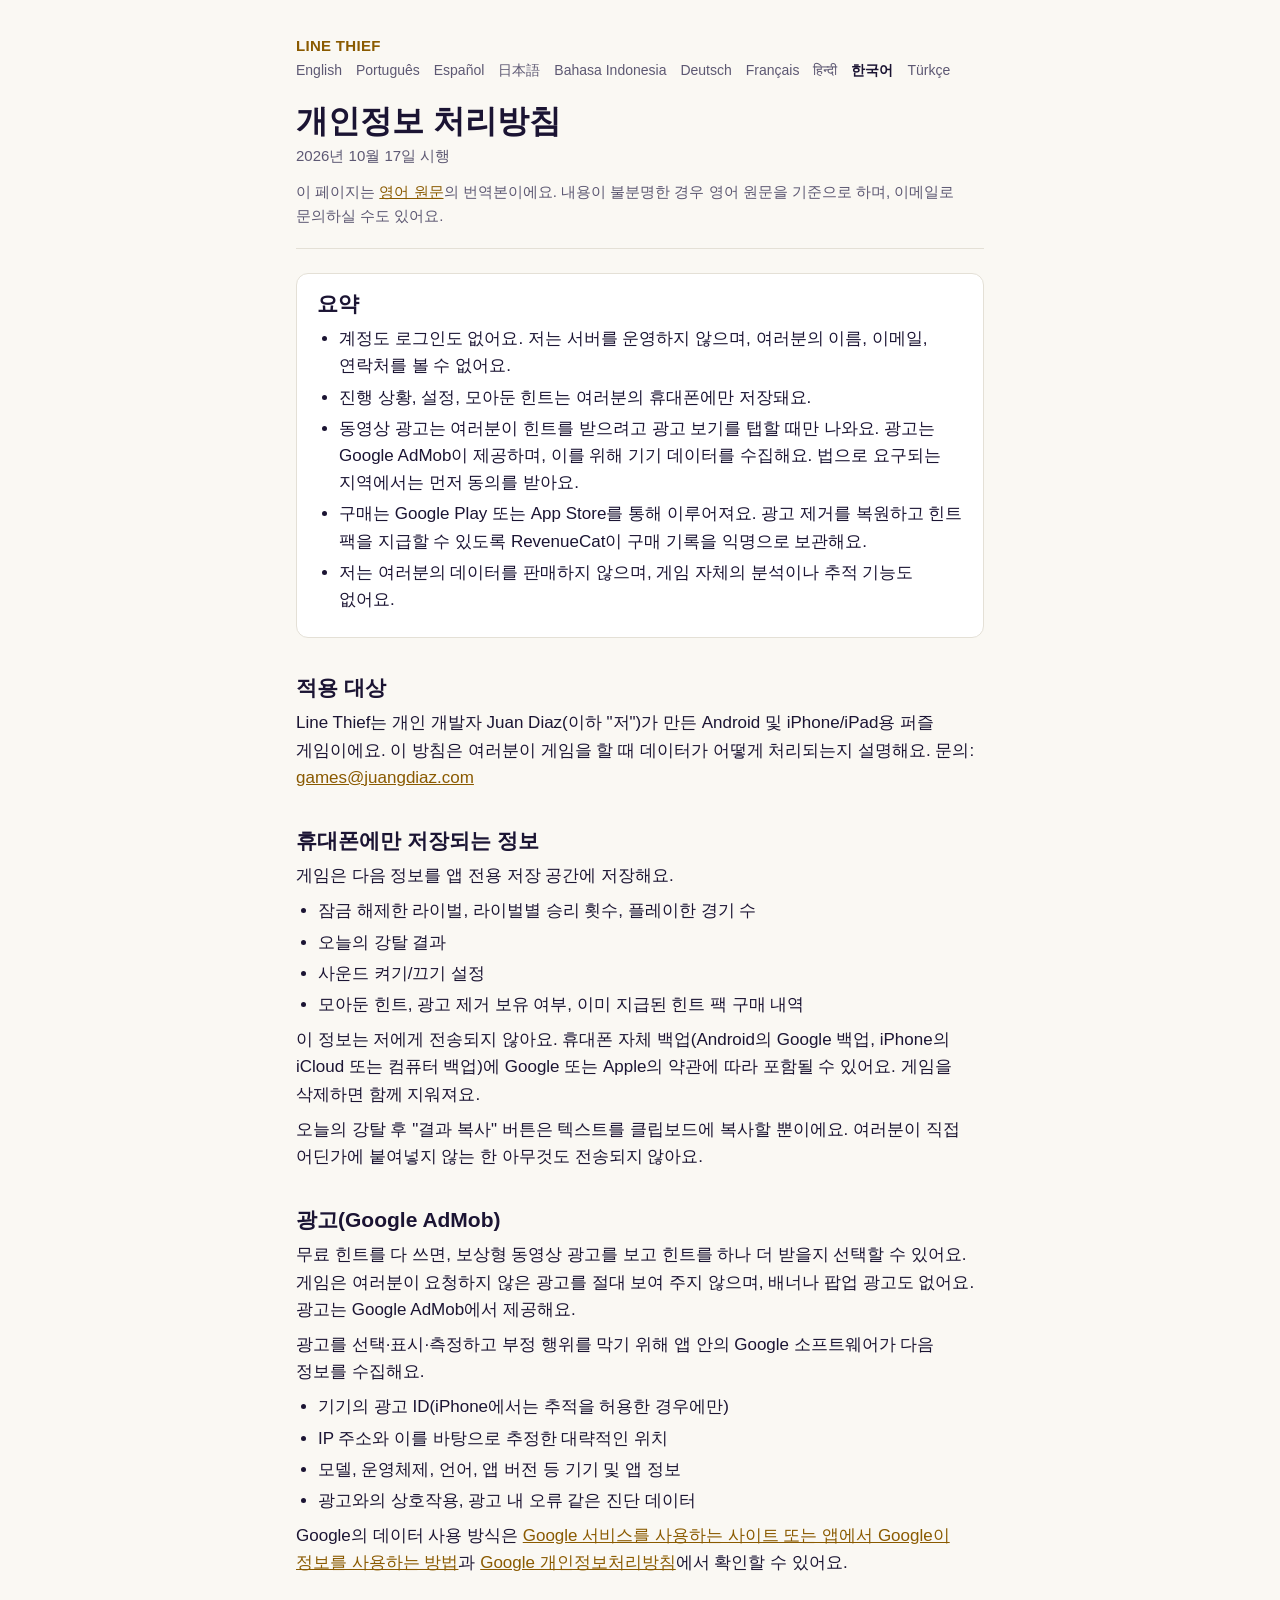
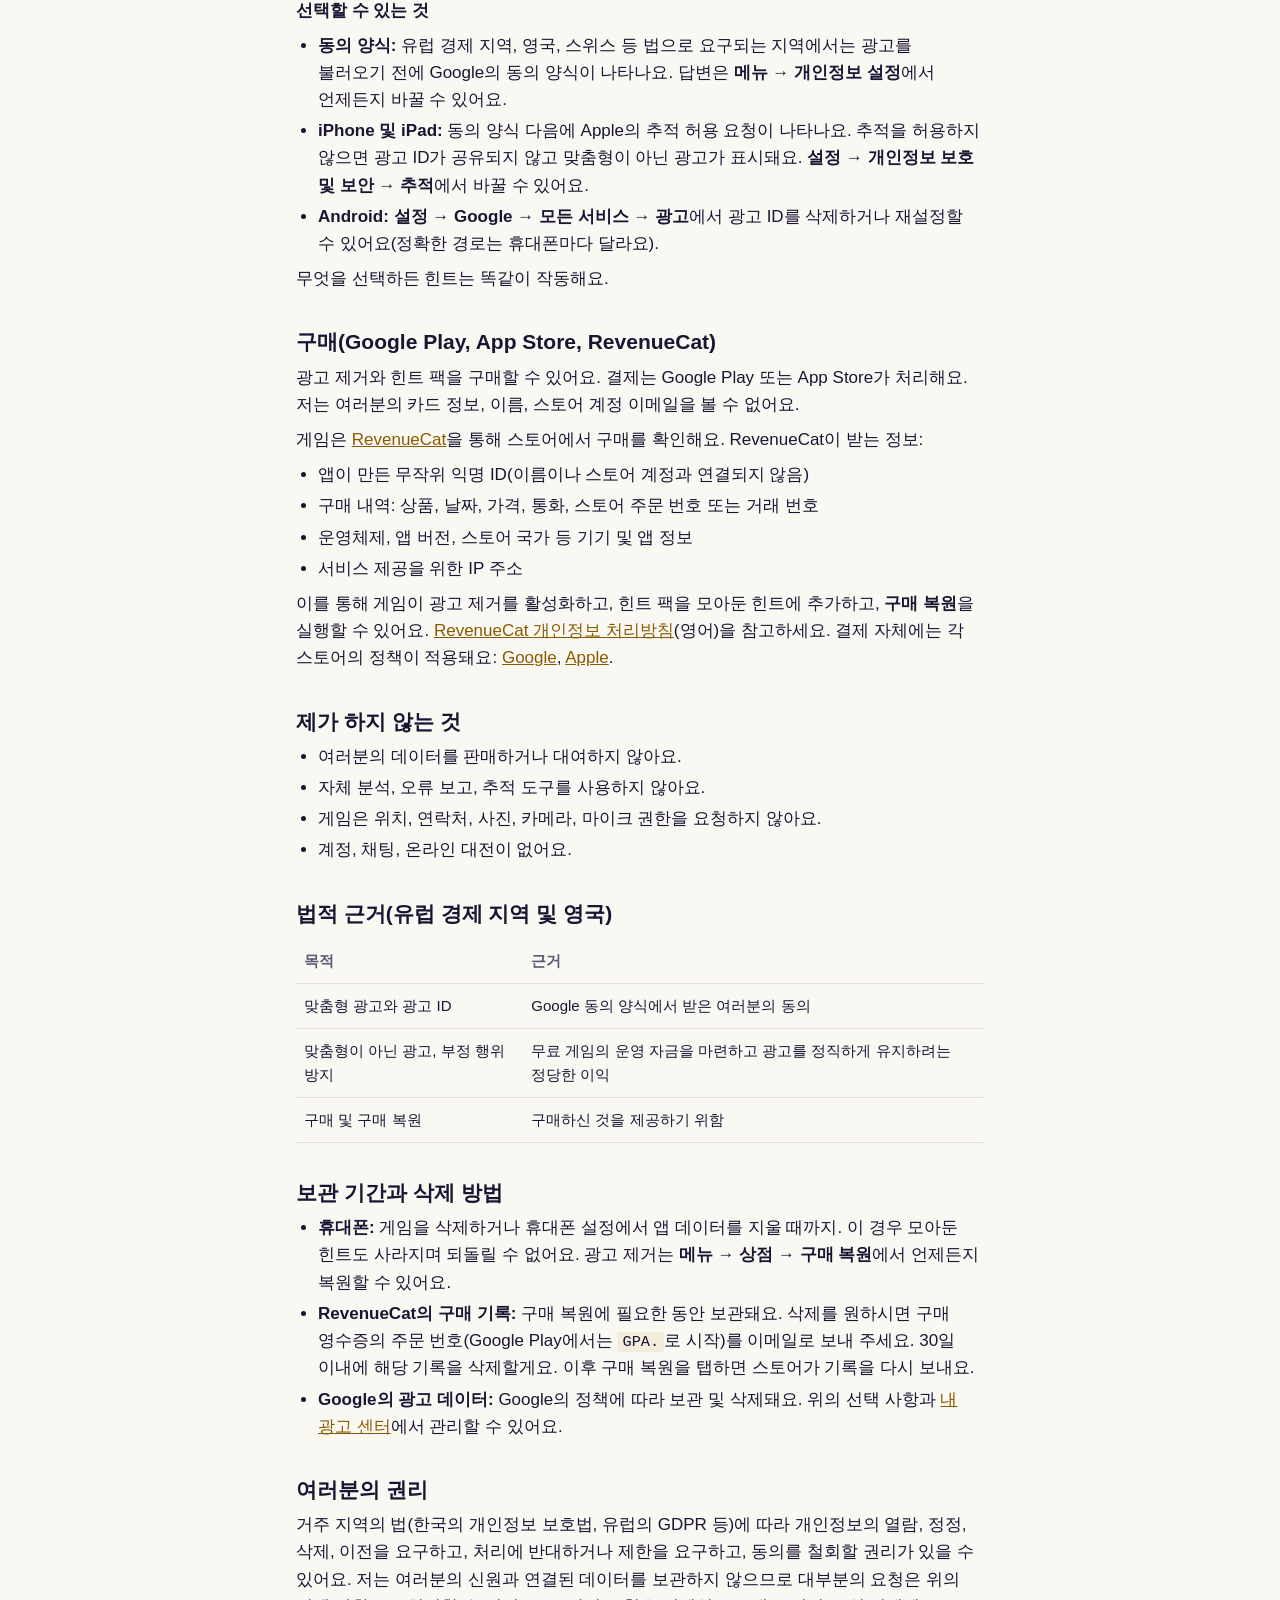
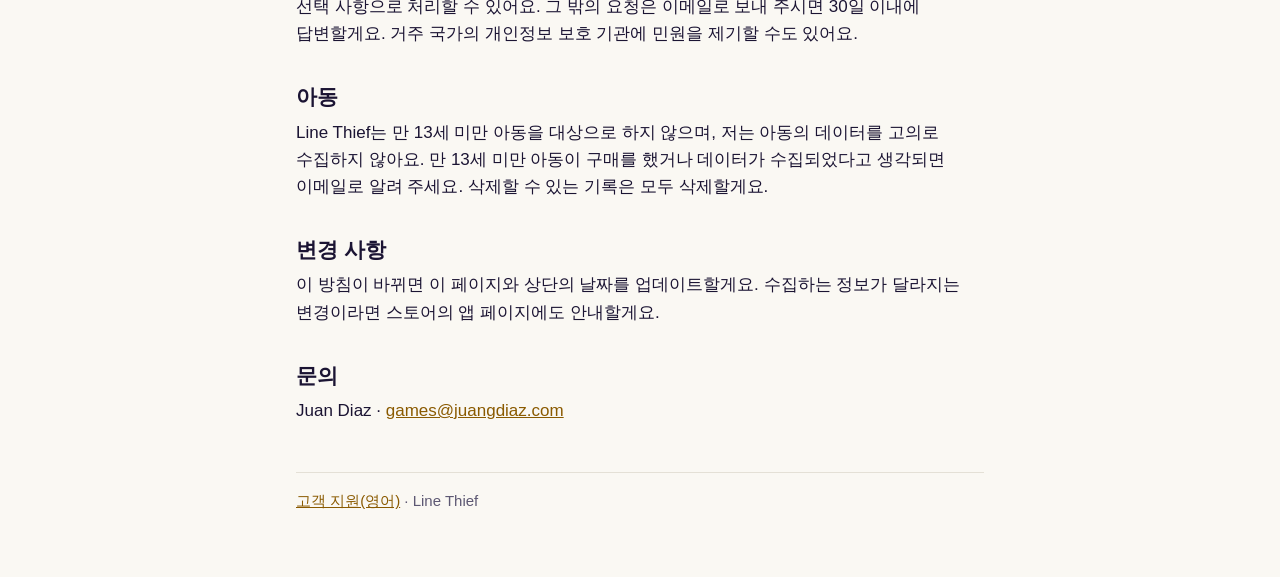
<file: privacy/ko/index.html>
<!doctype html>
<html lang="ko">
<head>
<meta charset="utf-8">
<meta name="viewport" content="width=device-width,initial-scale=1">
<title>개인정보 처리방침 · Line Thief</title>
<meta name="description" content="Line Thief 게임이 수집하는 정보, 공유 대상, 삭제 방법.">
<link rel="stylesheet" href="../../site.css">
</head>
<body>
<main>
<header>
  <a class="brand" href="../../support/">Line Thief</a>
  <nav class="langs" aria-label="언어">
    <a href="../" lang="en">English</a>
    <a href="../pt/" lang="pt-BR">Português</a>
    <a href="../es/" lang="es">Español</a>
    <a href="../ja/" lang="ja">日本語</a>
    <a href="../id/" lang="id">Bahasa Indonesia</a>
    <a href="../de/" lang="de">Deutsch</a>
    <a href="../fr/" lang="fr">Français</a>
    <a href="../hi/" lang="hi">हिन्दी</a>
    <a href="../ko/" lang="ko" aria-current="page">한국어</a>
    <a href="../tr/" lang="tr">Türkçe</a>
  </nav>
  <h1>개인정보 처리방침</h1>
  <p class="meta">2026년 10월 17일 시행</p>
  <p class="note">이 페이지는 <a href="../">영어 원문</a>의 번역본이에요. 내용이 불분명한 경우 영어 원문을 기준으로 하며, 이메일로 문의하실 수도 있어요.</p>
</header>

<section class="summary">
  <h2>요약</h2>
  <ul>
    <li>계정도 로그인도 없어요. 저는 서버를 운영하지 않으며, 여러분의 이름, 이메일, 연락처를 볼 수 없어요.</li>
    <li>진행 상황, 설정, 모아둔 힌트는 여러분의 휴대폰에만 저장돼요.</li>
    <li>동영상 광고는 여러분이 힌트를 받으려고 광고 보기를 탭할 때만 나와요. 광고는 Google AdMob이 제공하며, 이를 위해 기기 데이터를 수집해요. 법으로 요구되는 지역에서는 먼저 동의를 받아요.</li>
    <li>구매는 Google Play 또는 App Store를 통해 이루어져요. 광고 제거를 복원하고 힌트 팩을 지급할 수 있도록 RevenueCat이 구매 기록을 익명으로 보관해요.</li>
    <li>저는 여러분의 데이터를 판매하지 않으며, 게임 자체의 분석이나 추적 기능도 없어요.</li>
  </ul>
</section>

<h2>적용 대상</h2>
<p>Line Thief는 개인 개발자 Juan Diaz(이하 "저")가 만든 Android 및 iPhone/iPad용 퍼즐 게임이에요. 이 방침은 여러분이 게임을 할 때 데이터가 어떻게 처리되는지 설명해요. 문의: <a href="mailto:games@juangdiaz.com">games@juangdiaz.com</a></p>

<h2>휴대폰에만 저장되는 정보</h2>
<p>게임은 다음 정보를 앱 전용 저장 공간에 저장해요.</p>
<ul>
  <li>잠금 해제한 라이벌, 라이벌별 승리 횟수, 플레이한 경기 수</li>
  <li>오늘의 강탈 결과</li>
  <li>사운드 켜기/끄기 설정</li>
  <li>모아둔 힌트, 광고 제거 보유 여부, 이미 지급된 힌트 팩 구매 내역</li>
</ul>
<p>이 정보는 저에게 전송되지 않아요. 휴대폰 자체 백업(Android의 Google 백업, iPhone의 iCloud 또는 컴퓨터 백업)에 Google 또는 Apple의 약관에 따라 포함될 수 있어요. 게임을 삭제하면 함께 지워져요.</p>
<p>오늘의 강탈 후 "결과 복사" 버튼은 텍스트를 클립보드에 복사할 뿐이에요. 여러분이 직접 어딘가에 붙여넣지 않는 한 아무것도 전송되지 않아요.</p>

<h2>광고(Google AdMob)</h2>
<p>무료 힌트를 다 쓰면, 보상형 동영상 광고를 보고 힌트를 하나 더 받을지 선택할 수 있어요. 게임은 여러분이 요청하지 않은 광고를 절대 보여 주지 않으며, 배너나 팝업 광고도 없어요. 광고는 Google AdMob에서 제공해요.</p>
<p>광고를 선택·표시·측정하고 부정 행위를 막기 위해 앱 안의 Google 소프트웨어가 다음 정보를 수집해요.</p>
<ul>
  <li>기기의 광고 ID(iPhone에서는 추적을 허용한 경우에만)</li>
  <li>IP 주소와 이를 바탕으로 추정한 대략적인 위치</li>
  <li>모델, 운영체제, 언어, 앱 버전 등 기기 및 앱 정보</li>
  <li>광고와의 상호작용, 광고 내 오류 같은 진단 데이터</li>
</ul>
<p>Google의 데이터 사용 방식은 <a href="https://policies.google.com/technologies/partner-sites?hl=ko">Google 서비스를 사용하는 사이트 또는 앱에서 Google이 정보를 사용하는 방법</a>과 <a href="https://policies.google.com/privacy?hl=ko">Google 개인정보처리방침</a>에서 확인할 수 있어요.</p>
<h3>선택할 수 있는 것</h3>
<ul>
  <li><b>동의 양식:</b> 유럽 경제 지역, 영국, 스위스 등 법으로 요구되는 지역에서는 광고를 불러오기 전에 Google의 동의 양식이 나타나요. 답변은 <b>메뉴 → 개인정보 설정</b>에서 언제든지 바꿀 수 있어요.</li>
  <li><b>iPhone 및 iPad:</b> 동의 양식 다음에 Apple의 추적 허용 요청이 나타나요. 추적을 허용하지 않으면 광고 ID가 공유되지 않고 맞춤형이 아닌 광고가 표시돼요. <b>설정 → 개인정보 보호 및 보안 → 추적</b>에서 바꿀 수 있어요.</li>
  <li><b>Android:</b> <b>설정 → Google → 모든 서비스 → 광고</b>에서 광고 ID를 삭제하거나 재설정할 수 있어요(정확한 경로는 휴대폰마다 달라요).</li>
</ul>
<p>무엇을 선택하든 힌트는 똑같이 작동해요.</p>

<h2>구매(Google Play, App Store, RevenueCat)</h2>
<p>광고 제거와 힌트 팩을 구매할 수 있어요. 결제는 Google Play 또는 App Store가 처리해요. 저는 여러분의 카드 정보, 이름, 스토어 계정 이메일을 볼 수 없어요.</p>
<p>게임은 <a href="https://www.revenuecat.com">RevenueCat</a>을 통해 스토어에서 구매를 확인해요. RevenueCat이 받는 정보:</p>
<ul>
  <li>앱이 만든 무작위 익명 ID(이름이나 스토어 계정과 연결되지 않음)</li>
  <li>구매 내역: 상품, 날짜, 가격, 통화, 스토어 주문 번호 또는 거래 번호</li>
  <li>운영체제, 앱 버전, 스토어 국가 등 기기 및 앱 정보</li>
  <li>서비스 제공을 위한 IP 주소</li>
</ul>
<p>이를 통해 게임이 광고 제거를 활성화하고, 힌트 팩을 모아둔 힌트에 추가하고, <b>구매 복원</b>을 실행할 수 있어요. <a href="https://www.revenuecat.com/privacy">RevenueCat 개인정보 처리방침</a>(영어)을 참고하세요. 결제 자체에는 각 스토어의 정책이 적용돼요: <a href="https://policies.google.com/privacy?hl=ko">Google</a>, <a href="https://www.apple.com/legal/privacy/">Apple</a>.</p>

<h2>제가 하지 않는 것</h2>
<ul>
  <li>여러분의 데이터를 판매하거나 대여하지 않아요.</li>
  <li>자체 분석, 오류 보고, 추적 도구를 사용하지 않아요.</li>
  <li>게임은 위치, 연락처, 사진, 카메라, 마이크 권한을 요청하지 않아요.</li>
  <li>계정, 채팅, 온라인 대전이 없어요.</li>
</ul>

<h2>법적 근거(유럽 경제 지역 및 영국)</h2>
<table>
  <thead><tr><th>목적</th><th>근거</th></tr></thead>
  <tbody>
    <tr><td>맞춤형 광고와 광고 ID</td><td>Google 동의 양식에서 받은 여러분의 동의</td></tr>
    <tr><td>맞춤형이 아닌 광고, 부정 행위 방지</td><td>무료 게임의 운영 자금을 마련하고 광고를 정직하게 유지하려는 정당한 이익</td></tr>
    <tr><td>구매 및 구매 복원</td><td>구매하신 것을 제공하기 위함</td></tr>
  </tbody>
</table>

<h2>보관 기간과 삭제 방법</h2>
<ul>
  <li><b>휴대폰:</b> 게임을 삭제하거나 휴대폰 설정에서 앱 데이터를 지울 때까지. 이 경우 모아둔 힌트도 사라지며 되돌릴 수 없어요. 광고 제거는 <b>메뉴 → 상점 → 구매 복원</b>에서 언제든지 복원할 수 있어요.</li>
  <li><b>RevenueCat의 구매 기록:</b> 구매 복원에 필요한 동안 보관돼요. 삭제를 원하시면 구매 영수증의 주문 번호(Google Play에서는 <code>GPA.</code>로 시작)를 이메일로 보내 주세요. 30일 이내에 해당 기록을 삭제할게요. 이후 구매 복원을 탭하면 스토어가 기록을 다시 보내요.</li>
  <li><b>Google의 광고 데이터:</b> Google의 정책에 따라 보관 및 삭제돼요. 위의 선택 사항과 <a href="https://myadcenter.google.com?hl=ko">내 광고 센터</a>에서 관리할 수 있어요.</li>
</ul>

<h2>여러분의 권리</h2>
<p>거주 지역의 법(한국의 개인정보 보호법, 유럽의 GDPR 등)에 따라 개인정보의 열람, 정정, 삭제, 이전을 요구하고, 처리에 반대하거나 제한을 요구하고, 동의를 철회할 권리가 있을 수 있어요. 저는 여러분의 신원과 연결된 데이터를 보관하지 않으므로 대부분의 요청은 위의 선택 사항으로 처리할 수 있어요. 그 밖의 요청은 이메일로 보내 주시면 30일 이내에 답변할게요. 거주 국가의 개인정보 보호 기관에 민원을 제기할 수도 있어요.</p>

<h2>아동</h2>
<p>Line Thief는 만 13세 미만 아동을 대상으로 하지 않으며, 저는 아동의 데이터를 고의로 수집하지 않아요. 만 13세 미만 아동이 구매를 했거나 데이터가 수집되었다고 생각되면 이메일로 알려 주세요. 삭제할 수 있는 기록은 모두 삭제할게요.</p>

<h2>변경 사항</h2>
<p>이 방침이 바뀌면 이 페이지와 상단의 날짜를 업데이트할게요. 수집하는 정보가 달라지는 변경이라면 스토어의 앱 페이지에도 안내할게요.</p>

<h2>문의</h2>
<p>Juan Diaz · <a href="mailto:games@juangdiaz.com">games@juangdiaz.com</a></p>

<footer>
  <a href="../../support/">고객 지원(영어)</a> · Line Thief
</footer>
</main>
</body>
</html>
</file>
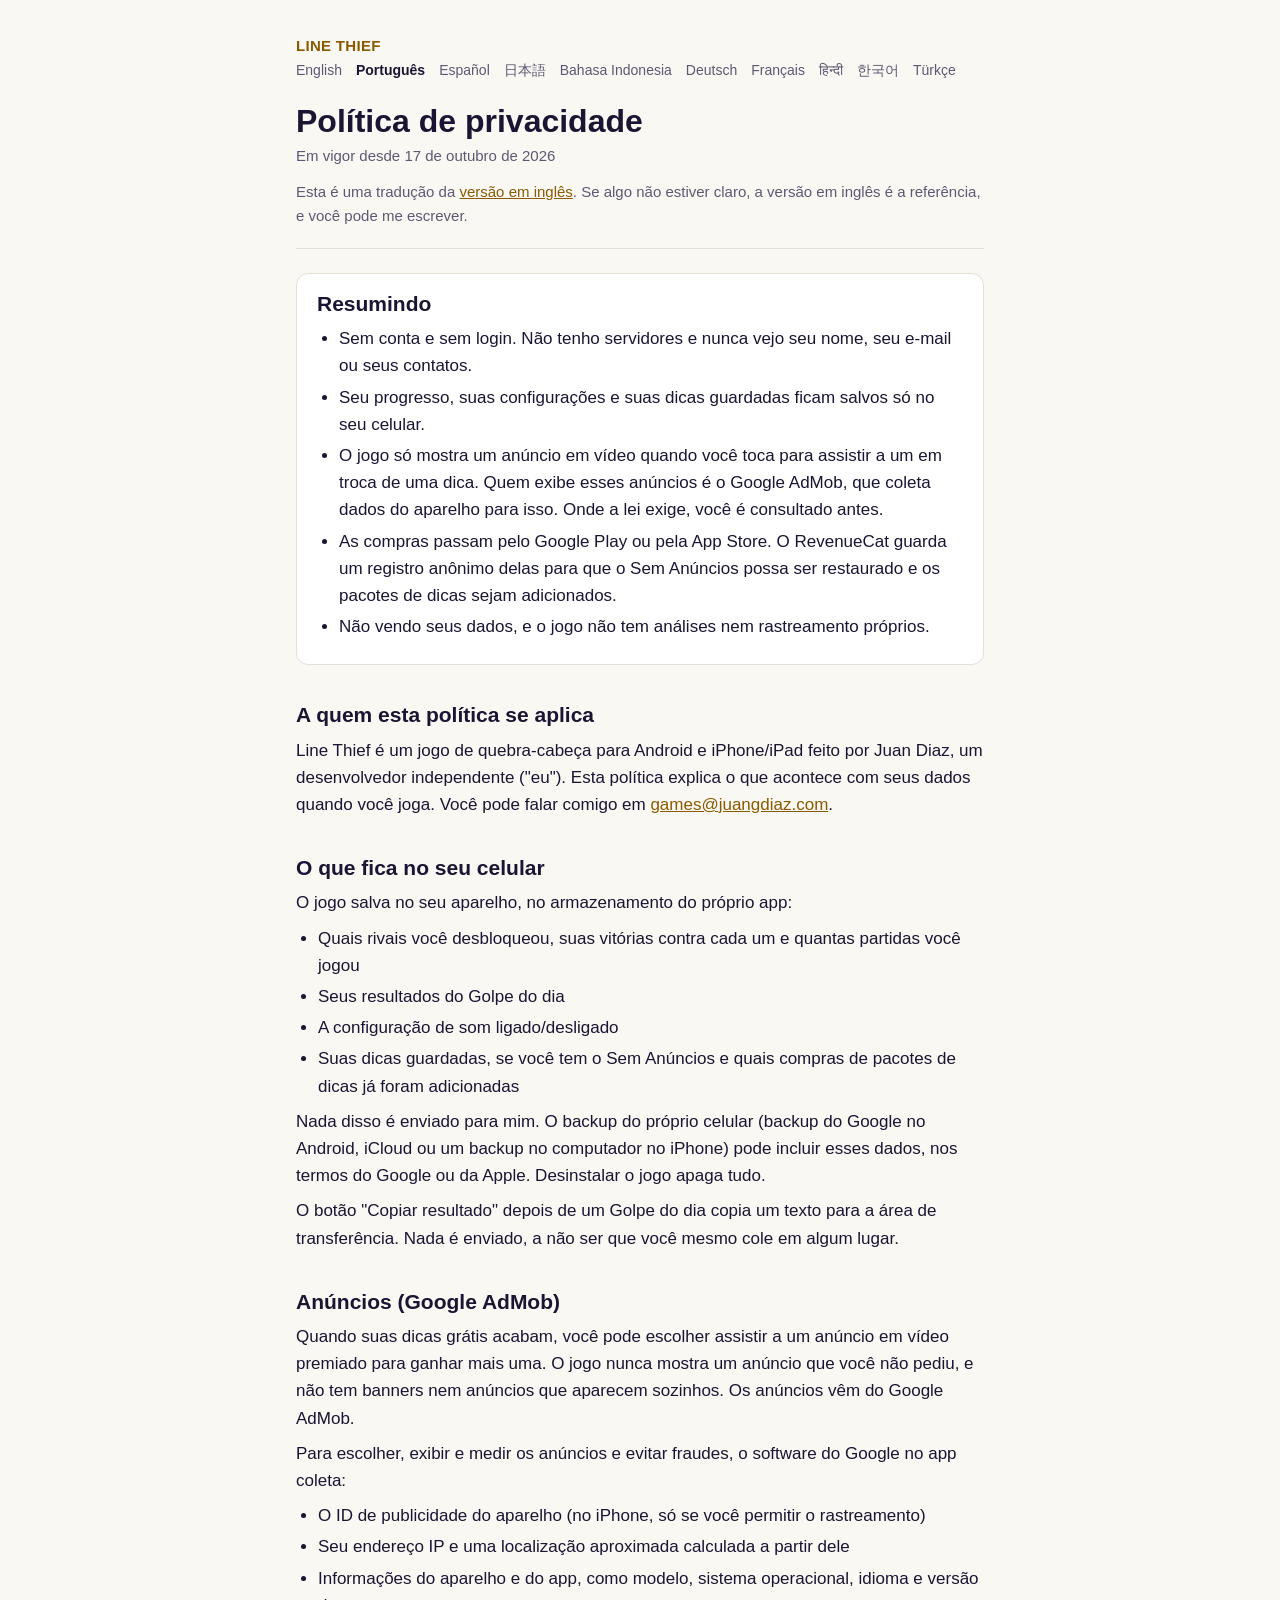
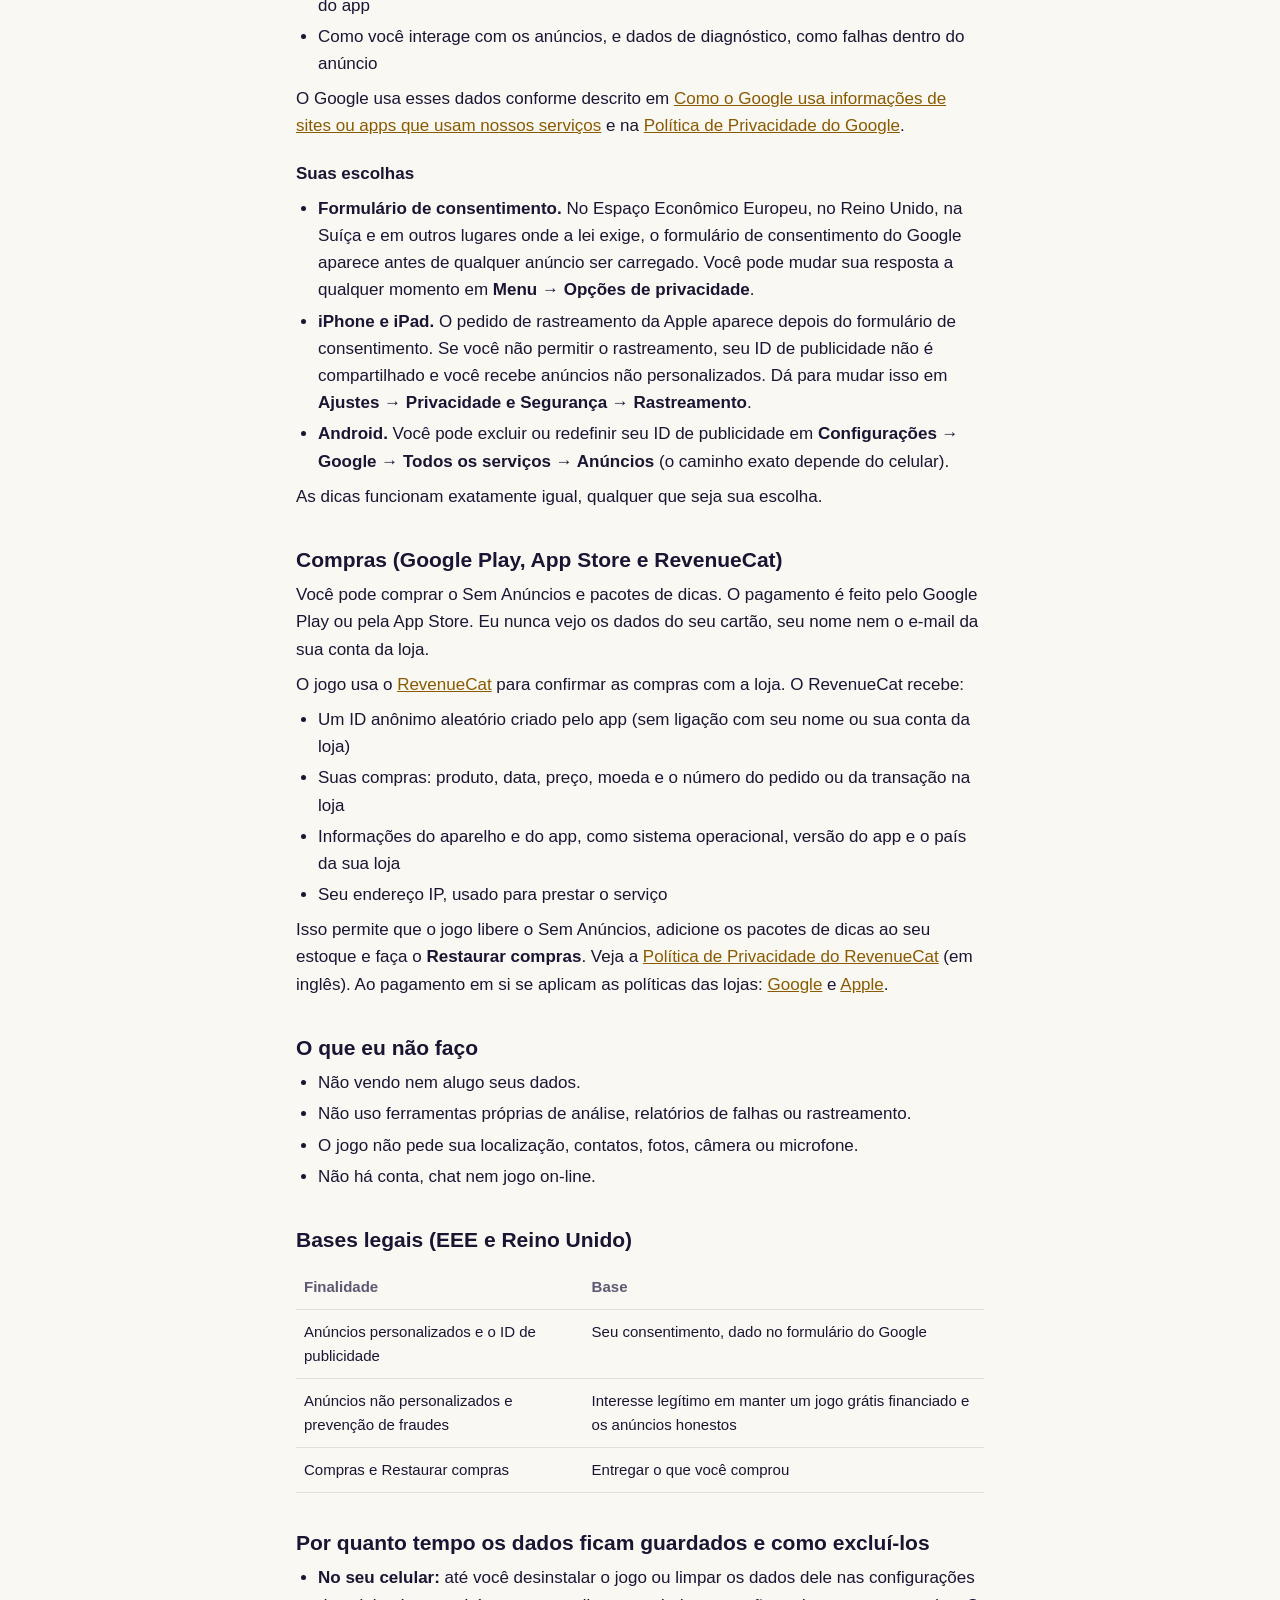
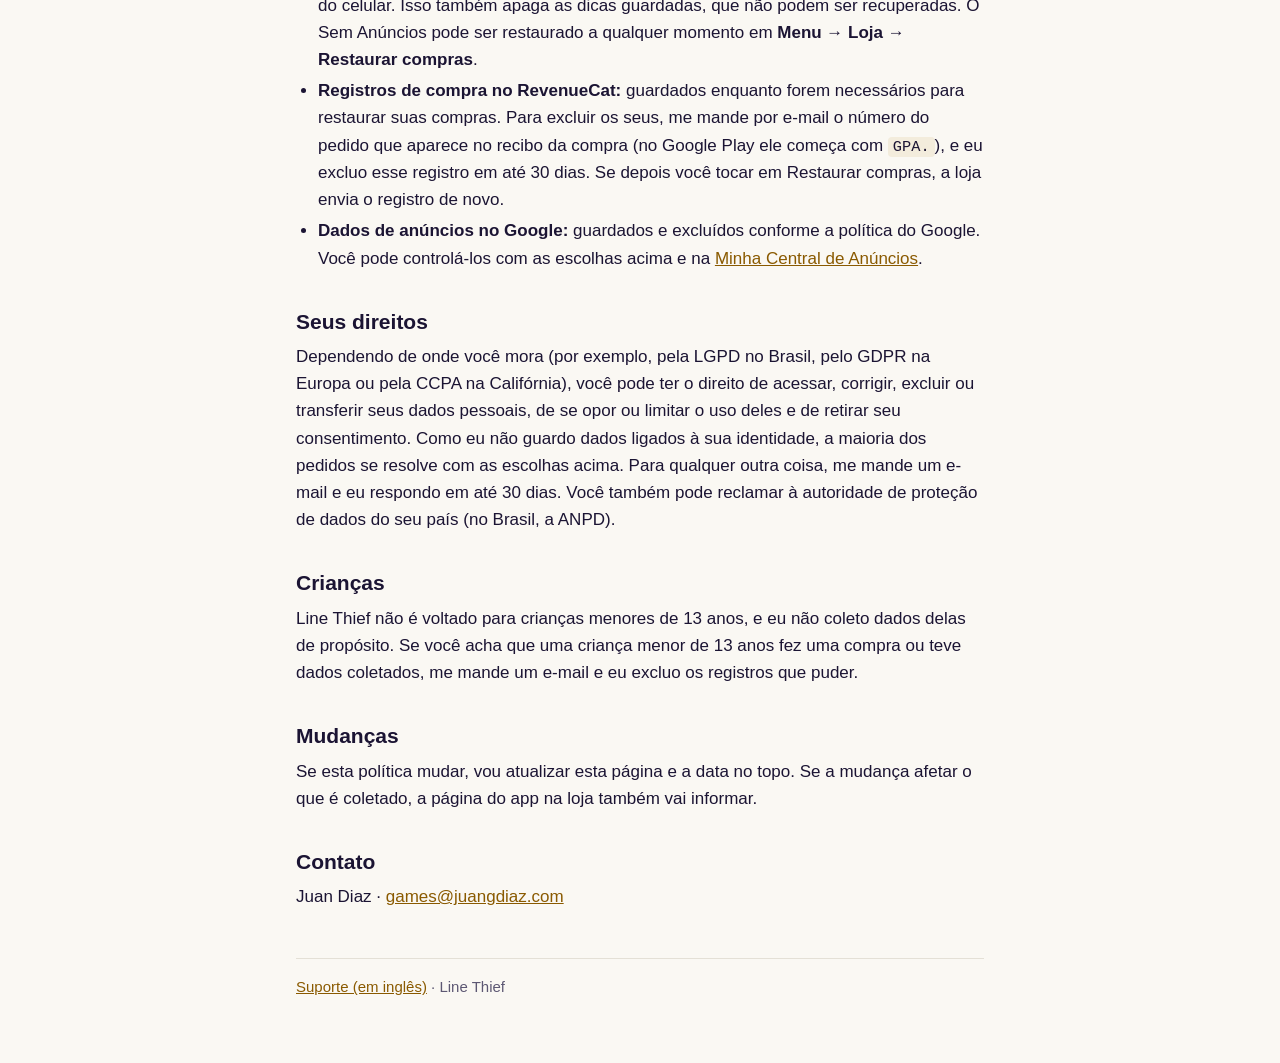
<file: privacy/pt/index.html>
<!doctype html>
<html lang="pt-BR">
<head>
<meta charset="utf-8">
<meta name="viewport" content="width=device-width,initial-scale=1">
<title>Política de privacidade · Line Thief</title>
<meta name="description" content="O que o jogo Line Thief coleta, com quem compartilha e como excluir.">
<link rel="stylesheet" href="../../site.css">
</head>
<body>
<main>
<header>
  <a class="brand" href="../../support/">Line Thief</a>
  <nav class="langs" aria-label="Idioma">
    <a href="../" lang="en">English</a>
    <a href="../pt/" lang="pt-BR" aria-current="page">Português</a>
    <a href="../es/" lang="es">Español</a>
    <a href="../ja/" lang="ja">日本語</a>
    <a href="../id/" lang="id">Bahasa Indonesia</a>
    <a href="../de/" lang="de">Deutsch</a>
    <a href="../fr/" lang="fr">Français</a>
    <a href="../hi/" lang="hi">हिन्दी</a>
    <a href="../ko/" lang="ko">한국어</a>
    <a href="../tr/" lang="tr">Türkçe</a>
  </nav>
  <h1>Política de privacidade</h1>
  <p class="meta">Em vigor desde 17 de outubro de 2026</p>
  <p class="note">Esta é uma tradução da <a href="../">versão em inglês</a>. Se algo não estiver claro, a versão em inglês é a referência, e você pode me escrever.</p>
</header>

<section class="summary">
  <h2>Resumindo</h2>
  <ul>
    <li>Sem conta e sem login. Não tenho servidores e nunca vejo seu nome, seu e-mail ou seus contatos.</li>
    <li>Seu progresso, suas configurações e suas dicas guardadas ficam salvos só no seu celular.</li>
    <li>O jogo só mostra um anúncio em vídeo quando você toca para assistir a um em troca de uma dica. Quem exibe esses anúncios é o Google AdMob, que coleta dados do aparelho para isso. Onde a lei exige, você é consultado antes.</li>
    <li>As compras passam pelo Google Play ou pela App Store. O RevenueCat guarda um registro anônimo delas para que o Sem Anúncios possa ser restaurado e os pacotes de dicas sejam adicionados.</li>
    <li>Não vendo seus dados, e o jogo não tem análises nem rastreamento próprios.</li>
  </ul>
</section>

<h2>A quem esta política se aplica</h2>
<p>Line Thief é um jogo de quebra-cabeça para Android e iPhone/iPad feito por Juan Diaz, um desenvolvedor independente ("eu"). Esta política explica o que acontece com seus dados quando você joga. Você pode falar comigo em <a href="mailto:games@juangdiaz.com">games@juangdiaz.com</a>.</p>

<h2>O que fica no seu celular</h2>
<p>O jogo salva no seu aparelho, no armazenamento do próprio app:</p>
<ul>
  <li>Quais rivais você desbloqueou, suas vitórias contra cada um e quantas partidas você jogou</li>
  <li>Seus resultados do Golpe do dia</li>
  <li>A configuração de som ligado/desligado</li>
  <li>Suas dicas guardadas, se você tem o Sem Anúncios e quais compras de pacotes de dicas já foram adicionadas</li>
</ul>
<p>Nada disso é enviado para mim. O backup do próprio celular (backup do Google no Android, iCloud ou um backup no computador no iPhone) pode incluir esses dados, nos termos do Google ou da Apple. Desinstalar o jogo apaga tudo.</p>
<p>O botão "Copiar resultado" depois de um Golpe do dia copia um texto para a área de transferência. Nada é enviado, a não ser que você mesmo cole em algum lugar.</p>

<h2>Anúncios (Google AdMob)</h2>
<p>Quando suas dicas grátis acabam, você pode escolher assistir a um anúncio em vídeo premiado para ganhar mais uma. O jogo nunca mostra um anúncio que você não pediu, e não tem banners nem anúncios que aparecem sozinhos. Os anúncios vêm do Google AdMob.</p>
<p>Para escolher, exibir e medir os anúncios e evitar fraudes, o software do Google no app coleta:</p>
<ul>
  <li>O ID de publicidade do aparelho (no iPhone, só se você permitir o rastreamento)</li>
  <li>Seu endereço IP e uma localização aproximada calculada a partir dele</li>
  <li>Informações do aparelho e do app, como modelo, sistema operacional, idioma e versão do app</li>
  <li>Como você interage com os anúncios, e dados de diagnóstico, como falhas dentro do anúncio</li>
</ul>
<p>O Google usa esses dados conforme descrito em <a href="https://policies.google.com/technologies/partner-sites?hl=pt-BR">Como o Google usa informações de sites ou apps que usam nossos serviços</a> e na <a href="https://policies.google.com/privacy?hl=pt-BR">Política de Privacidade do Google</a>.</p>
<h3>Suas escolhas</h3>
<ul>
  <li><b>Formulário de consentimento.</b> No Espaço Econômico Europeu, no Reino Unido, na Suíça e em outros lugares onde a lei exige, o formulário de consentimento do Google aparece antes de qualquer anúncio ser carregado. Você pode mudar sua resposta a qualquer momento em <b>Menu → Opções de privacidade</b>.</li>
  <li><b>iPhone e iPad.</b> O pedido de rastreamento da Apple aparece depois do formulário de consentimento. Se você não permitir o rastreamento, seu ID de publicidade não é compartilhado e você recebe anúncios não personalizados. Dá para mudar isso em <b>Ajustes → Privacidade e Segurança → Rastreamento</b>.</li>
  <li><b>Android.</b> Você pode excluir ou redefinir seu ID de publicidade em <b>Configurações → Google → Todos os serviços → Anúncios</b> (o caminho exato depende do celular).</li>
</ul>
<p>As dicas funcionam exatamente igual, qualquer que seja sua escolha.</p>

<h2>Compras (Google Play, App Store e RevenueCat)</h2>
<p>Você pode comprar o Sem Anúncios e pacotes de dicas. O pagamento é feito pelo Google Play ou pela App Store. Eu nunca vejo os dados do seu cartão, seu nome nem o e-mail da sua conta da loja.</p>
<p>O jogo usa o <a href="https://www.revenuecat.com">RevenueCat</a> para confirmar as compras com a loja. O RevenueCat recebe:</p>
<ul>
  <li>Um ID anônimo aleatório criado pelo app (sem ligação com seu nome ou sua conta da loja)</li>
  <li>Suas compras: produto, data, preço, moeda e o número do pedido ou da transação na loja</li>
  <li>Informações do aparelho e do app, como sistema operacional, versão do app e o país da sua loja</li>
  <li>Seu endereço IP, usado para prestar o serviço</li>
</ul>
<p>Isso permite que o jogo libere o Sem Anúncios, adicione os pacotes de dicas ao seu estoque e faça o <b>Restaurar compras</b>. Veja a <a href="https://www.revenuecat.com/privacy">Política de Privacidade do RevenueCat</a> (em inglês). Ao pagamento em si se aplicam as políticas das lojas: <a href="https://policies.google.com/privacy?hl=pt-BR">Google</a> e <a href="https://www.apple.com/legal/privacy/">Apple</a>.</p>

<h2>O que eu não faço</h2>
<ul>
  <li>Não vendo nem alugo seus dados.</li>
  <li>Não uso ferramentas próprias de análise, relatórios de falhas ou rastreamento.</li>
  <li>O jogo não pede sua localização, contatos, fotos, câmera ou microfone.</li>
  <li>Não há conta, chat nem jogo on-line.</li>
</ul>

<h2>Bases legais (EEE e Reino Unido)</h2>
<table>
  <thead><tr><th>Finalidade</th><th>Base</th></tr></thead>
  <tbody>
    <tr><td>Anúncios personalizados e o ID de publicidade</td><td>Seu consentimento, dado no formulário do Google</td></tr>
    <tr><td>Anúncios não personalizados e prevenção de fraudes</td><td>Interesse legítimo em manter um jogo grátis financiado e os anúncios honestos</td></tr>
    <tr><td>Compras e Restaurar compras</td><td>Entregar o que você comprou</td></tr>
  </tbody>
</table>

<h2>Por quanto tempo os dados ficam guardados e como excluí-los</h2>
<ul>
  <li><b>No seu celular:</b> até você desinstalar o jogo ou limpar os dados dele nas configurações do celular. Isso também apaga as dicas guardadas, que não podem ser recuperadas. O Sem Anúncios pode ser restaurado a qualquer momento em <b>Menu → Loja → Restaurar compras</b>.</li>
  <li><b>Registros de compra no RevenueCat:</b> guardados enquanto forem necessários para restaurar suas compras. Para excluir os seus, me mande por e-mail o número do pedido que aparece no recibo da compra (no Google Play ele começa com <code>GPA.</code>), e eu excluo esse registro em até 30 dias. Se depois você tocar em Restaurar compras, a loja envia o registro de novo.</li>
  <li><b>Dados de anúncios no Google:</b> guardados e excluídos conforme a política do Google. Você pode controlá-los com as escolhas acima e na <a href="https://myadcenter.google.com?hl=pt-BR">Minha Central de Anúncios</a>.</li>
</ul>

<h2>Seus direitos</h2>
<p>Dependendo de onde você mora (por exemplo, pela LGPD no Brasil, pelo GDPR na Europa ou pela CCPA na Califórnia), você pode ter o direito de acessar, corrigir, excluir ou transferir seus dados pessoais, de se opor ou limitar o uso deles e de retirar seu consentimento. Como eu não guardo dados ligados à sua identidade, a maioria dos pedidos se resolve com as escolhas acima. Para qualquer outra coisa, me mande um e-mail e eu respondo em até 30 dias. Você também pode reclamar à autoridade de proteção de dados do seu país (no Brasil, a ANPD).</p>

<h2>Crianças</h2>
<p>Line Thief não é voltado para crianças menores de 13 anos, e eu não coleto dados delas de propósito. Se você acha que uma criança menor de 13 anos fez uma compra ou teve dados coletados, me mande um e-mail e eu excluo os registros que puder.</p>

<h2>Mudanças</h2>
<p>Se esta política mudar, vou atualizar esta página e a data no topo. Se a mudança afetar o que é coletado, a página do app na loja também vai informar.</p>

<h2>Contato</h2>
<p>Juan Diaz · <a href="mailto:games@juangdiaz.com">games@juangdiaz.com</a></p>

<footer>
  <a href="../../support/">Suporte (em inglês)</a> · Line Thief
</footer>
</main>
</body>
</html>
</file>
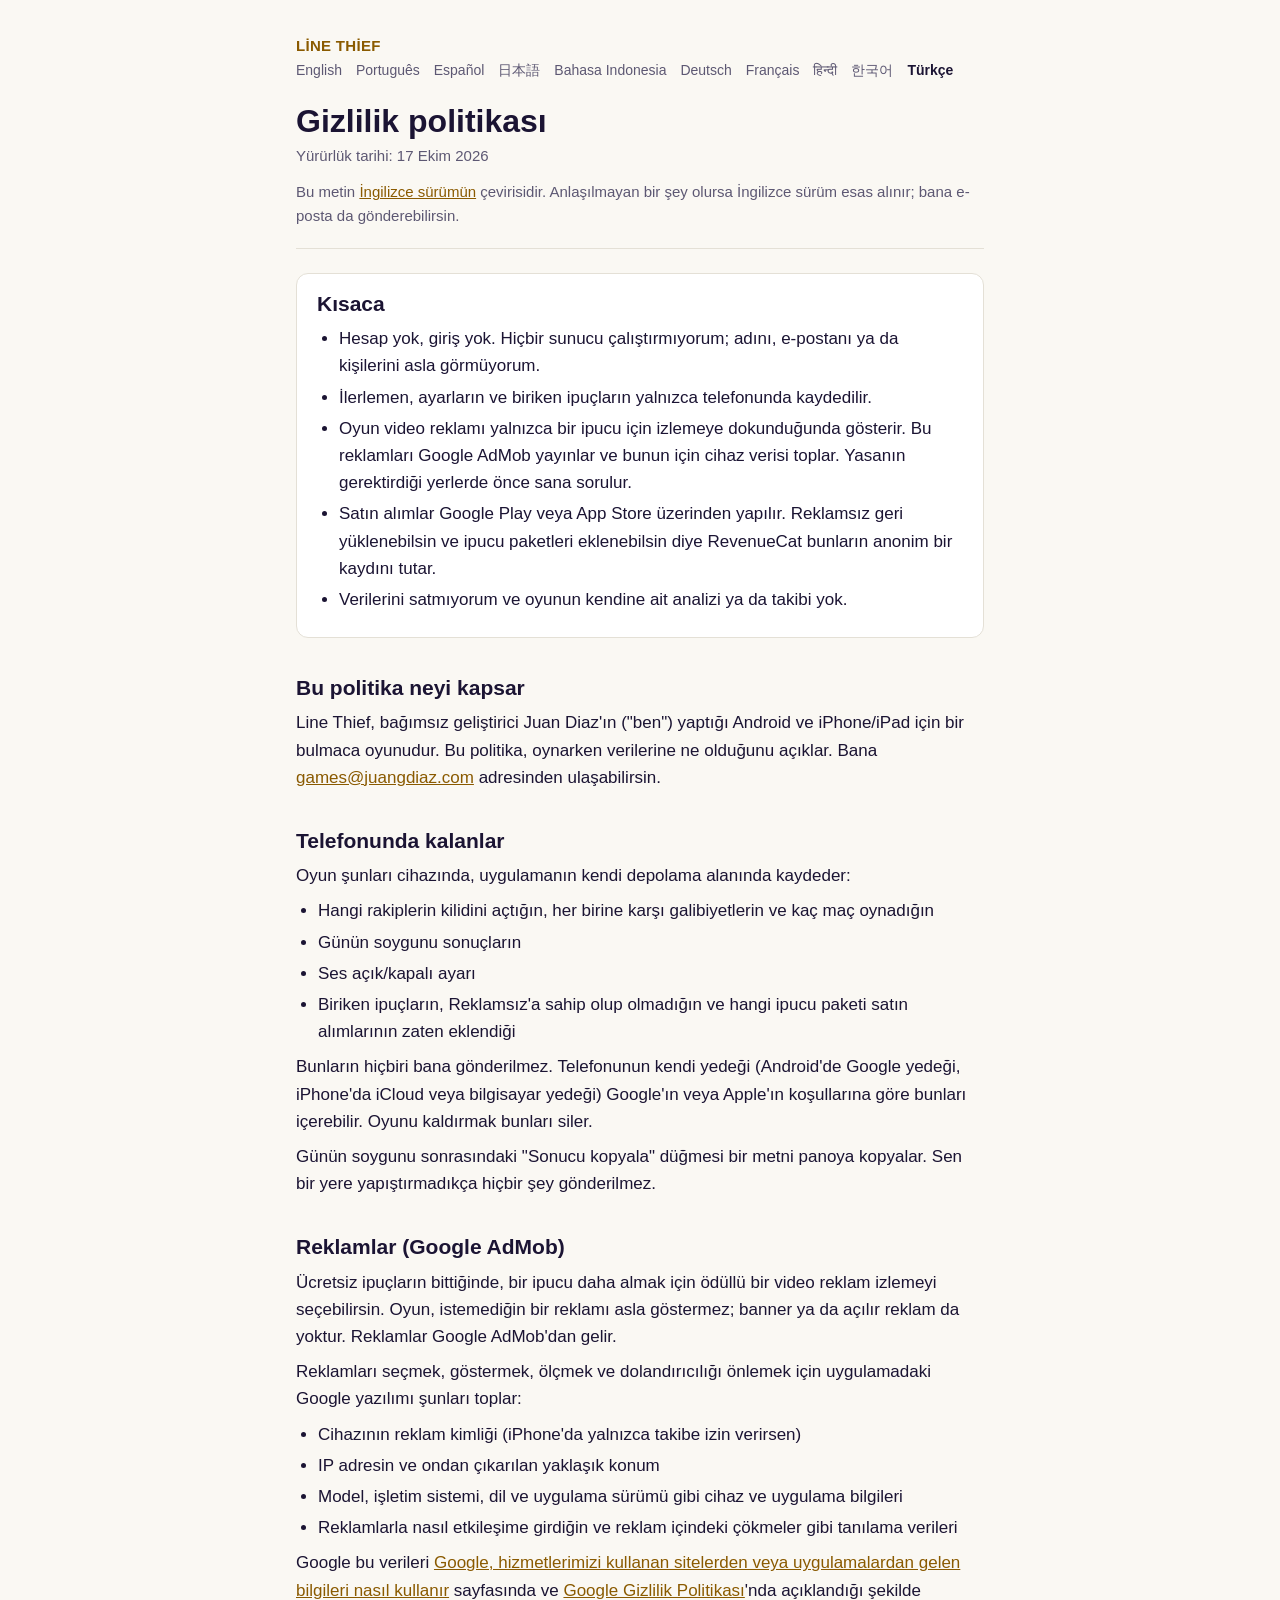
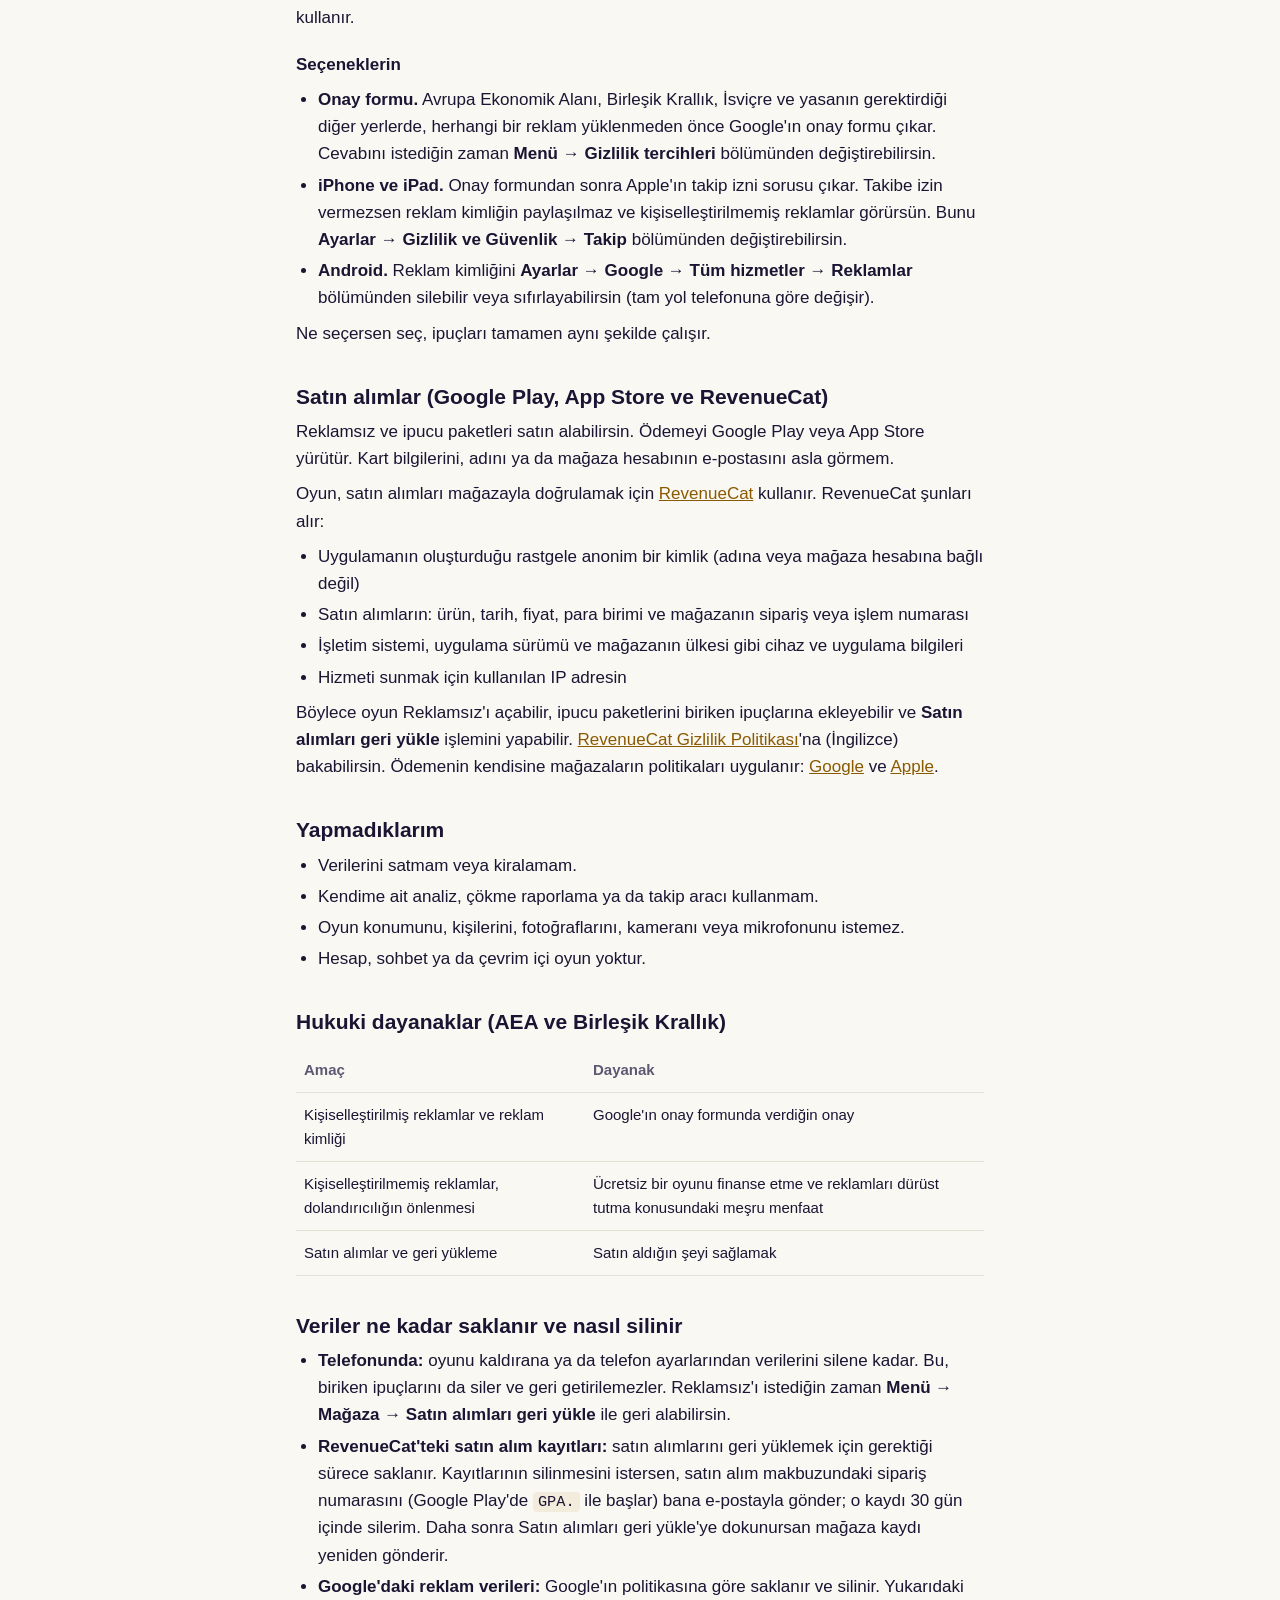
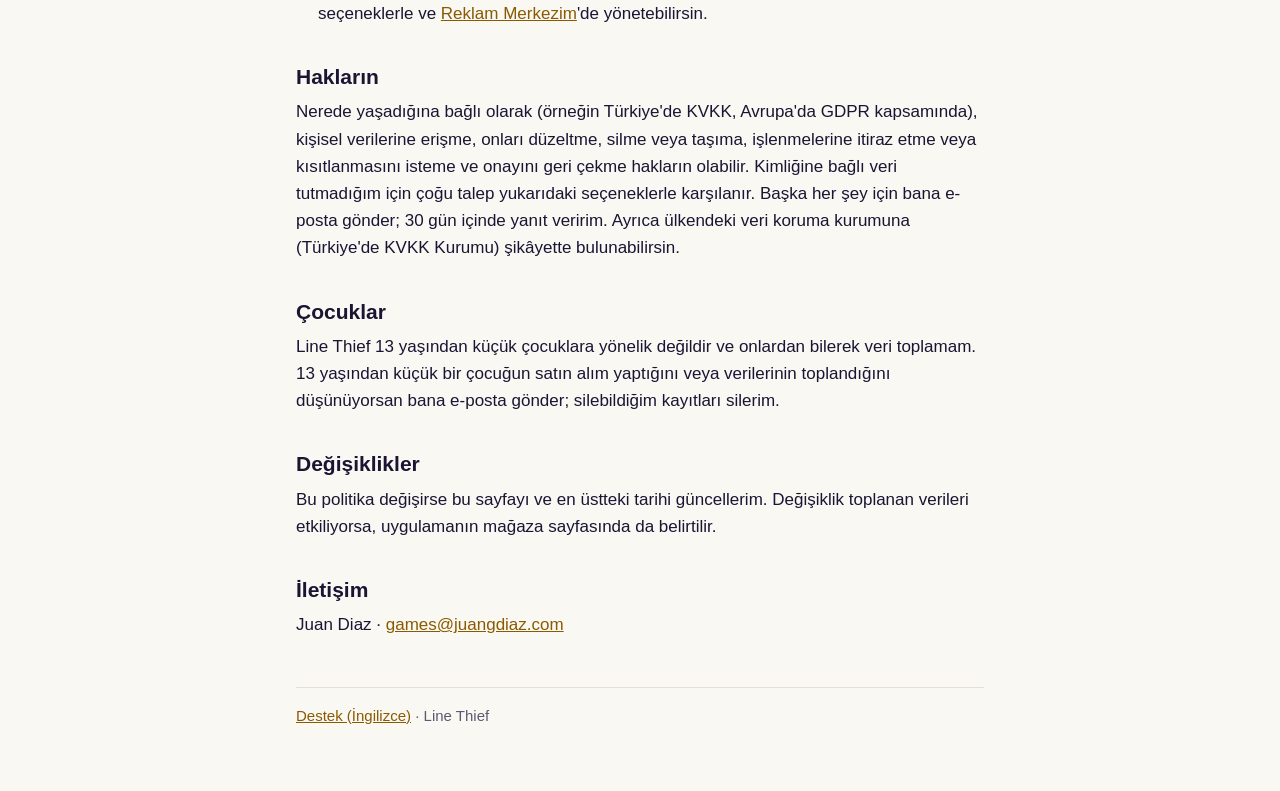
<file: privacy/tr/index.html>
<!doctype html>
<html lang="tr">
<head>
<meta charset="utf-8">
<meta name="viewport" content="width=device-width,initial-scale=1">
<title>Gizlilik politikası · Line Thief</title>
<meta name="description" content="Line Thief oyununun ne topladığı, kimlerle paylaştığı ve nasıl silebileceğin.">
<link rel="stylesheet" href="../../site.css">
</head>
<body>
<main>
<header>
  <a class="brand" href="../../support/">Line Thief</a>
  <nav class="langs" aria-label="Dil">
    <a href="../" lang="en">English</a>
    <a href="../pt/" lang="pt-BR">Português</a>
    <a href="../es/" lang="es">Español</a>
    <a href="../ja/" lang="ja">日本語</a>
    <a href="../id/" lang="id">Bahasa Indonesia</a>
    <a href="../de/" lang="de">Deutsch</a>
    <a href="../fr/" lang="fr">Français</a>
    <a href="../hi/" lang="hi">हिन्दी</a>
    <a href="../ko/" lang="ko">한국어</a>
    <a href="../tr/" lang="tr" aria-current="page">Türkçe</a>
  </nav>
  <h1>Gizlilik politikası</h1>
  <p class="meta">Yürürlük tarihi: 17 Ekim 2026</p>
  <p class="note">Bu metin <a href="../">İngilizce sürümün</a> çevirisidir. Anlaşılmayan bir şey olursa İngilizce sürüm esas alınır; bana e-posta da gönderebilirsin.</p>
</header>

<section class="summary">
  <h2>Kısaca</h2>
  <ul>
    <li>Hesap yok, giriş yok. Hiçbir sunucu çalıştırmıyorum; adını, e-postanı ya da kişilerini asla görmüyorum.</li>
    <li>İlerlemen, ayarların ve biriken ipuçların yalnızca telefonunda kaydedilir.</li>
    <li>Oyun video reklamı yalnızca bir ipucu için izlemeye dokunduğunda gösterir. Bu reklamları Google AdMob yayınlar ve bunun için cihaz verisi toplar. Yasanın gerektirdiği yerlerde önce sana sorulur.</li>
    <li>Satın alımlar Google Play veya App Store üzerinden yapılır. Reklamsız geri yüklenebilsin ve ipucu paketleri eklenebilsin diye RevenueCat bunların anonim bir kaydını tutar.</li>
    <li>Verilerini satmıyorum ve oyunun kendine ait analizi ya da takibi yok.</li>
  </ul>
</section>

<h2>Bu politika neyi kapsar</h2>
<p>Line Thief, bağımsız geliştirici Juan Diaz'ın ("ben") yaptığı Android ve iPhone/iPad için bir bulmaca oyunudur. Bu politika, oynarken verilerine ne olduğunu açıklar. Bana <a href="mailto:games@juangdiaz.com">games@juangdiaz.com</a> adresinden ulaşabilirsin.</p>

<h2>Telefonunda kalanlar</h2>
<p>Oyun şunları cihazında, uygulamanın kendi depolama alanında kaydeder:</p>
<ul>
  <li>Hangi rakiplerin kilidini açtığın, her birine karşı galibiyetlerin ve kaç maç oynadığın</li>
  <li>Günün soygunu sonuçların</li>
  <li>Ses açık/kapalı ayarı</li>
  <li>Biriken ipuçların, Reklamsız'a sahip olup olmadığın ve hangi ipucu paketi satın alımlarının zaten eklendiği</li>
</ul>
<p>Bunların hiçbiri bana gönderilmez. Telefonunun kendi yedeği (Android'de Google yedeği, iPhone'da iCloud veya bilgisayar yedeği) Google'ın veya Apple'ın koşullarına göre bunları içerebilir. Oyunu kaldırmak bunları siler.</p>
<p>Günün soygunu sonrasındaki "Sonucu kopyala" düğmesi bir metni panoya kopyalar. Sen bir yere yapıştırmadıkça hiçbir şey gönderilmez.</p>

<h2>Reklamlar (Google AdMob)</h2>
<p>Ücretsiz ipuçların bittiğinde, bir ipucu daha almak için ödüllü bir video reklam izlemeyi seçebilirsin. Oyun, istemediğin bir reklamı asla göstermez; banner ya da açılır reklam da yoktur. Reklamlar Google AdMob'dan gelir.</p>
<p>Reklamları seçmek, göstermek, ölçmek ve dolandırıcılığı önlemek için uygulamadaki Google yazılımı şunları toplar:</p>
<ul>
  <li>Cihazının reklam kimliği (iPhone'da yalnızca takibe izin verirsen)</li>
  <li>IP adresin ve ondan çıkarılan yaklaşık konum</li>
  <li>Model, işletim sistemi, dil ve uygulama sürümü gibi cihaz ve uygulama bilgileri</li>
  <li>Reklamlarla nasıl etkileşime girdiğin ve reklam içindeki çökmeler gibi tanılama verileri</li>
</ul>
<p>Google bu verileri <a href="https://policies.google.com/technologies/partner-sites?hl=tr">Google, hizmetlerimizi kullanan sitelerden veya uygulamalardan gelen bilgileri nasıl kullanır</a> sayfasında ve <a href="https://policies.google.com/privacy?hl=tr">Google Gizlilik Politikası</a>'nda açıklandığı şekilde kullanır.</p>
<h3>Seçeneklerin</h3>
<ul>
  <li><b>Onay formu.</b> Avrupa Ekonomik Alanı, Birleşik Krallık, İsviçre ve yasanın gerektirdiği diğer yerlerde, herhangi bir reklam yüklenmeden önce Google'ın onay formu çıkar. Cevabını istediğin zaman <b>Menü → Gizlilik tercihleri</b> bölümünden değiştirebilirsin.</li>
  <li><b>iPhone ve iPad.</b> Onay formundan sonra Apple'ın takip izni sorusu çıkar. Takibe izin vermezsen reklam kimliğin paylaşılmaz ve kişiselleştirilmemiş reklamlar görürsün. Bunu <b>Ayarlar → Gizlilik ve Güvenlik → Takip</b> bölümünden değiştirebilirsin.</li>
  <li><b>Android.</b> Reklam kimliğini <b>Ayarlar → Google → Tüm hizmetler → Reklamlar</b> bölümünden silebilir veya sıfırlayabilirsin (tam yol telefonuna göre değişir).</li>
</ul>
<p>Ne seçersen seç, ipuçları tamamen aynı şekilde çalışır.</p>

<h2>Satın alımlar (Google Play, App Store ve RevenueCat)</h2>
<p>Reklamsız ve ipucu paketleri satın alabilirsin. Ödemeyi Google Play veya App Store yürütür. Kart bilgilerini, adını ya da mağaza hesabının e-postasını asla görmem.</p>
<p>Oyun, satın alımları mağazayla doğrulamak için <a href="https://www.revenuecat.com">RevenueCat</a> kullanır. RevenueCat şunları alır:</p>
<ul>
  <li>Uygulamanın oluşturduğu rastgele anonim bir kimlik (adına veya mağaza hesabına bağlı değil)</li>
  <li>Satın alımların: ürün, tarih, fiyat, para birimi ve mağazanın sipariş veya işlem numarası</li>
  <li>İşletim sistemi, uygulama sürümü ve mağazanın ülkesi gibi cihaz ve uygulama bilgileri</li>
  <li>Hizmeti sunmak için kullanılan IP adresin</li>
</ul>
<p>Böylece oyun Reklamsız'ı açabilir, ipucu paketlerini biriken ipuçlarına ekleyebilir ve <b>Satın alımları geri yükle</b> işlemini yapabilir. <a href="https://www.revenuecat.com/privacy">RevenueCat Gizlilik Politikası</a>'na (İngilizce) bakabilirsin. Ödemenin kendisine mağazaların politikaları uygulanır: <a href="https://policies.google.com/privacy?hl=tr">Google</a> ve <a href="https://www.apple.com/legal/privacy/">Apple</a>.</p>

<h2>Yapmadıklarım</h2>
<ul>
  <li>Verilerini satmam veya kiralamam.</li>
  <li>Kendime ait analiz, çökme raporlama ya da takip aracı kullanmam.</li>
  <li>Oyun konumunu, kişilerini, fotoğraflarını, kameranı veya mikrofonunu istemez.</li>
  <li>Hesap, sohbet ya da çevrim içi oyun yoktur.</li>
</ul>

<h2>Hukuki dayanaklar (AEA ve Birleşik Krallık)</h2>
<table>
  <thead><tr><th>Amaç</th><th>Dayanak</th></tr></thead>
  <tbody>
    <tr><td>Kişiselleştirilmiş reklamlar ve reklam kimliği</td><td>Google'ın onay formunda verdiğin onay</td></tr>
    <tr><td>Kişiselleştirilmemiş reklamlar, dolandırıcılığın önlenmesi</td><td>Ücretsiz bir oyunu finanse etme ve reklamları dürüst tutma konusundaki meşru menfaat</td></tr>
    <tr><td>Satın alımlar ve geri yükleme</td><td>Satın aldığın şeyi sağlamak</td></tr>
  </tbody>
</table>

<h2>Veriler ne kadar saklanır ve nasıl silinir</h2>
<ul>
  <li><b>Telefonunda:</b> oyunu kaldırana ya da telefon ayarlarından verilerini silene kadar. Bu, biriken ipuçlarını da siler ve geri getirilemezler. Reklamsız'ı istediğin zaman <b>Menü → Mağaza → Satın alımları geri yükle</b> ile geri alabilirsin.</li>
  <li><b>RevenueCat'teki satın alım kayıtları:</b> satın alımlarını geri yüklemek için gerektiği sürece saklanır. Kayıtlarının silinmesini istersen, satın alım makbuzundaki sipariş numarasını (Google Play'de <code>GPA.</code> ile başlar) bana e-postayla gönder; o kaydı 30 gün içinde silerim. Daha sonra Satın alımları geri yükle'ye dokunursan mağaza kaydı yeniden gönderir.</li>
  <li><b>Google'daki reklam verileri:</b> Google'ın politikasına göre saklanır ve silinir. Yukarıdaki seçeneklerle ve <a href="https://myadcenter.google.com?hl=tr">Reklam Merkezim</a>'de yönetebilirsin.</li>
</ul>

<h2>Hakların</h2>
<p>Nerede yaşadığına bağlı olarak (örneğin Türkiye'de KVKK, Avrupa'da GDPR kapsamında), kişisel verilerine erişme, onları düzeltme, silme veya taşıma, işlenmelerine itiraz etme veya kısıtlanmasını isteme ve onayını geri çekme hakların olabilir. Kimliğine bağlı veri tutmadığım için çoğu talep yukarıdaki seçeneklerle karşılanır. Başka her şey için bana e-posta gönder; 30 gün içinde yanıt veririm. Ayrıca ülkendeki veri koruma kurumuna (Türkiye'de KVKK Kurumu) şikâyette bulunabilirsin.</p>

<h2>Çocuklar</h2>
<p>Line Thief 13 yaşından küçük çocuklara yönelik değildir ve onlardan bilerek veri toplamam. 13 yaşından küçük bir çocuğun satın alım yaptığını veya verilerinin toplandığını düşünüyorsan bana e-posta gönder; silebildiğim kayıtları silerim.</p>

<h2>Değişiklikler</h2>
<p>Bu politika değişirse bu sayfayı ve en üstteki tarihi güncellerim. Değişiklik toplanan verileri etkiliyorsa, uygulamanın mağaza sayfasında da belirtilir.</p>

<h2>İletişim</h2>
<p>Juan Diaz · <a href="mailto:games@juangdiaz.com">games@juangdiaz.com</a></p>

<footer>
  <a href="../../support/">Destek (İngilizce)</a> · Line Thief
</footer>
</main>
</body>
</html>
</file>
<file: site.css>
:root{--bg:#faf8f3;--fg:#1b1433;--muted:#5d5873;--line:#e4e0d6;--card:#fff;--accent:#8a5a00;--chip:#f3ecdc}
@media (prefers-color-scheme:dark){:root{--bg:#1b1433;--fg:#f3f0fa;--muted:#b4aecb;--line:#3a3158;--card:#251c45;--accent:#ffc94a;--chip:#2f2556}}
*{box-sizing:border-box}
body{margin:0;background:var(--bg);color:var(--fg);font:17px/1.6 -apple-system,BlinkMacSystemFont,"Segoe UI",Roboto,"Helvetica Neue",Arial,"Hiragino Sans","Apple SD Gothic Neo","Noto Sans JP","Noto Sans KR","Noto Sans Devanagari",sans-serif;-webkit-text-size-adjust:100%}
:lang(ko){word-break:keep-all}
:lang(ja){line-break:strict}
main{max-width:720px;margin:0 auto;padding:32px 16px 64px}
header{border-bottom:1px solid var(--line);padding-bottom:20px;margin-bottom:8px}
.brand{font-weight:800;letter-spacing:.02em;color:var(--accent);text-decoration:none;font-size:15px;text-transform:uppercase}
.langs{display:flex;flex-wrap:wrap;gap:4px 14px;margin:0 0 20px;font-size:14px}
.langs a{color:var(--muted);text-decoration:none}
.langs a[aria-current]{color:var(--fg);font-weight:700}
h1{font-size:32px;line-height:1.2;margin:8px 0 4px}
h2{font-size:21px;line-height:1.3;margin:36px 0 8px}
h3{font-size:17px;margin:20px 0 4px}
p,ul,ol{margin:8px 0}
ul,ol{padding-left:22px}
li{margin:4px 0}
a{color:var(--accent)}
.meta{color:var(--muted);font-size:15px;margin:0}
.note{color:var(--muted);font-size:15px;margin:12px 0 0}
.summary,.contact{background:var(--card);border:1px solid var(--line);border-radius:12px;padding:16px 20px;margin:24px 0}
.summary h2,.contact h2{margin-top:0}
.email{font-size:19px;font-weight:700;word-break:break-all}
table{width:100%;border-collapse:collapse;margin:12px 0;font-size:15px}
th,td{text-align:left;vertical-align:top;padding:10px 8px;border-bottom:1px solid var(--line)}
th{color:var(--muted);font-weight:600}
details{border-bottom:1px solid var(--line);padding:4px 0}
summary{cursor:pointer;font-weight:700;padding:10px 0}
details[open] summary{color:var(--accent)}
details>div{padding:0 0 12px}
code{background:var(--chip);padding:1px 5px;border-radius:4px;font-size:.9em}
footer{margin-top:48px;padding-top:16px;border-top:1px solid var(--line);color:var(--muted);font-size:15px}
@media (max-width:520px){table,thead,tbody,tr,th,td{display:block}thead{display:none}tr{border-bottom:1px solid var(--line);padding:8px 0}td{border:0;padding:2px 0}td:first-child{font-weight:700}}
</file>
